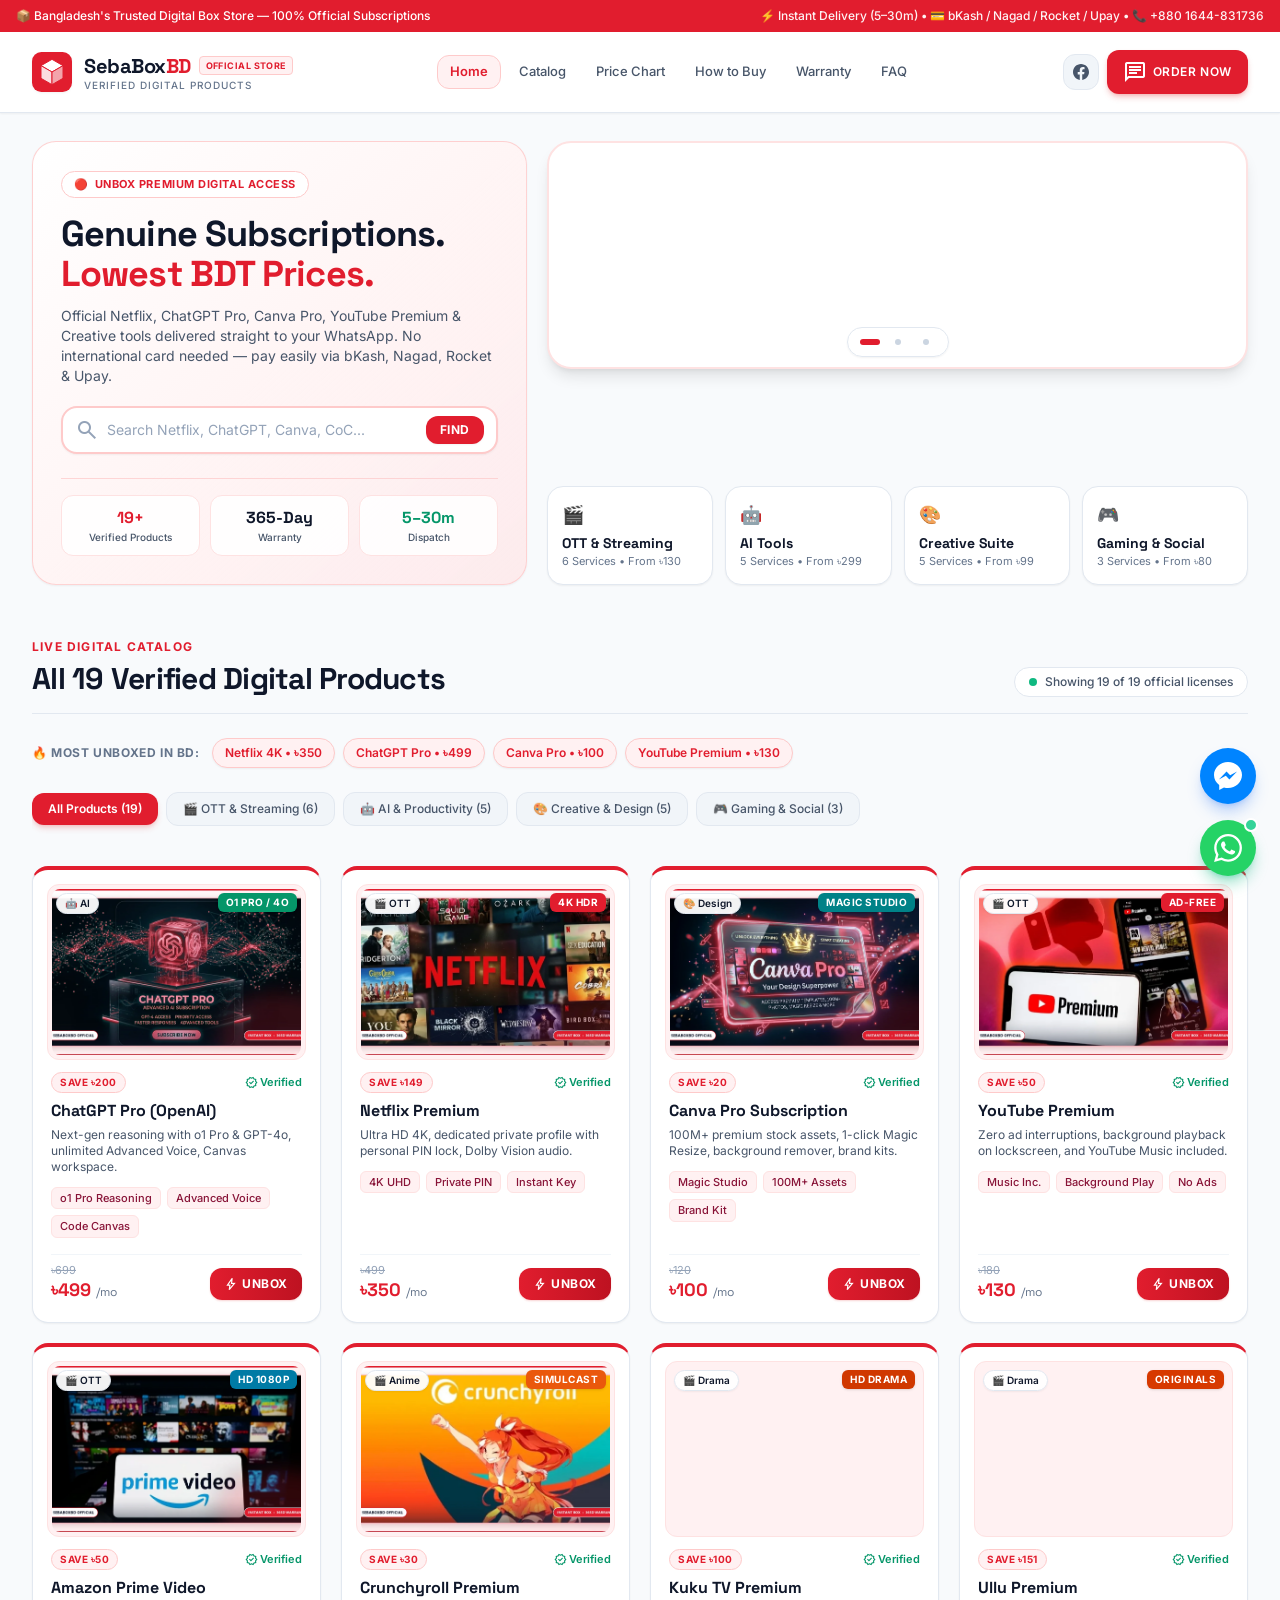
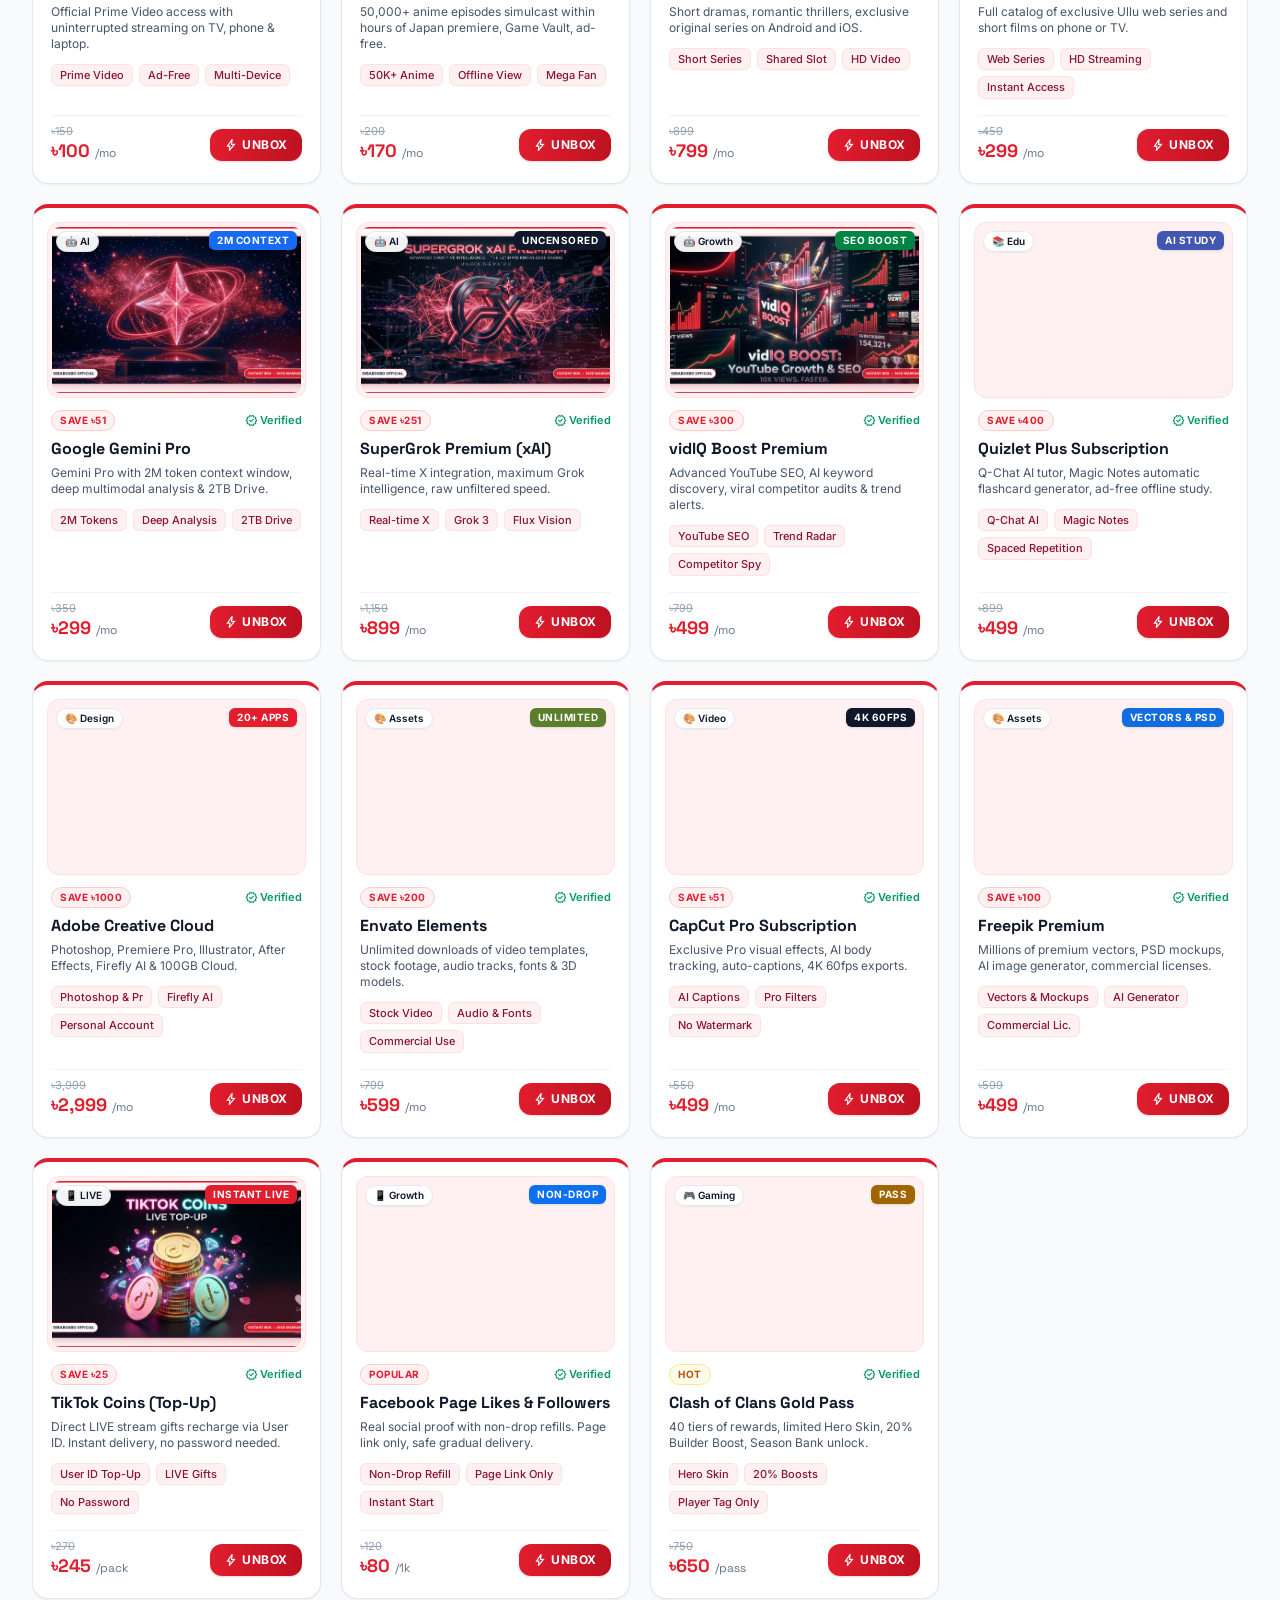
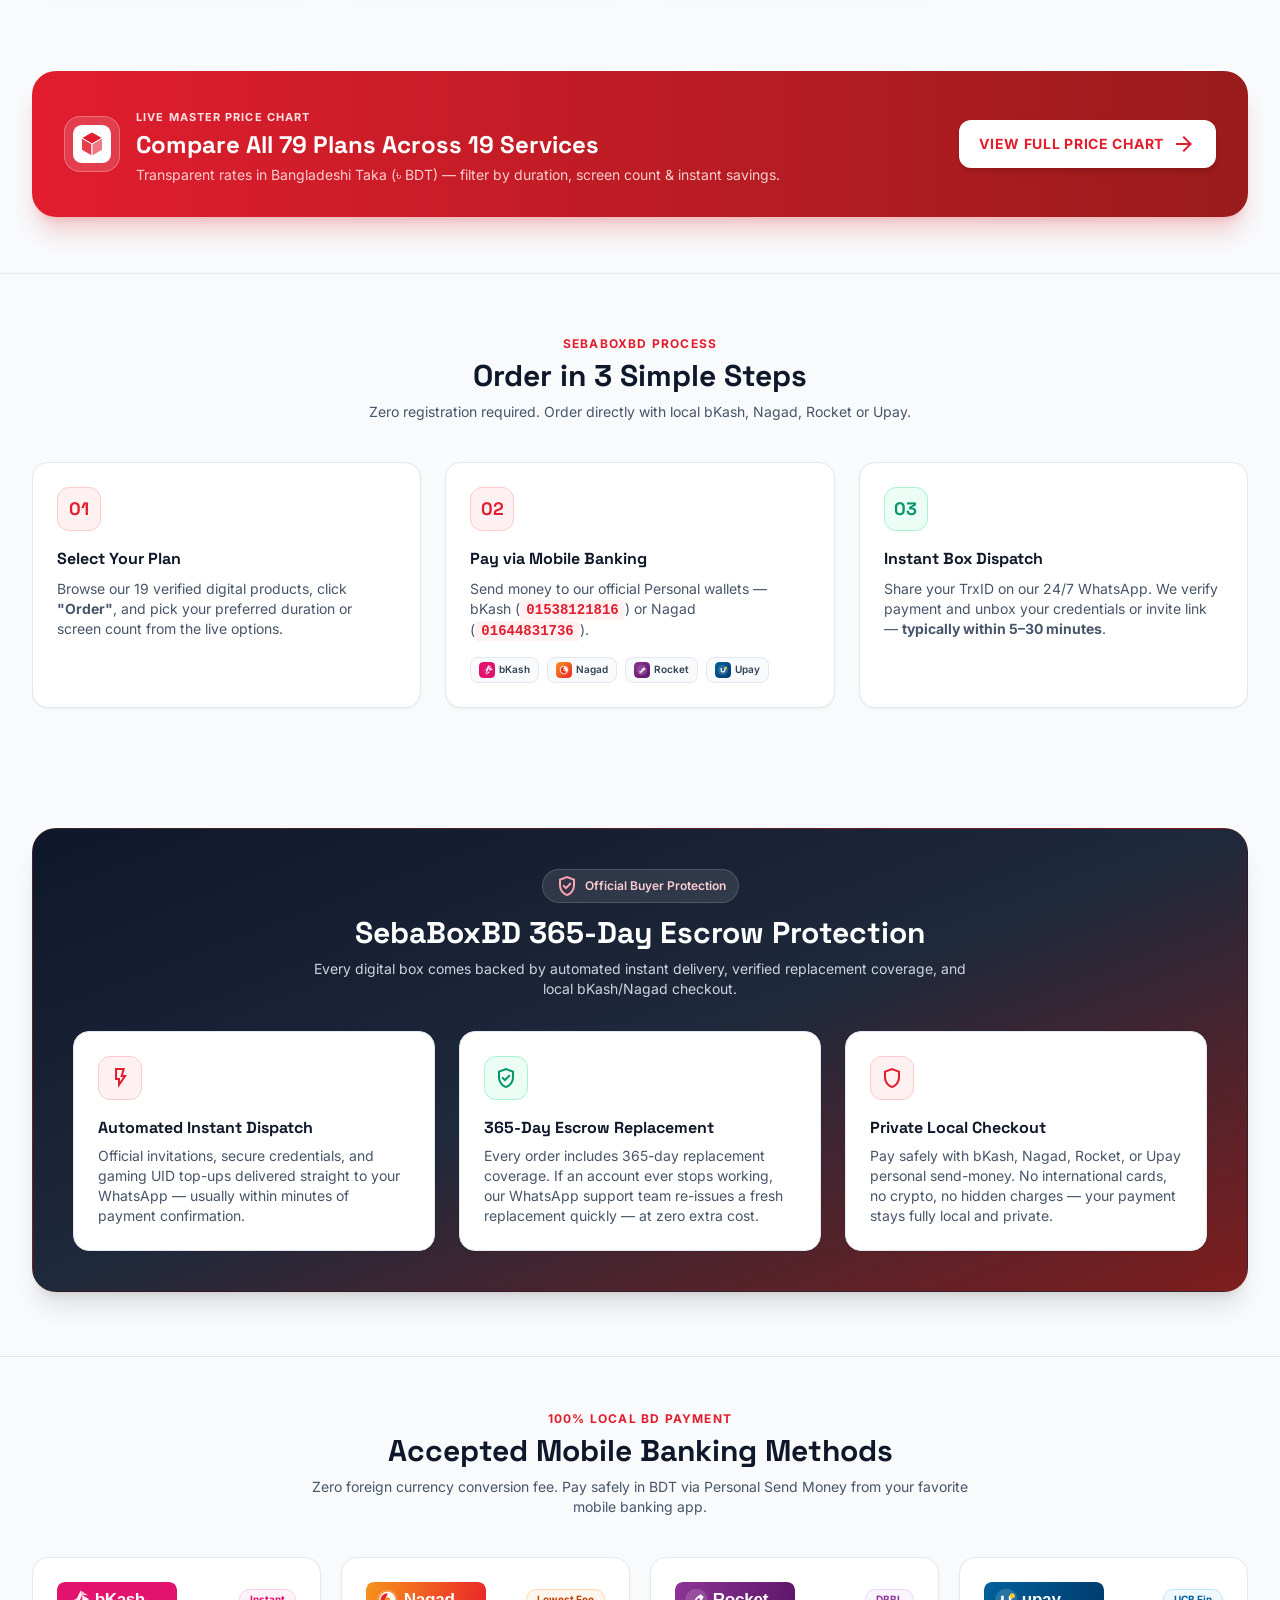
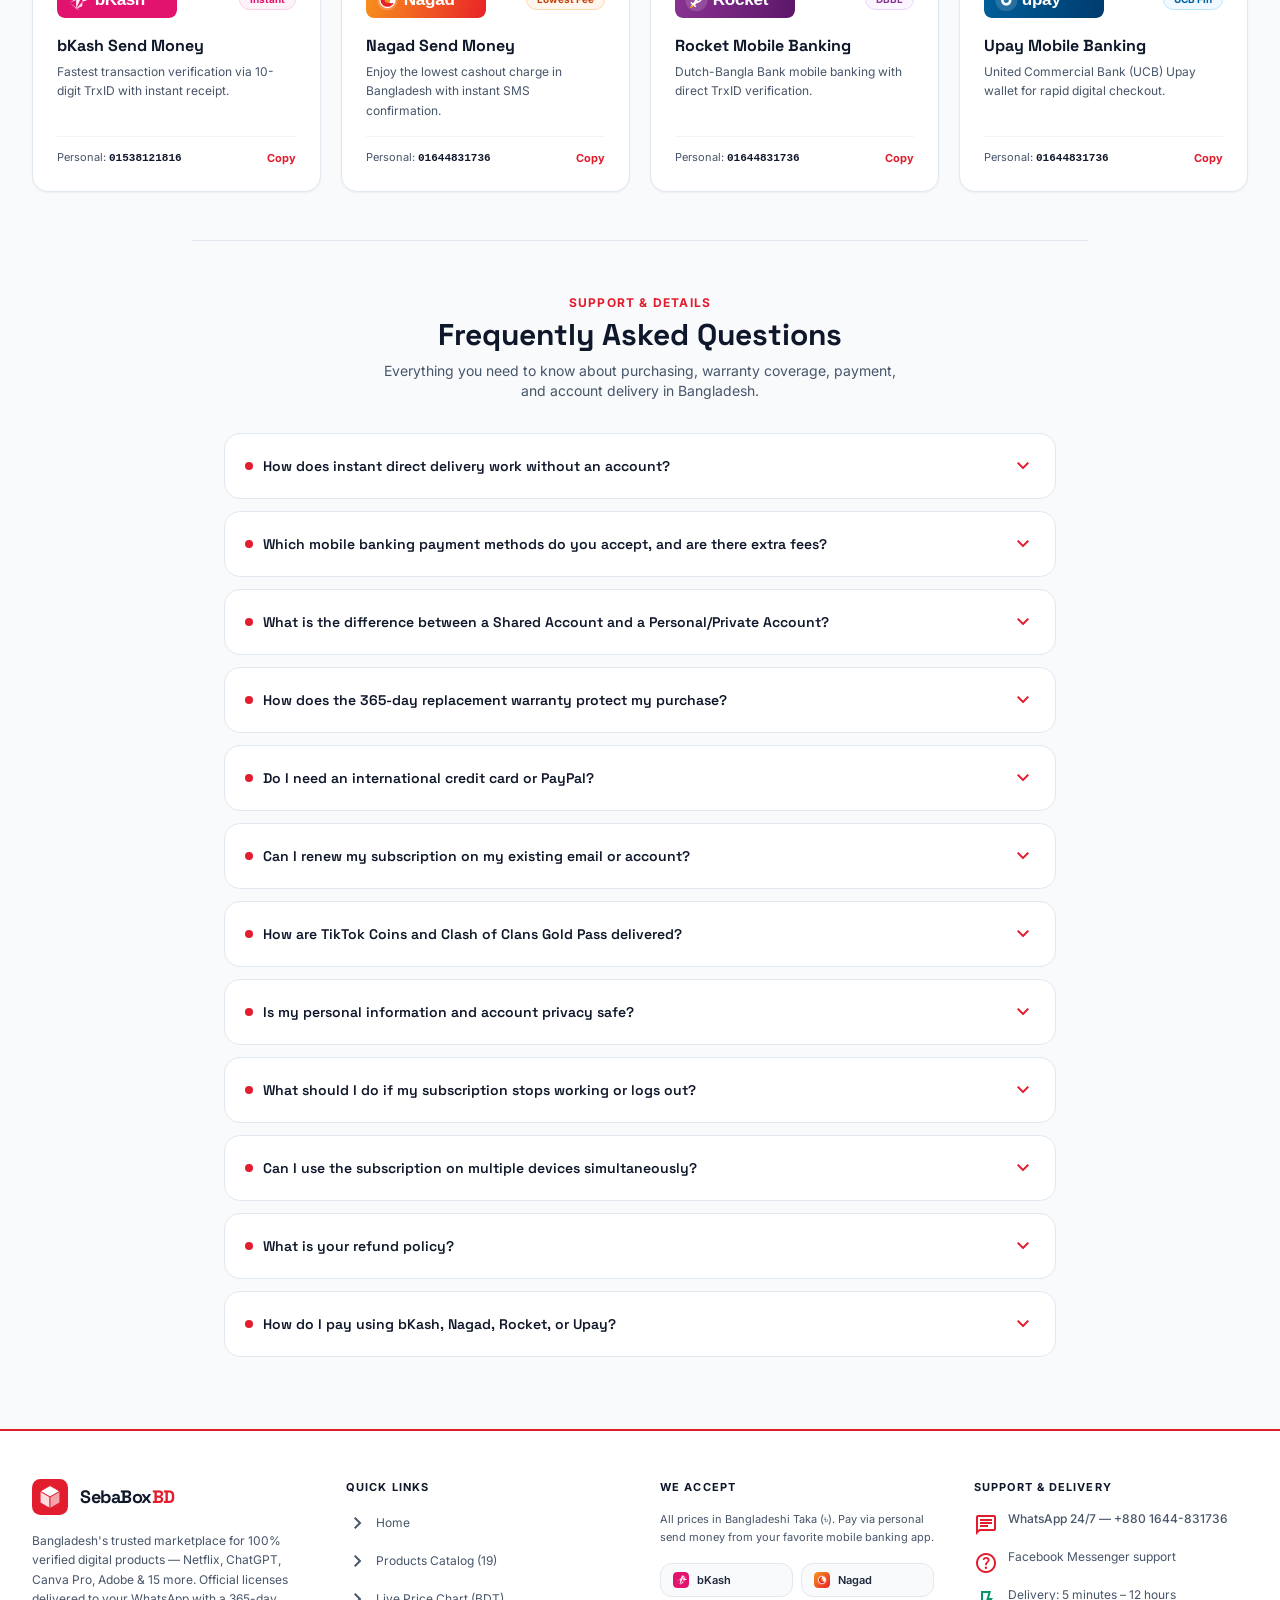
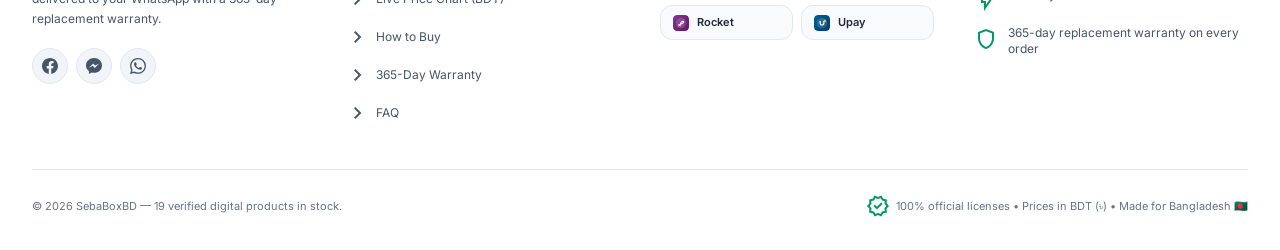
<file: index.html>
<!DOCTYPE html>
<html lang="en">
<head>
<meta charset="utf-8"/>
<meta content="width=device-width, initial-scale=1.0" name="viewport"/>
<title>Buy Premium Digital Subscriptions in Bangladesh | SebaBoxBD</title>
<meta name="description" content="Buy verified digital subscriptions in Bangladesh at lowest BDT prices. Netflix, ChatGPT, Canva &amp; Adobe via bKash/Nagad with instant delivery &amp; 365-day warranty."/>
<meta name="keywords" content="SebaBoxBD, digital subscriptions Bangladesh, Netflix BD, ChatGPT Plus Bangladesh, Canva Pro BD, YouTube Premium BDT, Adobe Creative Cloud Bangladesh, bKash, Nagad, Rocket, Upay, instant delivery"/>
<link rel="icon" type="image/svg+xml" href="sebaboxbd-icon.svg"/>
<link rel="apple-touch-icon" href="images/logo-192.png"/>
<link rel="canonical" href="https://www.sebaboxbd.com/"/>
<meta property="og:title" content="SebaBoxBD — Unbox Premium Digital Subscriptions in Bangladesh"/>
<meta property="og:description" content="Get verified digital products like Netflix, ChatGPT, Canva Pro, YouTube Premium & Adobe at lowest prices in Bangladesh. Instant delivery via bKash, Nagad, Rocket & Upay."/>
<meta property="og:image" content="https://www.sebaboxbd.com/og-image.jpg"/>
<meta property="og:url" content="https://www.sebaboxbd.com/"/>
<meta property="og:type" content="website"/>
<meta property="og:site_name" content="SebaBoxBD"/>
<meta name="twitter:card" content="summary_large_image"/>
<meta name="twitter:title" content="SebaBoxBD — Unbox Premium Digital Subscriptions in Bangladesh"/>
<meta name="twitter:description" content="Get verified digital products like Netflix, ChatGPT, Canva Pro, YouTube Premium & Adobe at lowest prices in Bangladesh."/>
<meta name="twitter:image" content="https://www.sebaboxbd.com/og-image.jpg"/>
<!-- High-Priority Asset Preloading -->
<link rel="preload" as="image" href="images/banners/hero-banner-1.webp?v=3" media="(min-width: 641px)" fetchpriority="high"/>
<link rel="preload" as="image" href="images/banners/hero-banner-1-mobile.webp?v=3" media="(max-width: 640px)" fetchpriority="high"/>
<link rel="preload" href="fonts/inter-400.woff2" as="font" type="font/woff2" crossorigin/>
<link rel="preload" href="fonts/space-grotesk-700.woff2" as="font" type="font/woff2" crossorigin/>
<link href="css/tailwind.css" rel="stylesheet"/>

<script type="application/ld+json">
{
  "@context": "https://schema.org",
  "@graph": [
    {
      "@type": ["Organization", "OnlineStore"],
      "@id": "https://www.sebaboxbd.com/#organization",
      "name": "SebaBoxBD",
      "url": "https://www.sebaboxbd.com/",
      "logo": "https://www.sebaboxbd.com/sebaboxbd-icon.svg",
      "image": "https://www.sebaboxbd.com/og-image.jpg",
      "description": "Verified digital products & subscriptions with instant delivery in Bangladesh via bKash, Nagad, Rocket, and Upay.",
      "sameAs": ["https://www.facebook.com/share/1F3zoLEESe/"],
      "currenciesAccepted": "BDT",
      "paymentAccepted": "bKash, Nagad, Rocket, Upay",
      "areaServed": { "@type": "Country", "name": "Bangladesh" },
      "contactPoint": {
        "@type": "ContactPoint",
        "telephone": "+8801644831736",
        "contactType": "customer service",
        "availableLanguage": ["English", "Bengali"]
      }
    },
    {
      "@type": "WebSite",
      "@id": "https://www.sebaboxbd.com/#website",
      "url": "https://www.sebaboxbd.com/",
      "name": "SebaBoxBD",
      "inLanguage": "en",
      "publisher": {
        "@id": "https://www.sebaboxbd.com/#organization"
      }
    },
    {
      "@type": "FAQPage",
      "@id": "https://www.sebaboxbd.com/#faq",
      "mainEntity": [
        {
          "@type": "Question",
          "name": "How does instant direct delivery work without an account?",
          "acceptedAnswer": {
            "@type": "Answer",
            "text": "No registration or login account is required. Simply select your subscription plan, choose your payment method (bKash, Nagad, Rocket, or Upay), and message our WhatsApp team. Once your TrxID is verified, your credentials or official invitation links are sent directly to your WhatsApp — usually within 5–30 minutes (up to 1–12 hours)."
          }
        },
        {
          "@type": "Question",
          "name": "Which mobile banking payment methods do you accept, and are there extra fees?",
          "acceptedAnswer": {
            "@type": "Answer",
            "text": "We accept bKash, Nagad, Rocket, and Upay Send Money to our official personal wallet numbers (bKash: 01538121816, Nagad: 01644831736). All purchases are priced in Bangladeshi Taka (BDT) with zero international transaction or currency exchange fees."
          }
        },
        {
          "@type": "Question",
          "name": "What is the difference between a Shared Account and a Personal/Private Account?",
          "acceptedAnswer": {
            "@type": "Answer",
            "text": "A Shared Account gives you a dedicated private profile with a personal 4-digit PIN lock on an official multi-screen account (strictly 1 screen at a time), offering the lowest price. A Personal/Private Account provides full master credentials or an invitation sent to your own email with complete multi-device control."
          }
        },
        {
          "@type": "Question",
          "name": "How does the 365-day replacement warranty protect my purchase?",
          "acceptedAnswer": {
            "@type": "Answer",
            "text": "Every order is covered by our 365-day replacement escrow warranty. If your subscription ever stops working or encounters issues during the active period, contact our 24/7 WhatsApp support and we will validate and re-issue a replacement slot or invitation quickly at zero extra cost."
          }
        },
        {
          "@type": "Question",
          "name": "Do I need an international credit card or PayPal?",
          "acceptedAnswer": {
            "@type": "Answer",
            "text": "No! You do not need any dual-currency credit card, passport endorsement, or PayPal account. All subscriptions are payable in BDT using local mobile banking apps: bKash, Nagad, Rocket, and Upay."
          }
        },
        {
          "@type": "Question",
          "name": "Can I renew my subscription on my existing email or account?",
          "acceptedAnswer": {
            "@type": "Answer",
            "text": "Yes! Renewable services like YouTube Premium, Canva Pro, and Adobe Creative Cloud can be renewed or activated directly on your personal Gmail/email without losing your saved projects or playlists."
          }
        },
        {
          "@type": "Question",
          "name": "How are TikTok Coins and Clash of Clans Gold Pass delivered?",
          "acceptedAnswer": {
            "@type": "Answer",
            "text": "Gaming and in-app currencies are sent directly to your Player ID, Supercell ID Tag, or TikTok Username. No password or personal login access is ever required."
          }
        },
        {
          "@type": "Question",
          "name": "Is my personal information and account privacy safe?",
          "acceptedAnswer": {
            "@type": "Answer",
            "text": "Yes, 100%. We operate under strict privacy standards. Shared profiles are PIN-protected, and for personal upgrades we only need your email address. We never store passwords or sell customer data."
          }
        },
        {
          "@type": "Question",
          "name": "What should I do if my subscription stops working or logs out?",
          "acceptedAnswer": {
            "@type": "Answer",
            "text": "Simply message our 24/7 customer support on WhatsApp (+880 1644-831736) with your order details and TrxID. Our dedicated support team verifies and restores your access or issues a replacement swiftly."
          }
        },
        {
          "@type": "Question",
          "name": "Can I use the subscription on multiple devices simultaneously?",
          "acceptedAnswer": {
            "@type": "Answer",
            "text": "For Shared Profile plans, usage is strictly 1 device/screen at a time to maintain account health. For Personal/Family subscriptions, you can log in on multiple devices according to the official plan specifications."
          }
        },
        {
          "@type": "Question",
          "name": "What is your refund policy?",
          "acceptedAnswer": {
            "@type": "Answer",
            "text": "If we fail to activate or deliver your service within our committed delivery timeframe, we issue a 100% full money-back refund back to your bKash, Nagad, Rocket, or Upay account without questions."
          }
        },
        {
          "@type": "Question",
          "name": "How do I pay using bKash, Nagad, Rocket, or Upay?",
          "acceptedAnswer": {
            "@type": "Answer",
            "text": "Open your mobile banking app, select 'Send Money', enter our official personal number (bKash: 01538121816, Nagad: 01644831736) and the exact amount in BDT. Once sent, share the 8-10 character Transaction ID (TrxID) or screenshot via WhatsApp for instant processing."
          }
        }
      ]
    }
  ]
}
</script>
</head>
<body class="bg-[#F8FAFC] font-sans antialiased text-[#0F172A] selection:bg-[#E11D2E] selection:text-white">

<!-- ================= TOP RED ANNOUNCEMENT BAR ================= -->
<div class="bg-[#E11D2E] text-white text-[11px] sm:text-xs font-medium py-2 px-4">
  <div class="max-w-7xl mx-auto flex flex-col sm:flex-row items-center justify-between gap-1 text-center sm:text-left">
    <span>📦 Bangladesh's Trusted Digital Box Store — 100% Official Subscriptions</span>
    <span class="opacity-95">⚡ Instant Delivery (5–30m) • 💳 bKash / Nagad / Rocket / Upay • 📞 +880 1644-831736</span>
  </div>
</div>

<!-- ================= STICKY WHITE NAVIGATION ================= -->
<header class="sticky top-0 z-50 bg-white/95 backdrop-blur-md border-b border-slate-200 shadow-sm">
  <div class="max-w-7xl mx-auto h-16 sm:h-20 px-4 sm:px-8 flex items-center justify-between gap-4">
    <a class="flex items-center gap-3 group" href="index.html">
      <img src="sebaboxbd-icon.svg" alt="SebaBoxBD Logo" class="h-10 w-10 object-contain group-hover:scale-105 transition-transform duration-300 drop-shadow-sm" width="40" height="40"/>
      <div class="flex flex-col">
        <div class="flex items-center gap-2">
          <span class="font-display font-bold text-lg sm:text-xl tracking-tight text-[#0F172A]">SebaBox<span class="text-[#E11D2E]">BD</span></span>
          <span class="hidden sm:inline-block px-1.5 py-0.5 rounded bg-[#FFF1F2] text-[#E11D2E] border border-red-200 text-[9px] font-bold uppercase tracking-wider">Official Store</span>
        </div>
        <span class="text-[10px] tracking-widest text-slate-500 font-medium uppercase -mt-0.5">Verified Digital Products</span>
      </div>
    </a>

    <nav class="hidden lg:flex items-center gap-1.5 text-[13px] font-medium">
      <a class="px-3 py-1.5 rounded-xl bg-[#FFF1F2] text-[#E11D2E] font-semibold border border-red-200" href="index.html">Home</a>
      <a class="px-3 py-1.5 rounded-xl text-slate-600 hover:text-[#E11D2E] hover:bg-red-50/70 transition-all" href="#catalog">Catalog</a>
      <a class="px-3 py-1.5 rounded-xl text-slate-600 hover:text-[#E11D2E] hover:bg-red-50/70 transition-all" href="pricing.html">Price Chart</a>
      <a class="px-3 py-1.5 rounded-xl text-slate-600 hover:text-[#E11D2E] hover:bg-red-50/70 transition-all" href="how-to-buy.html">How to Buy</a>
      <a class="px-3 py-1.5 rounded-xl text-slate-600 hover:text-[#E11D2E] hover:bg-red-50/70 transition-all" href="#guarantee">Warranty</a>
      <a class="px-3 py-1.5 rounded-xl text-slate-600 hover:text-[#E11D2E] hover:bg-red-50/70 transition-all" href="#faq">FAQ</a>
    </nav>

    <div class="flex items-center gap-2">
      <a href="https://www.facebook.com/share/1F3zoLEESe/" target="_blank" class="w-9 h-9 rounded-xl bg-slate-100 border border-slate-200 flex items-center justify-center text-slate-600 hover:text-[#E11D2E] hover:bg-[#FFF1F2] hover:border-red-200 transition-all" aria-label="Facebook Page">
        <svg class="w-4 h-4" fill="currentColor" viewBox="0 0 24 24"><path d="M24 12.073C24 5.405 18.627 0 12 0S0 5.405 0 12.073c0 6.021 4.388 11.015 10.125 11.927v-8.42H7.078v-3.507h3.047V9.412c0-3.046 1.792-4.727 4.533-4.727 1.312 0 2.686.235 2.686.235v2.97H15.83c-1.491 0-1.956.93-1.956 1.886v2.267h3.328l-.532 3.507h-2.796V24C19.612 23.088 24 18.094 24 12.073z"/></svg>
      </a>
      <a href="https://wa.me/8801644831736?text=Hello%20SebaBoxBD!%20I%20want%20to%20order." target="_blank" class="hidden sm:flex items-center gap-1.5 px-4 py-2.5 rounded-xl bg-[#E11D2E] hover:bg-[#BE1221] text-white font-semibold text-xs uppercase tracking-wider shadow-md shadow-red-600/25 transition-all">
        <span class="material-symbols-outlined text-[15px]">chat</span>
        <span>Order Now</span>
      </a>
      <button class="lg:hidden p-2 rounded-xl bg-slate-100 border border-slate-200 text-slate-700 hover:text-[#E11D2E] focus:outline-none" onclick="toggleMobileMenu()" aria-label="Toggle Menu">
        <span class="material-symbols-outlined text-2xl">menu</span>
      </button>
    </div>
  </div>

  <!-- Mobile Navigation Drawer -->
  <div class="hidden lg:hidden border-t border-slate-200 bg-white px-6 py-4 flex flex-col gap-2 text-sm text-slate-700 shadow-lg" id="mobileMenu">
    <a class="py-2 px-3 rounded-xl bg-[#FFF1F2] text-[#E11D2E] font-semibold" href="index.html" onclick="toggleMobileMenu()">Home</a>
    <a class="py-2 px-3 rounded-xl hover:bg-slate-50 transition-colors border-b border-slate-100" href="#catalog" onclick="toggleMobileMenu()">Catalog (19 Products)</a>
    <a class="py-2 px-3 rounded-xl hover:bg-slate-50 transition-colors border-b border-slate-100" href="pricing.html">Price Chart (BDT)</a>
    <a class="py-2 px-3 rounded-xl hover:bg-slate-50 transition-colors border-b border-slate-100" href="how-to-buy.html">How to Buy</a>
    <a class="py-2 px-3 rounded-xl hover:bg-slate-50 transition-colors border-b border-slate-100" href="#guarantee" onclick="toggleMobileMenu()">365-Day Warranty</a>
    <a class="py-2 px-3 rounded-xl hover:bg-slate-50 transition-colors border-b border-slate-100" href="#faq" onclick="toggleMobileMenu()">FAQ</a>
    <a class="mt-2 py-2.5 rounded-xl bg-[#E11D2E] hover:bg-[#BE1221] text-white font-bold text-center uppercase tracking-wider flex items-center justify-center gap-2 shadow-md shadow-red-600/25" href="https://wa.me/8801644831736?text=Hello%20SebaBoxBD!%20I%20want%20to%20order." target="_blank">
      <span class="material-symbols-outlined text-[18px]">chat</span>
      <span>Order on WhatsApp</span>
    </a>
  </div>
</header>

<main class="overflow-hidden">
<!-- ================= BENTO RED & WHITE HERO SECTION ================= -->
<section class="pt-5 sm:pt-7 pb-6 px-4 sm:px-6 lg:px-8 max-w-7xl mx-auto">
  <div class="grid grid-cols-1 lg:grid-cols-12 gap-5 items-stretch">

    <!-- Left Column: Crisp White & Soft Red Hero Card + Search -->
    <div class="lg:col-span-5 bg-gradient-to-br from-white via-[#FFF5F5] to-[#FFE4E6]/70 border border-red-200/80 rounded-3xl p-6 sm:p-7 shadow-sm flex flex-col justify-between">
      <div>
        <div class="inline-flex items-center gap-1.5 px-3 py-1 rounded-full bg-white border border-red-200 text-[#E11D2E] text-[11px] font-bold uppercase tracking-wider shadow-xs mb-4">
          <span>🔴</span>
          <span>Unbox Premium Digital Access</span>
        </div>

        <h1 class="font-display text-2xl sm:text-3xl xl:text-4xl font-bold text-[#0F172A] leading-tight tracking-tight">
          Genuine Subscriptions. <span class="text-[#E11D2E]">Lowest BDT Prices.</span>
        </h1>

        <p class="text-xs sm:text-sm text-slate-600 mt-3 leading-relaxed">
          Official Netflix, ChatGPT Pro, Canva Pro, YouTube Premium &amp; Creative tools delivered straight to your WhatsApp. No international card needed — pay easily via bKash, Nagad, Rocket &amp; Upay.
        </p>

        <!-- Integrated Live Autocomplete Search Box -->
        <div class="mt-5 relative z-30" id="searchContainer">
          <div class="relative flex items-center bg-white rounded-2xl border-2 border-red-200 focus-within:border-[#E11D2E] focus-within:ring-4 focus-within:ring-red-100 px-3 py-2 shadow-sm transition-all">
            <span class="material-symbols-outlined text-slate-400 mr-2 text-[20px] shrink-0">search</span>
            <input class="w-full bg-transparent border-none text-xs sm:text-sm text-slate-900 placeholder:text-slate-400 focus:outline-none focus:ring-0 p-0" id="searchInput" autocomplete="off" spellcheck="false" placeholder="Search Netflix, ChatGPT, Canva, CoC..." type="text"/>
            <button id="searchClearBtn" type="button" aria-label="Clear search" class="hidden shrink-0 p-1 text-slate-400 hover:text-[#E11D2E] transition-colors mr-1">
              <span class="material-symbols-outlined text-[18px] leading-none">close</span>
            </button>
            <button id="searchSubmitBtn" type="button" class="shrink-0 ml-1 px-3.5 py-1.5 rounded-xl bg-[#E11D2E] hover:bg-[#BE1221] text-white font-bold text-[11px] sm:text-xs tracking-wider uppercase shadow-sm transition-all" onclick="submitSearchOrScroll()">
              Find
            </button>
          </div>

          <!-- Floating Live Autocomplete Dropdown -->
          <div id="searchSuggestions" class="hidden absolute left-0 right-0 top-full mt-2 bg-white border border-slate-200 rounded-2xl shadow-2xl overflow-hidden z-50 transition-all">
            <!-- Dynamically rendered by app.js -->
          </div>
        </div>
      </div>

      <!-- Quick Stat Badges Row -->
      <div class="grid grid-cols-3 gap-2.5 mt-6 pt-4 border-t border-red-200/70">
        <div class="bg-white/90 border border-red-100 rounded-xl p-2.5 text-center">
          <div class="font-display font-bold text-sm sm:text-base text-[#E11D2E]">19+</div>
          <div class="text-[10px] font-medium text-slate-600">Verified Products</div>
        </div>
        <div class="bg-white/90 border border-red-100 rounded-xl p-2.5 text-center">
          <div class="font-display font-bold text-sm sm:text-base text-[#0F172A]">365-Day</div>
          <div class="text-[10px] font-medium text-slate-600">Warranty</div>
        </div>
        <div class="bg-white/90 border border-red-100 rounded-xl p-2.5 text-center">
          <div class="font-display font-bold text-sm sm:text-base text-emerald-600">5–30m</div>
          <div class="text-[10px] font-medium text-slate-600">Dispatch</div>
        </div>
      </div>
    </div>

    <!-- Right Column: Hero Carousel + 4 Quick Category Cards -->
    <div class="lg:col-span-7 flex flex-col justify-between gap-4">
      <!-- Interactive Hero Banner Carousel -->
      <div id="heroSliderContainer" class="relative w-full rounded-3xl overflow-hidden border-2 border-red-100 shadow-lg group select-none bg-white aspect-[800/420] sm:aspect-[1600/520]">
        <div id="heroSliderTrack" class="flex h-full w-full transition-transform duration-500 ease-out will-change-transform">
          <div class="min-w-full h-full flex-shrink-0 relative cursor-pointer" onclick="document.getElementById('catalog').scrollIntoView({behavior: 'smooth'})">
            <picture class="block w-full h-full">
              <source media="(max-width: 640px)" srcset="images/banners/hero-banner-1-mobile.webp?v=3">
              <img src="images/banners/hero-banner-1.webp?v=3" alt="Premium Streaming & OTT Subscriptions - SebaBoxBD" class="w-full h-full object-cover object-center block select-none" loading="eager" fetchpriority="high" decoding="async" width="1600" height="520">
            </picture>
          </div>
          <div class="min-w-full h-full flex-shrink-0 relative cursor-pointer" onclick="document.getElementById('catalog').scrollIntoView({behavior: 'smooth'})">
            <picture class="block w-full h-full">
              <source media="(max-width: 640px)" srcset="images/banners/hero-banner-2-mobile.webp?v=3">
              <img src="images/banners/hero-banner-2.webp?v=3" alt="AI Tools & Creative Software Licenses - SebaBoxBD" class="w-full h-full object-cover object-center block select-none" loading="lazy" decoding="async" width="1600" height="520">
            </picture>
          </div>
          <div class="min-w-full h-full flex-shrink-0 relative cursor-pointer" onclick="document.getElementById('catalog').scrollIntoView({behavior: 'smooth'})">
            <picture class="block w-full h-full">
              <source media="(max-width: 640px)" srcset="images/banners/hero-banner-3-mobile.webp?v=3">
              <img src="images/banners/hero-banner-3.webp?v=3" alt="Gaming & Social Media Top-Ups - SebaBoxBD" class="w-full h-full object-cover object-center block select-none" loading="lazy" decoding="async" width="1600" height="520">
            </picture>
          </div>
        </div>

        <!-- Navigation Arrows -->
        <button id="heroPrevBtn" aria-label="Previous Slide" onclick="prevHeroSlide()" class="hidden sm:flex absolute left-3 top-1/2 -translate-y-1/2 z-20 w-9 h-9 rounded-full bg-white/90 hover:bg-[#E11D2E] text-slate-800 hover:text-white border border-slate-200 items-center justify-center transition-all opacity-0 group-hover:opacity-100 shadow-md">
          <svg class="w-4 h-4" fill="none" stroke="currentColor" viewBox="0 0 24 24"><path stroke-linecap="round" stroke-linejoin="round" stroke-width="2.5" d="M15 19l-7-7 7-7"/></svg>
        </button>
        <button id="heroNextBtn" aria-label="Next Slide" onclick="nextHeroSlide()" class="hidden sm:flex absolute right-3 top-1/2 -translate-y-1/2 z-20 w-9 h-9 rounded-full bg-white/90 hover:bg-[#E11D2E] text-slate-800 hover:text-white border border-slate-200 items-center justify-center transition-all opacity-0 group-hover:opacity-100 shadow-md">
          <svg class="w-4 h-4" fill="none" stroke="currentColor" viewBox="0 0 24 24"><path stroke-linecap="round" stroke-linejoin="round" stroke-width="2.5" d="M9 5l7 7-7 7"/></svg>
        </button>

        <!-- Slide Dots -->
        <div class="absolute bottom-2.5 left-1/2 -translate-x-1/2 z-20 flex items-center gap-1 bg-white/90 backdrop-blur-md px-2.5 py-1 rounded-full border border-slate-200 shadow-sm" id="heroDots">
          <button onclick="gotoHeroSlide(0)" aria-label="Slide 1" class="hero-dot w-6 h-5 flex items-center justify-center"><span class="hero-dot-bar w-5 h-1.5 rounded-full bg-[#E11D2E] transition-all"></span></button>
          <button onclick="gotoHeroSlide(1)" aria-label="Slide 2" class="hero-dot w-6 h-5 flex items-center justify-center"><span class="hero-dot-bar w-1.5 h-1.5 rounded-full bg-slate-300 hover:bg-slate-500 transition-all"></span></button>
          <button onclick="gotoHeroSlide(2)" aria-label="Slide 3" class="hero-dot w-6 h-5 flex items-center justify-center"><span class="hero-dot-bar w-1.5 h-1.5 rounded-full bg-slate-300 hover:bg-slate-500 transition-all"></span></button>
        </div>
      </div>

      <!-- 4 Quick-Filter Category Cards -->
      <div class="grid grid-cols-2 sm:grid-cols-4 gap-3">
        <button type="button" onclick="setTab('ott', document.querySelector('#filterTabs [data-tab=ott]')); document.getElementById('catalog').scrollIntoView({behavior:'smooth'});" class="bg-white border border-slate-200 hover:border-[#E11D2E]/50 hover:bg-[#FFF1F2]/50 rounded-2xl p-3.5 text-left shadow-sm hover:shadow-md transition-all group">
          <div class="text-lg mb-1">🎬</div>
          <div class="font-display font-bold text-xs sm:text-sm text-slate-900 group-hover:text-[#E11D2E] transition-colors">OTT &amp; Streaming</div>
          <div class="text-[11px] text-slate-500">6 Services • From ৳130</div>
        </button>
        <button type="button" onclick="setTab('ai', document.querySelector('#filterTabs [data-tab=ai]')); document.getElementById('catalog').scrollIntoView({behavior:'smooth'});" class="bg-white border border-slate-200 hover:border-[#E11D2E]/50 hover:bg-[#FFF1F2]/50 rounded-2xl p-3.5 text-left shadow-sm hover:shadow-md transition-all group">
          <div class="text-lg mb-1">🤖</div>
          <div class="font-display font-bold text-xs sm:text-sm text-slate-900 group-hover:text-[#E11D2E] transition-colors">AI Tools</div>
          <div class="text-[11px] text-slate-500">5 Services • From ৳299</div>
        </button>
        <button type="button" onclick="setTab('creative', document.querySelector('#filterTabs [data-tab=creative]')); document.getElementById('catalog').scrollIntoView({behavior:'smooth'});" class="bg-white border border-slate-200 hover:border-[#E11D2E]/50 hover:bg-[#FFF1F2]/50 rounded-2xl p-3.5 text-left shadow-sm hover:shadow-md transition-all group">
          <div class="text-lg mb-1">🎨</div>
          <div class="font-display font-bold text-xs sm:text-sm text-slate-900 group-hover:text-[#E11D2E] transition-colors">Creative Suite</div>
          <div class="text-[11px] text-slate-500">5 Services • From ৳99</div>
        </button>
        <button type="button" onclick="setTab('social-gaming', document.querySelector('#filterTabs [data-tab=social-gaming]')); document.getElementById('catalog').scrollIntoView({behavior:'smooth'});" class="bg-white border border-slate-200 hover:border-[#E11D2E]/50 hover:bg-[#FFF1F2]/50 rounded-2xl p-3.5 text-left shadow-sm hover:shadow-md transition-all group">
          <div class="text-lg mb-1">🎮</div>
          <div class="font-display font-bold text-xs sm:text-sm text-slate-900 group-hover:text-[#E11D2E] transition-colors">Gaming &amp; Social</div>
          <div class="text-[11px] text-slate-500">3 Services • From ৳80</div>
        </button>
      </div>
    </div>

  </div>
</section>

<!-- ================= 19 VERIFIED DIGITAL PRODUCTS CATALOG ================= -->
<section class="pt-6 pb-12 px-4 sm:px-6 lg:px-8 max-w-7xl mx-auto" id="catalog">
  <div class="flex flex-col md:flex-row md:items-end justify-between gap-4 mb-6 pb-4 border-b border-slate-200">
    <div>
      <span class="text-xs font-bold uppercase tracking-widest text-[#E11D2E]">Live Digital Catalog</span>
      <h2 class="font-display text-2xl sm:text-3xl font-bold text-[#0F172A] mt-1 tracking-tight">All 19 Verified Digital Products</h2>
    </div>
    <div class="text-xs text-slate-600 flex items-center gap-2 bg-white px-3.5 py-1.5 rounded-full border border-slate-200 shadow-xs">
      <span class="w-2 h-2 rounded-full bg-emerald-500"></span>
      <span id="activeCountText" class="font-medium">Showing 19 of 19 official licenses</span>
    </div>
  </div>

  <!-- Most Unboxed in BD Quick-Pick Bar -->
  <div class="flex items-center gap-2 overflow-x-auto pb-3 mb-3 scrollbar-none">
    <span class="shrink-0 text-xs font-bold uppercase tracking-wider text-slate-500 flex items-center gap-1 pr-1">
      <span>🔥 Most Unboxed in BD:</span>
    </span>
    <button type="button" onclick="openProductPage(392)" class="shrink-0 px-3 py-1.5 rounded-full text-xs font-semibold bg-[#FFF1F2] text-[#E11D2E] border border-red-200 hover:bg-[#E11D2E] hover:text-white transition-all shadow-sm">
      Netflix 4K • ৳350
    </button>
    <button type="button" onclick="openProductPage(142)" class="shrink-0 px-3 py-1.5 rounded-full text-xs font-semibold bg-[#FFF1F2] text-[#E11D2E] border border-red-200 hover:bg-[#E11D2E] hover:text-white transition-all shadow-sm">
      ChatGPT Pro • ৳499
    </button>
    <button type="button" onclick="openProductPage(858)" class="shrink-0 px-3 py-1.5 rounded-full text-xs font-semibold bg-[#FFF1F2] text-[#E11D2E] border border-red-200 hover:bg-[#E11D2E] hover:text-white transition-all shadow-sm">
      Canva Pro • ৳100
    </button>
    <button type="button" onclick="openProductPage(861)" class="shrink-0 px-3 py-1.5 rounded-full text-xs font-semibold bg-[#FFF1F2] text-[#E11D2E] border border-red-200 hover:bg-[#E11D2E] hover:text-white transition-all shadow-sm">
      YouTube Premium • ৳130
    </button>
  </div>

  <!-- Filter Tabs -->
  <div class="flex items-center gap-2 overflow-x-auto pb-4 mb-6 scrollbar-none" id="filterTabs">
    <button data-tab="all" class="tab-btn active shrink-0 px-4 py-2 rounded-xl text-xs font-semibold bg-[#E11D2E] text-white shadow-md shadow-red-600/20 transition-all" onclick="setTab('all', this)">
      All Products (19)
    </button>
    <button data-tab="ott" class="tab-btn shrink-0 px-4 py-2 rounded-xl text-xs font-medium glass-pill text-slate-600 transition-all" onclick="setTab('ott', this)">
      🎬 OTT &amp; Streaming (6)
    </button>
    <button data-tab="ai" class="tab-btn shrink-0 px-4 py-2 rounded-xl text-xs font-medium glass-pill text-slate-600 transition-all" onclick="setTab('ai', this)">
      🤖 AI &amp; Productivity (5)
    </button>
    <button data-tab="creative" class="tab-btn shrink-0 px-4 py-2 rounded-xl text-xs font-medium glass-pill text-slate-600 transition-all" onclick="setTab('creative', this)">
      🎨 Creative &amp; Design (5)
    </button>
    <button data-tab="social-gaming" class="tab-btn shrink-0 px-4 py-2 rounded-xl text-xs font-medium glass-pill text-slate-600 transition-all" onclick="setTab('social-gaming', this)">
      🎮 Gaming &amp; Social (3)
    </button>
  </div>

  <!-- 19 Framed White Box Product Cards Grid -->
  <div class="grid grid-cols-2 sm:grid-cols-2 lg:grid-cols-3 xl:grid-cols-4 gap-3 sm:gap-5" id="productsGrid">

    <!-- 7. ChatGPT Pro (OpenAI) -->
    <div class="product-item bg-white border border-slate-200 border-t-4 border-t-[#E11D2E] rounded-2xl p-2.5 sm:p-3.5 shadow-sm hover:shadow-xl hover:border-[#E11D2E]/50 hover:-translate-y-1 flex flex-col justify-between transition-all duration-300 cursor-pointer group" data-category="ai" data-product-id="142" data-title="chatgpt pro" onclick="if (!event.target.closest('a')) openProductPage(142)">
      <div class="relative h-28 sm:h-44 rounded-xl overflow-hidden bg-[#FFF1F2] border border-red-100 p-1">
        <img src="images/products/chatgpt-pro-subscription-bd.webp?v=3" alt="ChatGPT Pro (OpenAI)" class="w-full h-full object-cover rounded-lg transition-transform duration-700 group-hover:scale-105" loading="lazy" decoding="async" width="600" height="338"/>
        <div class="absolute top-2 right-2 px-2 py-0.5 rounded-md text-[8px] sm:text-[10px] font-bold text-white uppercase tracking-wider shadow" style="background-color: #059669;">o1 Pro / 4o</div>
        <div class="absolute top-2 left-2 px-2 py-0.5 rounded-full text-[8px] sm:text-[10px] font-semibold bg-white/95 text-[#0F172A] border border-slate-200 shadow-sm">🤖 AI</div>
      </div>
      <div class="pt-3 px-1 pb-1 flex flex-col flex-grow justify-between">
        <div>
          <div class="flex items-center justify-between gap-1 mb-1.5">
            <span class="px-2 py-0.5 rounded-full bg-[#FFF1F2] text-[#E11D2E] border border-red-200 text-[8px] sm:text-[10px] font-bold uppercase tracking-wider">SAVE ৳200</span>
            <span class="text-[9px] sm:text-[11px] text-emerald-600 font-semibold flex items-center gap-0.5"><span class="material-symbols-outlined text-[12px] sm:text-[13px]">verified</span> Verified</span>
          </div>
          <a href="product.html?id=142" class="block">
            <h3 class="font-display font-bold text-slate-900 group-hover:text-[#E11D2E] text-xs sm:text-base leading-tight line-clamp-1 sm:line-clamp-none transition-colors">ChatGPT Pro (OpenAI)</h3>
          </a>
          <p class="text-[11px] sm:text-xs text-slate-600 mt-1 line-clamp-2 leading-relaxed hidden sm:block">Next-gen reasoning with o1 Pro &amp; GPT-4o, unlimited Advanced Voice, Canvas workspace.</p>
          <div class="hidden sm:flex flex-wrap items-center gap-1.5 mt-3">
            <span class="px-2 py-0.5 bg-[#FFF1F2] border border-red-100 rounded-md text-[11px] text-rose-900 font-medium">o1 Pro Reasoning</span>
            <span class="px-2 py-0.5 bg-[#FFF1F2] border border-red-100 rounded-md text-[11px] text-rose-900 font-medium">Advanced Voice</span>
            <span class="px-2 py-0.5 bg-[#FFF1F2] border border-red-100 rounded-md text-[11px] text-rose-900 font-medium">Code Canvas</span>
          </div>
        </div>
        <div class="mt-3 sm:mt-4 pt-2.5 border-t border-slate-100 flex items-center justify-between gap-1">
          <div>
            <span class="text-[9px] sm:text-[11px] text-slate-400 line-through block leading-none">৳699</span>
            <div class="text-xs sm:text-lg font-display font-bold text-[#E11D2E] leading-tight">৳499 <span class="text-[9px] sm:text-xs font-normal text-slate-500">/mo</span></div>
          </div>
          <a href="product.html?id=142" class="px-2.5 sm:px-3.5 py-1.5 sm:py-2 rounded-lg sm:rounded-xl bg-gradient-to-r from-[#E11D2E] to-[#BE1221] hover:from-[#BE1221] hover:to-[#9F1239] text-white font-bold text-[10px] sm:text-xs uppercase tracking-wider flex items-center justify-center gap-0.5 sm:gap-1 shadow-sm shadow-red-600/20 transition-all shrink-0">
            <span class="material-symbols-outlined text-[12px] sm:text-[14px]">bolt</span>
            <span>Unbox</span>
          </a>
        </div>
      </div>
    </div>

    <!-- 1. Netflix Premium -->
    <div class="product-item bg-white border border-slate-200 border-t-4 border-t-[#E11D2E] rounded-2xl p-2.5 sm:p-3.5 shadow-sm hover:shadow-xl hover:border-[#E11D2E]/50 hover:-translate-y-1 flex flex-col justify-between transition-all duration-300 cursor-pointer group" data-category="ott" data-product-id="392" data-title="netflix premium" onclick="if (!event.target.closest('a')) openProductPage(392)">
      <div class="relative h-28 sm:h-44 rounded-xl overflow-hidden bg-[#FFF1F2] border border-red-100 p-1">
        <img src="images/products/netflix-premium-subscription-bd.webp?v=3" alt="Netflix Premium" class="w-full h-full object-cover rounded-lg transition-transform duration-700 group-hover:scale-105" loading="lazy" decoding="async" width="600" height="338"/>
        <div class="absolute top-2 right-2 px-2 py-0.5 rounded-md text-[8px] sm:text-[10px] font-bold text-white uppercase tracking-wider shadow" style="background-color: #E11D2E;">4K HDR</div>
        <div class="absolute top-2 left-2 px-2 py-0.5 rounded-full text-[8px] sm:text-[10px] font-semibold bg-white/95 text-[#0F172A] border border-slate-200 shadow-sm">🎬 OTT</div>
      </div>
      <div class="pt-3 px-1 pb-1 flex flex-col flex-grow justify-between">
        <div>
          <div class="flex items-center justify-between gap-1 mb-1.5">
            <span class="px-2 py-0.5 rounded-full bg-[#FFF1F2] text-[#E11D2E] border border-red-200 text-[8px] sm:text-[10px] font-bold uppercase tracking-wider">SAVE ৳149</span>
            <span class="text-[9px] sm:text-[11px] text-emerald-600 font-semibold flex items-center gap-0.5"><span class="material-symbols-outlined text-[12px] sm:text-[13px]">verified</span> Verified</span>
          </div>
          <a href="product.html?id=392" class="block">
            <h3 class="font-display font-bold text-slate-900 group-hover:text-[#E11D2E] text-xs sm:text-base leading-tight line-clamp-1 sm:line-clamp-none transition-colors">Netflix Premium</h3>
          </a>
          <p class="text-[11px] sm:text-xs text-slate-600 mt-1 line-clamp-2 leading-relaxed hidden sm:block">Ultra HD 4K, dedicated private profile with personal PIN lock, Dolby Vision audio.</p>
          <div class="hidden sm:flex flex-wrap items-center gap-1.5 mt-3">
            <span class="px-2 py-0.5 bg-[#FFF1F2] border border-red-100 rounded-md text-[11px] text-rose-900 font-medium">4K UHD</span>
            <span class="px-2 py-0.5 bg-[#FFF1F2] border border-red-100 rounded-md text-[11px] text-rose-900 font-medium">Private PIN</span>
            <span class="px-2 py-0.5 bg-[#FFF1F2] border border-red-100 rounded-md text-[11px] text-rose-900 font-medium">Instant Key</span>
          </div>
        </div>
        <div class="mt-3 sm:mt-4 pt-2.5 border-t border-slate-100 flex items-center justify-between gap-1">
          <div>
            <span class="text-[9px] sm:text-[11px] text-slate-400 line-through block leading-none">৳499</span>
            <div class="text-xs sm:text-lg font-display font-bold text-[#E11D2E] leading-tight">৳350 <span class="text-[9px] sm:text-xs font-normal text-slate-500">/mo</span></div>
          </div>
          <a href="product.html?id=392" class="px-2.5 sm:px-3.5 py-1.5 sm:py-2 rounded-lg sm:rounded-xl bg-gradient-to-r from-[#E11D2E] to-[#BE1221] hover:from-[#BE1221] hover:to-[#9F1239] text-white font-bold text-[10px] sm:text-xs uppercase tracking-wider flex items-center justify-center gap-0.5 sm:gap-1 shadow-sm shadow-red-600/20 transition-all shrink-0">
            <span class="material-symbols-outlined text-[12px] sm:text-[14px]">bolt</span>
            <span>Unbox</span>
          </a>
        </div>
      </div>
    </div>

    <!-- 12. Canva Pro Subscription -->
    <div class="product-item bg-white border border-slate-200 border-t-4 border-t-[#E11D2E] rounded-2xl p-2.5 sm:p-3.5 shadow-sm hover:shadow-xl hover:border-[#E11D2E]/50 hover:-translate-y-1 flex flex-col justify-between transition-all duration-300 cursor-pointer group" data-category="creative" data-product-id="858" data-title="canva pro" onclick="if (!event.target.closest('a')) openProductPage(858)">
      <div class="relative h-28 sm:h-44 rounded-xl overflow-hidden bg-[#FFF1F2] border border-red-100 p-1">
        <img src="images/products/canva-pro-subscription-bd.webp?v=3" alt="Canva Pro Subscription" class="w-full h-full object-cover rounded-lg transition-transform duration-700 group-hover:scale-105" loading="lazy" decoding="async" width="600" height="338"/>
        <div class="absolute top-2 right-2 px-2 py-0.5 rounded-md text-[8px] sm:text-[10px] font-bold text-white uppercase tracking-wider shadow" style="background-color: #008287;">Magic Studio</div>
        <div class="absolute top-2 left-2 px-2 py-0.5 rounded-full text-[8px] sm:text-[10px] font-semibold bg-white/95 text-[#0F172A] border border-slate-200 shadow-sm">🎨 Design</div>
      </div>
      <div class="pt-3 px-1 pb-1 flex flex-col flex-grow justify-between">
        <div>
          <div class="flex items-center justify-between gap-1 mb-1.5">
            <span class="px-2 py-0.5 rounded-full bg-[#FFF1F2] text-[#E11D2E] border border-red-200 text-[8px] sm:text-[10px] font-bold uppercase tracking-wider">SAVE ৳20</span>
            <span class="text-[9px] sm:text-[11px] text-emerald-600 font-semibold flex items-center gap-0.5"><span class="material-symbols-outlined text-[12px] sm:text-[13px]">verified</span> Verified</span>
          </div>
          <a href="product.html?id=858" class="block">
            <h3 class="font-display font-bold text-slate-900 group-hover:text-[#E11D2E] text-xs sm:text-base leading-tight line-clamp-1 sm:line-clamp-none transition-colors">Canva Pro Subscription</h3>
          </a>
          <p class="text-[11px] sm:text-xs text-slate-600 mt-1 line-clamp-2 leading-relaxed hidden sm:block">100M+ premium stock assets, 1-click Magic Resize, background remover, brand kits.</p>
          <div class="hidden sm:flex flex-wrap items-center gap-1.5 mt-3">
            <span class="px-2 py-0.5 bg-[#FFF1F2] border border-red-100 rounded-md text-[11px] text-rose-900 font-medium">Magic Studio</span>
            <span class="px-2 py-0.5 bg-[#FFF1F2] border border-red-100 rounded-md text-[11px] text-rose-900 font-medium">100M+ Assets</span>
            <span class="px-2 py-0.5 bg-[#FFF1F2] border border-red-100 rounded-md text-[11px] text-rose-900 font-medium">Brand Kit</span>
          </div>
        </div>
        <div class="mt-3 sm:mt-4 pt-2.5 border-t border-slate-100 flex items-center justify-between gap-1">
          <div>
            <span class="text-[9px] sm:text-[11px] text-slate-400 line-through block leading-none">৳120</span>
            <div class="text-xs sm:text-lg font-display font-bold text-[#E11D2E] leading-tight">৳100 <span class="text-[9px] sm:text-xs font-normal text-slate-500">/mo</span></div>
          </div>
          <a href="product.html?id=858" class="px-2.5 sm:px-3.5 py-1.5 sm:py-2 rounded-lg sm:rounded-xl bg-gradient-to-r from-[#E11D2E] to-[#BE1221] hover:from-[#BE1221] hover:to-[#9F1239] text-white font-bold text-[10px] sm:text-xs uppercase tracking-wider flex items-center justify-center gap-0.5 sm:gap-1 shadow-sm shadow-red-600/20 transition-all shrink-0">
            <span class="material-symbols-outlined text-[12px] sm:text-[14px]">bolt</span>
            <span>Unbox</span>
          </a>
        </div>
      </div>
    </div>

    <!-- 3. YouTube Premium -->
    <div class="product-item bg-white border border-slate-200 border-t-4 border-t-[#E11D2E] rounded-2xl p-2.5 sm:p-3.5 shadow-sm hover:shadow-xl hover:border-[#E11D2E]/50 hover:-translate-y-1 flex flex-col justify-between transition-all duration-300 cursor-pointer group" data-category="ott" data-product-id="861" data-title="youtube premium" onclick="if (!event.target.closest('a')) openProductPage(861)">
      <div class="relative h-28 sm:h-44 rounded-xl overflow-hidden bg-[#FFF1F2] border border-red-100 p-1">
        <img src="images/products/youtube-premium-subscription-bd.webp?v=3" alt="YouTube Premium" class="w-full h-full object-cover rounded-lg transition-transform duration-700 group-hover:scale-105" loading="lazy" decoding="async" width="600" height="338"/>
        <div class="absolute top-2 right-2 px-2 py-0.5 rounded-md text-[8px] sm:text-[10px] font-bold text-white uppercase tracking-wider shadow" style="background-color: #E11D2E;">Ad-Free</div>
        <div class="absolute top-2 left-2 px-2 py-0.5 rounded-full text-[8px] sm:text-[10px] font-semibold bg-white/95 text-[#0F172A] border border-slate-200 shadow-sm">🎬 OTT</div>
      </div>
      <div class="pt-3 px-1 pb-1 flex flex-col flex-grow justify-between">
        <div>
          <div class="flex items-center justify-between gap-1 mb-1.5">
            <span class="px-2 py-0.5 rounded-full bg-[#FFF1F2] text-[#E11D2E] border border-red-200 text-[8px] sm:text-[10px] font-bold uppercase tracking-wider">SAVE ৳50</span>
            <span class="text-[9px] sm:text-[11px] text-emerald-600 font-semibold flex items-center gap-0.5"><span class="material-symbols-outlined text-[12px] sm:text-[13px]">verified</span> Verified</span>
          </div>
          <a href="product.html?id=861" class="block">
            <h3 class="font-display font-bold text-slate-900 group-hover:text-[#E11D2E] text-xs sm:text-base leading-tight line-clamp-1 sm:line-clamp-none transition-colors">YouTube Premium</h3>
          </a>
          <p class="text-[11px] sm:text-xs text-slate-600 mt-1 line-clamp-2 leading-relaxed hidden sm:block">Zero ad interruptions, background playback on lockscreen, and YouTube Music included.</p>
          <div class="hidden sm:flex flex-wrap items-center gap-1.5 mt-3">
            <span class="px-2 py-0.5 bg-[#FFF1F2] border border-red-100 rounded-md text-[11px] text-rose-900 font-medium">Music Inc.</span>
            <span class="px-2 py-0.5 bg-[#FFF1F2] border border-red-100 rounded-md text-[11px] text-rose-900 font-medium">Background Play</span>
            <span class="px-2 py-0.5 bg-[#FFF1F2] border border-red-100 rounded-md text-[11px] text-rose-900 font-medium">No Ads</span>
          </div>
        </div>
        <div class="mt-3 sm:mt-4 pt-2.5 border-t border-slate-100 flex items-center justify-between gap-1">
          <div>
            <span class="text-[9px] sm:text-[11px] text-slate-400 line-through block leading-none">৳180</span>
            <div class="text-xs sm:text-lg font-display font-bold text-[#E11D2E] leading-tight">৳130 <span class="text-[9px] sm:text-xs font-normal text-slate-500">/mo</span></div>
          </div>
          <a href="product.html?id=861" class="px-2.5 sm:px-3.5 py-1.5 sm:py-2 rounded-lg sm:rounded-xl bg-gradient-to-r from-[#E11D2E] to-[#BE1221] hover:from-[#BE1221] hover:to-[#9F1239] text-white font-bold text-[10px] sm:text-xs uppercase tracking-wider flex items-center justify-center gap-0.5 sm:gap-1 shadow-sm shadow-red-600/20 transition-all shrink-0">
            <span class="material-symbols-outlined text-[12px] sm:text-[14px]">bolt</span>
            <span>Unbox</span>
          </a>
        </div>
      </div>
    </div>

    <!-- 2. Amazon Prime Video -->
    <div class="product-item bg-white border border-slate-200 border-t-4 border-t-[#E11D2E] rounded-2xl p-2.5 sm:p-3.5 shadow-sm hover:shadow-xl hover:border-[#E11D2E]/50 hover:-translate-y-1 flex flex-col justify-between transition-all duration-300 cursor-pointer group" data-category="ott" data-product-id="390" data-title="amazon prime video" onclick="if (!event.target.closest('a')) openProductPage(390)">
      <div class="relative h-28 sm:h-44 rounded-xl overflow-hidden bg-[#FFF1F2] border border-red-100 p-1">
        <img src="images/products/amazon-prime-video-subscription-bd.webp?v=3" alt="Amazon Prime Video" class="w-full h-full object-cover rounded-lg transition-transform duration-700 group-hover:scale-105" loading="lazy" decoding="async" width="600" height="338"/>
        <div class="absolute top-2 right-2 px-2 py-0.5 rounded-md text-[8px] sm:text-[10px] font-bold text-white uppercase tracking-wider shadow" style="background-color: #007BA5;">HD 1080p</div>
        <div class="absolute top-2 left-2 px-2 py-0.5 rounded-full text-[8px] sm:text-[10px] font-semibold bg-white/95 text-[#0F172A] border border-slate-200 shadow-sm">🎬 OTT</div>
      </div>
      <div class="pt-3 px-1 pb-1 flex flex-col flex-grow justify-between">
        <div>
          <div class="flex items-center justify-between gap-1 mb-1.5">
            <span class="px-2 py-0.5 rounded-full bg-[#FFF1F2] text-[#E11D2E] border border-red-200 text-[8px] sm:text-[10px] font-bold uppercase tracking-wider">SAVE ৳50</span>
            <span class="text-[9px] sm:text-[11px] text-emerald-600 font-semibold flex items-center gap-0.5"><span class="material-symbols-outlined text-[12px] sm:text-[13px]">verified</span> Verified</span>
          </div>
          <a href="product.html?id=390" class="block">
            <h3 class="font-display font-bold text-slate-900 group-hover:text-[#E11D2E] text-xs sm:text-base leading-tight line-clamp-1 sm:line-clamp-none transition-colors">Amazon Prime Video</h3>
          </a>
          <p class="text-[11px] sm:text-xs text-slate-600 mt-1 line-clamp-2 leading-relaxed hidden sm:block">Official Prime Video access with uninterrupted streaming on TV, phone &amp; laptop.</p>
          <div class="hidden sm:flex flex-wrap items-center gap-1.5 mt-3">
            <span class="px-2 py-0.5 bg-[#FFF1F2] border border-red-100 rounded-md text-[11px] text-rose-900 font-medium">Prime Video</span>
            <span class="px-2 py-0.5 bg-[#FFF1F2] border border-red-100 rounded-md text-[11px] text-rose-900 font-medium">Ad-Free</span>
            <span class="px-2 py-0.5 bg-[#FFF1F2] border border-red-100 rounded-md text-[11px] text-rose-900 font-medium">Multi-Device</span>
          </div>
        </div>
        <div class="mt-3 sm:mt-4 pt-2.5 border-t border-slate-100 flex items-center justify-between gap-1">
          <div>
            <span class="text-[9px] sm:text-[11px] text-slate-400 line-through block leading-none">৳150</span>
            <div class="text-xs sm:text-lg font-display font-bold text-[#E11D2E] leading-tight">৳100 <span class="text-[9px] sm:text-xs font-normal text-slate-500">/mo</span></div>
          </div>
          <a href="product.html?id=390" class="px-2.5 sm:px-3.5 py-1.5 sm:py-2 rounded-lg sm:rounded-xl bg-gradient-to-r from-[#E11D2E] to-[#BE1221] hover:from-[#BE1221] hover:to-[#9F1239] text-white font-bold text-[10px] sm:text-xs uppercase tracking-wider flex items-center justify-center gap-0.5 sm:gap-1 shadow-sm shadow-red-600/20 transition-all shrink-0">
            <span class="material-symbols-outlined text-[12px] sm:text-[14px]">bolt</span>
            <span>Unbox</span>
          </a>
        </div>
      </div>
    </div>

    <!-- 4. Crunchyroll Premium -->
    <div class="product-item bg-white border border-slate-200 border-t-4 border-t-[#E11D2E] rounded-2xl p-2.5 sm:p-3.5 shadow-sm hover:shadow-xl hover:border-[#E11D2E]/50 hover:-translate-y-1 flex flex-col justify-between transition-all duration-300 cursor-pointer group" data-category="ott" data-product-id="865" data-title="crunchyroll premium" onclick="if (!event.target.closest('a')) openProductPage(865)">
      <div class="relative h-28 sm:h-44 rounded-xl overflow-hidden bg-[#FFF1F2] border border-red-100 p-1">
        <img src="images/products/crunchyroll-premium-subscription-bd.webp?v=3" alt="Crunchyroll Premium" class="w-full h-full object-cover rounded-lg transition-transform duration-700 group-hover:scale-105" loading="lazy" decoding="async" width="600" height="338"/>
        <div class="absolute top-2 right-2 px-2 py-0.5 rounded-md text-[8px] sm:text-[10px] font-bold text-white uppercase tracking-wider shadow" style="background-color: #EA580C;">Simulcast</div>
        <div class="absolute top-2 left-2 px-2 py-0.5 rounded-full text-[8px] sm:text-[10px] font-semibold bg-white/95 text-[#0F172A] border border-slate-200 shadow-sm">🎬 Anime</div>
      </div>
      <div class="pt-3 px-1 pb-1 flex flex-col flex-grow justify-between">
        <div>
          <div class="flex items-center justify-between gap-1 mb-1.5">
            <span class="px-2 py-0.5 rounded-full bg-[#FFF1F2] text-[#E11D2E] border border-red-200 text-[8px] sm:text-[10px] font-bold uppercase tracking-wider">SAVE ৳30</span>
            <span class="text-[9px] sm:text-[11px] text-emerald-600 font-semibold flex items-center gap-0.5"><span class="material-symbols-outlined text-[12px] sm:text-[13px]">verified</span> Verified</span>
          </div>
          <a href="product.html?id=865" class="block">
            <h3 class="font-display font-bold text-slate-900 group-hover:text-[#E11D2E] text-xs sm:text-base leading-tight line-clamp-1 sm:line-clamp-none transition-colors">Crunchyroll Premium</h3>
          </a>
          <p class="text-[11px] sm:text-xs text-slate-600 mt-1 line-clamp-2 leading-relaxed hidden sm:block">50,000+ anime episodes simulcast within hours of Japan premiere, Game Vault, ad-free.</p>
          <div class="hidden sm:flex flex-wrap items-center gap-1.5 mt-3">
            <span class="px-2 py-0.5 bg-[#FFF1F2] border border-red-100 rounded-md text-[11px] text-rose-900 font-medium">50K+ Anime</span>
            <span class="px-2 py-0.5 bg-[#FFF1F2] border border-red-100 rounded-md text-[11px] text-rose-900 font-medium">Offline View</span>
            <span class="px-2 py-0.5 bg-[#FFF1F2] border border-red-100 rounded-md text-[11px] text-rose-900 font-medium">Mega Fan</span>
          </div>
        </div>
        <div class="mt-3 sm:mt-4 pt-2.5 border-t border-slate-100 flex items-center justify-between gap-1">
          <div>
            <span class="text-[9px] sm:text-[11px] text-slate-400 line-through block leading-none">৳200</span>
            <div class="text-xs sm:text-lg font-display font-bold text-[#E11D2E] leading-tight">৳170 <span class="text-[9px] sm:text-xs font-normal text-slate-500">/mo</span></div>
          </div>
          <a href="product.html?id=865" class="px-2.5 sm:px-3.5 py-1.5 sm:py-2 rounded-lg sm:rounded-xl bg-gradient-to-r from-[#E11D2E] to-[#BE1221] hover:from-[#BE1221] hover:to-[#9F1239] text-white font-bold text-[10px] sm:text-xs uppercase tracking-wider flex items-center justify-center gap-0.5 sm:gap-1 shadow-sm shadow-red-600/20 transition-all shrink-0">
            <span class="material-symbols-outlined text-[12px] sm:text-[14px]">bolt</span>
            <span>Unbox</span>
          </a>
        </div>
      </div>
    </div>

    <!-- 5. Kuku TV Premium -->
    <div class="product-item bg-white border border-slate-200 border-t-4 border-t-[#E11D2E] rounded-2xl p-2.5 sm:p-3.5 shadow-sm hover:shadow-xl hover:border-[#E11D2E]/50 hover:-translate-y-1 flex flex-col justify-between transition-all duration-300 cursor-pointer group" data-category="ott" data-product-id="1328" data-title="kuku tv premium" onclick="if (!event.target.closest('a')) openProductPage(1328)">
      <div class="relative h-28 sm:h-44 rounded-xl overflow-hidden bg-[#FFF1F2] border border-red-100 p-1">
        <img src="images/products/kuku-tv-premium-bangladesh-price.webp?v=3" alt="Kuku TV Premium" class="w-full h-full object-cover rounded-lg transition-transform duration-700 group-hover:scale-105" loading="lazy" decoding="async" width="600" height="338"/>
        <div class="absolute top-2 right-2 px-2 py-0.5 rounded-md text-[8px] sm:text-[10px] font-bold text-white uppercase tracking-wider shadow" style="background-color: #D03800;">HD Drama</div>
        <div class="absolute top-2 left-2 px-2 py-0.5 rounded-full text-[8px] sm:text-[10px] font-semibold bg-white/95 text-[#0F172A] border border-slate-200 shadow-sm">🎬 Drama</div>
      </div>
      <div class="pt-3 px-1 pb-1 flex flex-col flex-grow justify-between">
        <div>
          <div class="flex items-center justify-between gap-1 mb-1.5">
            <span class="px-2 py-0.5 rounded-full bg-[#FFF1F2] text-[#E11D2E] border border-red-200 text-[8px] sm:text-[10px] font-bold uppercase tracking-wider">SAVE ৳100</span>
            <span class="text-[9px] sm:text-[11px] text-emerald-600 font-semibold flex items-center gap-0.5"><span class="material-symbols-outlined text-[12px] sm:text-[13px]">verified</span> Verified</span>
          </div>
          <a href="product.html?id=1328" class="block">
            <h3 class="font-display font-bold text-slate-900 group-hover:text-[#E11D2E] text-xs sm:text-base leading-tight line-clamp-1 sm:line-clamp-none transition-colors">Kuku TV Premium</h3>
          </a>
          <p class="text-[11px] sm:text-xs text-slate-600 mt-1 line-clamp-2 leading-relaxed hidden sm:block">Short dramas, romantic thrillers, exclusive original series on Android and iOS.</p>
          <div class="hidden sm:flex flex-wrap items-center gap-1.5 mt-3">
            <span class="px-2 py-0.5 bg-[#FFF1F2] border border-red-100 rounded-md text-[11px] text-rose-900 font-medium">Short Series</span>
            <span class="px-2 py-0.5 bg-[#FFF1F2] border border-red-100 rounded-md text-[11px] text-rose-900 font-medium">Shared Slot</span>
            <span class="px-2 py-0.5 bg-[#FFF1F2] border border-red-100 rounded-md text-[11px] text-rose-900 font-medium">HD Video</span>
          </div>
        </div>
        <div class="mt-3 sm:mt-4 pt-2.5 border-t border-slate-100 flex items-center justify-between gap-1">
          <div>
            <span class="text-[9px] sm:text-[11px] text-slate-400 line-through block leading-none">৳899</span>
            <div class="text-xs sm:text-lg font-display font-bold text-[#E11D2E] leading-tight">৳799 <span class="text-[9px] sm:text-xs font-normal text-slate-500">/mo</span></div>
          </div>
          <a href="product.html?id=1328" class="px-2.5 sm:px-3.5 py-1.5 sm:py-2 rounded-lg sm:rounded-xl bg-gradient-to-r from-[#E11D2E] to-[#BE1221] hover:from-[#BE1221] hover:to-[#9F1239] text-white font-bold text-[10px] sm:text-xs uppercase tracking-wider flex items-center justify-center gap-0.5 sm:gap-1 shadow-sm shadow-red-600/20 transition-all shrink-0">
            <span class="material-symbols-outlined text-[12px] sm:text-[14px]">bolt</span>
            <span>Unbox</span>
          </a>
        </div>
      </div>
    </div>

    <!-- 6. Ullu Premium -->
    <div class="product-item bg-white border border-slate-200 border-t-4 border-t-[#E11D2E] rounded-2xl p-2.5 sm:p-3.5 shadow-sm hover:shadow-xl hover:border-[#E11D2E]/50 hover:-translate-y-1 flex flex-col justify-between transition-all duration-300 cursor-pointer group" data-category="ott" data-product-id="389" data-title="ullu premium" onclick="if (!event.target.closest('a')) openProductPage(389)">
      <div class="relative h-28 sm:h-44 rounded-xl overflow-hidden bg-[#FFF1F2] border border-red-100 p-1">
        <img src="images/products/ullu-premium-subscription.webp?v=3" alt="Ullu Premium" class="w-full h-full object-cover rounded-lg transition-transform duration-700 group-hover:scale-105" loading="lazy" decoding="async" width="600" height="338"/>
        <div class="absolute top-2 right-2 px-2 py-0.5 rounded-md text-[8px] sm:text-[10px] font-bold text-white uppercase tracking-wider shadow" style="background-color: #D73900;">Originals</div>
        <div class="absolute top-2 left-2 px-2 py-0.5 rounded-full text-[8px] sm:text-[10px] font-semibold bg-white/95 text-[#0F172A] border border-slate-200 shadow-sm">🎬 Drama</div>
      </div>
      <div class="pt-3 px-1 pb-1 flex flex-col flex-grow justify-between">
        <div>
          <div class="flex items-center justify-between gap-1 mb-1.5">
            <span class="px-2 py-0.5 rounded-full bg-[#FFF1F2] text-[#E11D2E] border border-red-200 text-[8px] sm:text-[10px] font-bold uppercase tracking-wider">SAVE ৳151</span>
            <span class="text-[9px] sm:text-[11px] text-emerald-600 font-semibold flex items-center gap-0.5"><span class="material-symbols-outlined text-[12px] sm:text-[13px]">verified</span> Verified</span>
          </div>
          <a href="product.html?id=389" class="block">
            <h3 class="font-display font-bold text-slate-900 group-hover:text-[#E11D2E] text-xs sm:text-base leading-tight line-clamp-1 sm:line-clamp-none transition-colors">Ullu Premium</h3>
          </a>
          <p class="text-[11px] sm:text-xs text-slate-600 mt-1 line-clamp-2 leading-relaxed hidden sm:block">Full catalog of exclusive Ullu web series and short films on phone or TV.</p>
          <div class="hidden sm:flex flex-wrap items-center gap-1.5 mt-3">
            <span class="px-2 py-0.5 bg-[#FFF1F2] border border-red-100 rounded-md text-[11px] text-rose-900 font-medium">Web Series</span>
            <span class="px-2 py-0.5 bg-[#FFF1F2] border border-red-100 rounded-md text-[11px] text-rose-900 font-medium">HD Streaming</span>
            <span class="px-2 py-0.5 bg-[#FFF1F2] border border-red-100 rounded-md text-[11px] text-rose-900 font-medium">Instant Access</span>
          </div>
        </div>
        <div class="mt-3 sm:mt-4 pt-2.5 border-t border-slate-100 flex items-center justify-between gap-1">
          <div>
            <span class="text-[9px] sm:text-[11px] text-slate-400 line-through block leading-none">৳450</span>
            <div class="text-xs sm:text-lg font-display font-bold text-[#E11D2E] leading-tight">৳299 <span class="text-[9px] sm:text-xs font-normal text-slate-500">/mo</span></div>
          </div>
          <a href="product.html?id=389" class="px-2.5 sm:px-3.5 py-1.5 sm:py-2 rounded-lg sm:rounded-xl bg-gradient-to-r from-[#E11D2E] to-[#BE1221] hover:from-[#BE1221] hover:to-[#9F1239] text-white font-bold text-[10px] sm:text-xs uppercase tracking-wider flex items-center justify-center gap-0.5 sm:gap-1 shadow-sm shadow-red-600/20 transition-all shrink-0">
            <span class="material-symbols-outlined text-[12px] sm:text-[14px]">bolt</span>
            <span>Unbox</span>
          </a>
        </div>
      </div>
    </div>

    <!-- 8. Google Gemini Pro -->
    <div class="product-item bg-white border border-slate-200 border-t-4 border-t-[#E11D2E] rounded-2xl p-2.5 sm:p-3.5 shadow-sm hover:shadow-xl hover:border-[#E11D2E]/50 hover:-translate-y-1 flex flex-col justify-between transition-all duration-300 cursor-pointer group" data-category="ai" data-product-id="852" data-title="google gemini pro" onclick="if (!event.target.closest('a')) openProductPage(852)">
      <div class="relative h-28 sm:h-44 rounded-xl overflow-hidden bg-[#FFF1F2] border border-red-100 p-1">
        <img src="images/products/google-gemini-pro-subscription-bd.webp?v=3" alt="Google Gemini Pro" class="w-full h-full object-cover rounded-lg transition-transform duration-700 group-hover:scale-105" loading="lazy" decoding="async" width="600" height="338"/>
        <div class="absolute top-2 right-2 px-2 py-0.5 rounded-md text-[8px] sm:text-[10px] font-bold text-white uppercase tracking-wider shadow" style="background-color: #186AF2;">2M Context</div>
        <div class="absolute top-2 left-2 px-2 py-0.5 rounded-full text-[8px] sm:text-[10px] font-semibold bg-white/95 text-[#0F172A] border border-slate-200 shadow-sm">🤖 AI</div>
      </div>
      <div class="pt-3 px-1 pb-1 flex flex-col flex-grow justify-between">
        <div>
          <div class="flex items-center justify-between gap-1 mb-1.5">
            <span class="px-2 py-0.5 rounded-full bg-[#FFF1F2] text-[#E11D2E] border border-red-200 text-[8px] sm:text-[10px] font-bold uppercase tracking-wider">SAVE ৳51</span>
            <span class="text-[9px] sm:text-[11px] text-emerald-600 font-semibold flex items-center gap-0.5"><span class="material-symbols-outlined text-[12px] sm:text-[13px]">verified</span> Verified</span>
          </div>
          <a href="product.html?id=852" class="block">
            <h3 class="font-display font-bold text-slate-900 group-hover:text-[#E11D2E] text-xs sm:text-base leading-tight line-clamp-1 sm:line-clamp-none transition-colors">Google Gemini Pro</h3>
          </a>
          <p class="text-[11px] sm:text-xs text-slate-600 mt-1 line-clamp-2 leading-relaxed hidden sm:block">Gemini Pro with 2M token context window, deep multimodal analysis &amp; 2TB Drive.</p>
          <div class="hidden sm:flex flex-wrap items-center gap-1.5 mt-3">
            <span class="px-2 py-0.5 bg-[#FFF1F2] border border-red-100 rounded-md text-[11px] text-rose-900 font-medium">2M Tokens</span>
            <span class="px-2 py-0.5 bg-[#FFF1F2] border border-red-100 rounded-md text-[11px] text-rose-900 font-medium">Deep Analysis</span>
            <span class="px-2 py-0.5 bg-[#FFF1F2] border border-red-100 rounded-md text-[11px] text-rose-900 font-medium">2TB Drive</span>
          </div>
        </div>
        <div class="mt-3 sm:mt-4 pt-2.5 border-t border-slate-100 flex items-center justify-between gap-1">
          <div>
            <span class="text-[9px] sm:text-[11px] text-slate-400 line-through block leading-none">৳350</span>
            <div class="text-xs sm:text-lg font-display font-bold text-[#E11D2E] leading-tight">৳299 <span class="text-[9px] sm:text-xs font-normal text-slate-500">/mo</span></div>
          </div>
          <a href="product.html?id=852" class="px-2.5 sm:px-3.5 py-1.5 sm:py-2 rounded-lg sm:rounded-xl bg-gradient-to-r from-[#E11D2E] to-[#BE1221] hover:from-[#BE1221] hover:to-[#9F1239] text-white font-bold text-[10px] sm:text-xs uppercase tracking-wider flex items-center justify-center gap-0.5 sm:gap-1 shadow-sm shadow-red-600/20 transition-all shrink-0">
            <span class="material-symbols-outlined text-[12px] sm:text-[14px]">bolt</span>
            <span>Unbox</span>
          </a>
        </div>
      </div>
    </div>

    <!-- 9. SuperGrok Premium (xAI) -->
    <div class="product-item bg-white border border-slate-200 border-t-4 border-t-[#E11D2E] rounded-2xl p-2.5 sm:p-3.5 shadow-sm hover:shadow-xl hover:border-[#E11D2E]/50 hover:-translate-y-1 flex flex-col justify-between transition-all duration-300 cursor-pointer group" data-category="ai" data-product-id="854" data-title="supergrok premium (xai)" onclick="if (!event.target.closest('a')) openProductPage(854)">
      <div class="relative h-28 sm:h-44 rounded-xl overflow-hidden bg-[#FFF1F2] border border-red-100 p-1">
        <img src="images/products/supergrok-premium-subscription-bd.webp?v=3" alt="SuperGrok Premium (xAI)" class="w-full h-full object-cover rounded-lg transition-transform duration-700 group-hover:scale-105" loading="lazy" decoding="async" width="600" height="338"/>
        <div class="absolute top-2 right-2 px-2 py-0.5 rounded-md text-[8px] sm:text-[10px] font-bold text-white uppercase tracking-wider shadow" style="background-color: #0F172A;">Uncensored</div>
        <div class="absolute top-2 left-2 px-2 py-0.5 rounded-full text-[8px] sm:text-[10px] font-semibold bg-white/95 text-[#0F172A] border border-slate-200 shadow-sm">🤖 AI</div>
      </div>
      <div class="pt-3 px-1 pb-1 flex flex-col flex-grow justify-between">
        <div>
          <div class="flex items-center justify-between gap-1 mb-1.5">
            <span class="px-2 py-0.5 rounded-full bg-[#FFF1F2] text-[#E11D2E] border border-red-200 text-[8px] sm:text-[10px] font-bold uppercase tracking-wider">SAVE ৳251</span>
            <span class="text-[9px] sm:text-[11px] text-emerald-600 font-semibold flex items-center gap-0.5"><span class="material-symbols-outlined text-[12px] sm:text-[13px]">verified</span> Verified</span>
          </div>
          <a href="product.html?id=854" class="block">
            <h3 class="font-display font-bold text-slate-900 group-hover:text-[#E11D2E] text-xs sm:text-base leading-tight line-clamp-1 sm:line-clamp-none transition-colors">SuperGrok Premium (xAI)</h3>
          </a>
          <p class="text-[11px] sm:text-xs text-slate-600 mt-1 line-clamp-2 leading-relaxed hidden sm:block">Real-time X integration, maximum Grok intelligence, raw unfiltered speed.</p>
          <div class="hidden sm:flex flex-wrap items-center gap-1.5 mt-3">
            <span class="px-2 py-0.5 bg-[#FFF1F2] border border-red-100 rounded-md text-[11px] text-rose-900 font-medium">Real-time X</span>
            <span class="px-2 py-0.5 bg-[#FFF1F2] border border-red-100 rounded-md text-[11px] text-rose-900 font-medium">Grok 3</span>
            <span class="px-2 py-0.5 bg-[#FFF1F2] border border-red-100 rounded-md text-[11px] text-rose-900 font-medium">Flux Vision</span>
          </div>
        </div>
        <div class="mt-3 sm:mt-4 pt-2.5 border-t border-slate-100 flex items-center justify-between gap-1">
          <div>
            <span class="text-[9px] sm:text-[11px] text-slate-400 line-through block leading-none">৳1,150</span>
            <div class="text-xs sm:text-lg font-display font-bold text-[#E11D2E] leading-tight">৳899 <span class="text-[9px] sm:text-xs font-normal text-slate-500">/mo</span></div>
          </div>
          <a href="product.html?id=854" class="px-2.5 sm:px-3.5 py-1.5 sm:py-2 rounded-lg sm:rounded-xl bg-gradient-to-r from-[#E11D2E] to-[#BE1221] hover:from-[#BE1221] hover:to-[#9F1239] text-white font-bold text-[10px] sm:text-xs uppercase tracking-wider flex items-center justify-center gap-0.5 sm:gap-1 shadow-sm shadow-red-600/20 transition-all shrink-0">
            <span class="material-symbols-outlined text-[12px] sm:text-[14px]">bolt</span>
            <span>Unbox</span>
          </a>
        </div>
      </div>
    </div>

    <!-- 10. vidIQ Boost Premium -->
    <div class="product-item bg-white border border-slate-200 border-t-4 border-t-[#E11D2E] rounded-2xl p-2.5 sm:p-3.5 shadow-sm hover:shadow-xl hover:border-[#E11D2E]/50 hover:-translate-y-1 flex flex-col justify-between transition-all duration-300 cursor-pointer group" data-category="ai" data-product-id="1544" data-title="vidiq boost premium" onclick="if (!event.target.closest('a')) openProductPage(1544)">
      <div class="relative h-28 sm:h-44 rounded-xl overflow-hidden bg-[#FFF1F2] border border-red-100 p-1">
        <img src="images/products/vidiq-premium-price-bangladesh.webp?v=3" alt="vidIQ Boost Premium" class="w-full h-full object-cover rounded-lg transition-transform duration-700 group-hover:scale-105" loading="lazy" decoding="async" width="600" height="338"/>
        <div class="absolute top-2 right-2 px-2 py-0.5 rounded-md text-[8px] sm:text-[10px] font-bold text-white uppercase tracking-wider shadow" style="background-color: #008443;">SEO Boost</div>
        <div class="absolute top-2 left-2 px-2 py-0.5 rounded-full text-[8px] sm:text-[10px] font-semibold bg-white/95 text-[#0F172A] border border-slate-200 shadow-sm">🤖 Growth</div>
      </div>
      <div class="pt-3 px-1 pb-1 flex flex-col flex-grow justify-between">
        <div>
          <div class="flex items-center justify-between gap-1 mb-1.5">
            <span class="px-2 py-0.5 rounded-full bg-[#FFF1F2] text-[#E11D2E] border border-red-200 text-[8px] sm:text-[10px] font-bold uppercase tracking-wider">SAVE ৳300</span>
            <span class="text-[9px] sm:text-[11px] text-emerald-600 font-semibold flex items-center gap-0.5"><span class="material-symbols-outlined text-[12px] sm:text-[13px]">verified</span> Verified</span>
          </div>
          <a href="product.html?id=1544" class="block">
            <h3 class="font-display font-bold text-slate-900 group-hover:text-[#E11D2E] text-xs sm:text-base leading-tight line-clamp-1 sm:line-clamp-none transition-colors">vidIQ Boost Premium</h3>
          </a>
          <p class="text-[11px] sm:text-xs text-slate-600 mt-1 line-clamp-2 leading-relaxed hidden sm:block">Advanced YouTube SEO, AI keyword discovery, viral competitor audits &amp; trend alerts.</p>
          <div class="hidden sm:flex flex-wrap items-center gap-1.5 mt-3">
            <span class="px-2 py-0.5 bg-[#FFF1F2] border border-red-100 rounded-md text-[11px] text-rose-900 font-medium">YouTube SEO</span>
            <span class="px-2 py-0.5 bg-[#FFF1F2] border border-red-100 rounded-md text-[11px] text-rose-900 font-medium">Trend Radar</span>
            <span class="px-2 py-0.5 bg-[#FFF1F2] border border-red-100 rounded-md text-[11px] text-rose-900 font-medium">Competitor Spy</span>
          </div>
        </div>
        <div class="mt-3 sm:mt-4 pt-2.5 border-t border-slate-100 flex items-center justify-between gap-1">
          <div>
            <span class="text-[9px] sm:text-[11px] text-slate-400 line-through block leading-none">৳799</span>
            <div class="text-xs sm:text-lg font-display font-bold text-[#E11D2E] leading-tight">৳499 <span class="text-[9px] sm:text-xs font-normal text-slate-500">/mo</span></div>
          </div>
          <a href="product.html?id=1544" class="px-2.5 sm:px-3.5 py-1.5 sm:py-2 rounded-lg sm:rounded-xl bg-gradient-to-r from-[#E11D2E] to-[#BE1221] hover:from-[#BE1221] hover:to-[#9F1239] text-white font-bold text-[10px] sm:text-xs uppercase tracking-wider flex items-center justify-center gap-0.5 sm:gap-1 shadow-sm shadow-red-600/20 transition-all shrink-0">
            <span class="material-symbols-outlined text-[12px] sm:text-[14px]">bolt</span>
            <span>Unbox</span>
          </a>
        </div>
      </div>
    </div>

    <!-- 11. Quizlet Plus Subscription -->
    <div class="product-item bg-white border border-slate-200 border-t-4 border-t-[#E11D2E] rounded-2xl p-2.5 sm:p-3.5 shadow-sm hover:shadow-xl hover:border-[#E11D2E]/50 hover:-translate-y-1 flex flex-col justify-between transition-all duration-300 cursor-pointer group" data-category="ai" data-product-id="863" data-title="quizlet plus" onclick="if (!event.target.closest('a')) openProductPage(863)">
      <div class="relative h-28 sm:h-44 rounded-xl overflow-hidden bg-[#FFF1F2] border border-red-100 p-1">
        <img src="images/products/quizlet-plus-subscription-bd.webp?v=3" alt="Quizlet Plus Subscription" class="w-full h-full object-cover rounded-lg transition-transform duration-700 group-hover:scale-105" loading="lazy" decoding="async" width="600" height="338"/>
        <div class="absolute top-2 right-2 px-2 py-0.5 rounded-md text-[8px] sm:text-[10px] font-bold text-white uppercase tracking-wider shadow" style="background-color: #4257B2;">AI Study</div>
        <div class="absolute top-2 left-2 px-2 py-0.5 rounded-full text-[8px] sm:text-[10px] font-semibold bg-white/95 text-[#0F172A] border border-slate-200 shadow-sm">📚 Edu</div>
      </div>
      <div class="pt-3 px-1 pb-1 flex flex-col flex-grow justify-between">
        <div>
          <div class="flex items-center justify-between gap-1 mb-1.5">
            <span class="px-2 py-0.5 rounded-full bg-[#FFF1F2] text-[#E11D2E] border border-red-200 text-[8px] sm:text-[10px] font-bold uppercase tracking-wider">SAVE ৳400</span>
            <span class="text-[9px] sm:text-[11px] text-emerald-600 font-semibold flex items-center gap-0.5"><span class="material-symbols-outlined text-[12px] sm:text-[13px]">verified</span> Verified</span>
          </div>
          <a href="product.html?id=863" class="block">
            <h3 class="font-display font-bold text-slate-900 group-hover:text-[#E11D2E] text-xs sm:text-base leading-tight line-clamp-1 sm:line-clamp-none transition-colors">Quizlet Plus Subscription</h3>
          </a>
          <p class="text-[11px] sm:text-xs text-slate-600 mt-1 line-clamp-2 leading-relaxed hidden sm:block">Q-Chat AI tutor, Magic Notes automatic flashcard generator, ad-free offline study.</p>
          <div class="hidden sm:flex flex-wrap items-center gap-1.5 mt-3">
            <span class="px-2 py-0.5 bg-[#FFF1F2] border border-red-100 rounded-md text-[11px] text-rose-900 font-medium">Q-Chat AI</span>
            <span class="px-2 py-0.5 bg-[#FFF1F2] border border-red-100 rounded-md text-[11px] text-rose-900 font-medium">Magic Notes</span>
            <span class="px-2 py-0.5 bg-[#FFF1F2] border border-red-100 rounded-md text-[11px] text-rose-900 font-medium">Spaced Repetition</span>
          </div>
        </div>
        <div class="mt-3 sm:mt-4 pt-2.5 border-t border-slate-100 flex items-center justify-between gap-1">
          <div>
            <span class="text-[9px] sm:text-[11px] text-slate-400 line-through block leading-none">৳899</span>
            <div class="text-xs sm:text-lg font-display font-bold text-[#E11D2E] leading-tight">৳499 <span class="text-[9px] sm:text-xs font-normal text-slate-500">/mo</span></div>
          </div>
          <a href="product.html?id=863" class="px-2.5 sm:px-3.5 py-1.5 sm:py-2 rounded-lg sm:rounded-xl bg-gradient-to-r from-[#E11D2E] to-[#BE1221] hover:from-[#BE1221] hover:to-[#9F1239] text-white font-bold text-[10px] sm:text-xs uppercase tracking-wider flex items-center justify-center gap-0.5 sm:gap-1 shadow-sm shadow-red-600/20 transition-all shrink-0">
            <span class="material-symbols-outlined text-[12px] sm:text-[14px]">bolt</span>
            <span>Unbox</span>
          </a>
        </div>
      </div>
    </div>

    <!-- 13. Adobe Creative Cloud -->
    <div class="product-item bg-white border border-slate-200 border-t-4 border-t-[#E11D2E] rounded-2xl p-2.5 sm:p-3.5 shadow-sm hover:shadow-xl hover:border-[#E11D2E]/50 hover:-translate-y-1 flex flex-col justify-between transition-all duration-300 cursor-pointer group" data-category="creative" data-product-id="864" data-title="adobe creative cloud" onclick="if (!event.target.closest('a')) openProductPage(864)">
      <div class="relative h-28 sm:h-44 rounded-xl overflow-hidden bg-[#FFF1F2] border border-red-100 p-1">
        <img src="images/products/adobe-creative-cloud-subscription-bd.webp?v=3" alt="Adobe Creative Cloud" class="w-full h-full object-cover rounded-lg transition-transform duration-700 group-hover:scale-105" loading="lazy" decoding="async" width="600" height="338"/>
        <div class="absolute top-2 right-2 px-2 py-0.5 rounded-md text-[8px] sm:text-[10px] font-bold text-white uppercase tracking-wider shadow" style="background-color: #E11D2E;">20+ Apps</div>
        <div class="absolute top-2 left-2 px-2 py-0.5 rounded-full text-[8px] sm:text-[10px] font-semibold bg-white/95 text-[#0F172A] border border-slate-200 shadow-sm">🎨 Design</div>
      </div>
      <div class="pt-3 px-1 pb-1 flex flex-col flex-grow justify-between">
        <div>
          <div class="flex items-center justify-between gap-1 mb-1.5">
            <span class="px-2 py-0.5 rounded-full bg-[#FFF1F2] text-[#E11D2E] border border-red-200 text-[8px] sm:text-[10px] font-bold uppercase tracking-wider">SAVE ৳1000</span>
            <span class="text-[9px] sm:text-[11px] text-emerald-600 font-semibold flex items-center gap-0.5"><span class="material-symbols-outlined text-[12px] sm:text-[13px]">verified</span> Verified</span>
          </div>
          <a href="product.html?id=864" class="block">
            <h3 class="font-display font-bold text-slate-900 group-hover:text-[#E11D2E] text-xs sm:text-base leading-tight line-clamp-1 sm:line-clamp-none transition-colors">Adobe Creative Cloud</h3>
          </a>
          <p class="text-[11px] sm:text-xs text-slate-600 mt-1 line-clamp-2 leading-relaxed hidden sm:block">Photoshop, Premiere Pro, Illustrator, After Effects, Firefly AI &amp; 100GB Cloud.</p>
          <div class="hidden sm:flex flex-wrap items-center gap-1.5 mt-3">
            <span class="px-2 py-0.5 bg-[#FFF1F2] border border-red-100 rounded-md text-[11px] text-rose-900 font-medium">Photoshop &amp; Pr</span>
            <span class="px-2 py-0.5 bg-[#FFF1F2] border border-red-100 rounded-md text-[11px] text-rose-900 font-medium">Firefly AI</span>
            <span class="px-2 py-0.5 bg-[#FFF1F2] border border-red-100 rounded-md text-[11px] text-rose-900 font-medium">Personal Account</span>
          </div>
        </div>
        <div class="mt-3 sm:mt-4 pt-2.5 border-t border-slate-100 flex items-center justify-between gap-1">
          <div>
            <span class="text-[9px] sm:text-[11px] text-slate-400 line-through block leading-none">৳3,999</span>
            <div class="text-xs sm:text-lg font-display font-bold text-[#E11D2E] leading-tight">৳2,999 <span class="text-[9px] sm:text-xs font-normal text-slate-500">/mo</span></div>
          </div>
          <a href="product.html?id=864" class="px-2.5 sm:px-3.5 py-1.5 sm:py-2 rounded-lg sm:rounded-xl bg-gradient-to-r from-[#E11D2E] to-[#BE1221] hover:from-[#BE1221] hover:to-[#9F1239] text-white font-bold text-[10px] sm:text-xs uppercase tracking-wider flex items-center justify-center gap-0.5 sm:gap-1 shadow-sm shadow-red-600/20 transition-all shrink-0">
            <span class="material-symbols-outlined text-[12px] sm:text-[14px]">bolt</span>
            <span>Unbox</span>
          </a>
        </div>
      </div>
    </div>

    <!-- 14. Envato Elements -->
    <div class="product-item bg-white border border-slate-200 border-t-4 border-t-[#E11D2E] rounded-2xl p-2.5 sm:p-3.5 shadow-sm hover:shadow-xl hover:border-[#E11D2E]/50 hover:-translate-y-1 flex flex-col justify-between transition-all duration-300 cursor-pointer group" data-category="creative" data-product-id="855" data-title="envato elements" onclick="if (!event.target.closest('a')) openProductPage(855)">
      <div class="relative h-28 sm:h-44 rounded-xl overflow-hidden bg-[#FFF1F2] border border-red-100 p-1">
        <img src="images/products/envato-elements-subscription-bd.webp?v=3" alt="Envato Elements" class="w-full h-full object-cover rounded-lg transition-transform duration-700 group-hover:scale-105" loading="lazy" decoding="async" width="600" height="338"/>
        <div class="absolute top-2 right-2 px-2 py-0.5 rounded-md text-[8px] sm:text-[10px] font-bold text-white uppercase tracking-wider shadow" style="background-color: #5B7E2D;">Unlimited</div>
        <div class="absolute top-2 left-2 px-2 py-0.5 rounded-full text-[8px] sm:text-[10px] font-semibold bg-white/95 text-[#0F172A] border border-slate-200 shadow-sm">🎨 Assets</div>
      </div>
      <div class="pt-3 px-1 pb-1 flex flex-col flex-grow justify-between">
        <div>
          <div class="flex items-center justify-between gap-1 mb-1.5">
            <span class="px-2 py-0.5 rounded-full bg-[#FFF1F2] text-[#E11D2E] border border-red-200 text-[8px] sm:text-[10px] font-bold uppercase tracking-wider">SAVE ৳200</span>
            <span class="text-[9px] sm:text-[11px] text-emerald-600 font-semibold flex items-center gap-0.5"><span class="material-symbols-outlined text-[12px] sm:text-[13px]">verified</span> Verified</span>
          </div>
          <a href="product.html?id=855" class="block">
            <h3 class="font-display font-bold text-slate-900 group-hover:text-[#E11D2E] text-xs sm:text-base leading-tight line-clamp-1 sm:line-clamp-none transition-colors">Envato Elements</h3>
          </a>
          <p class="text-[11px] sm:text-xs text-slate-600 mt-1 line-clamp-2 leading-relaxed hidden sm:block">Unlimited downloads of video templates, stock footage, audio tracks, fonts &amp; 3D models.</p>
          <div class="hidden sm:flex flex-wrap items-center gap-1.5 mt-3">
            <span class="px-2 py-0.5 bg-[#FFF1F2] border border-red-100 rounded-md text-[11px] text-rose-900 font-medium">Stock Video</span>
            <span class="px-2 py-0.5 bg-[#FFF1F2] border border-red-100 rounded-md text-[11px] text-rose-900 font-medium">Audio &amp; Fonts</span>
            <span class="px-2 py-0.5 bg-[#FFF1F2] border border-red-100 rounded-md text-[11px] text-rose-900 font-medium">Commercial Use</span>
          </div>
        </div>
        <div class="mt-3 sm:mt-4 pt-2.5 border-t border-slate-100 flex items-center justify-between gap-1">
          <div>
            <span class="text-[9px] sm:text-[11px] text-slate-400 line-through block leading-none">৳799</span>
            <div class="text-xs sm:text-lg font-display font-bold text-[#E11D2E] leading-tight">৳599 <span class="text-[9px] sm:text-xs font-normal text-slate-500">/mo</span></div>
          </div>
          <a href="product.html?id=855" class="px-2.5 sm:px-3.5 py-1.5 sm:py-2 rounded-lg sm:rounded-xl bg-gradient-to-r from-[#E11D2E] to-[#BE1221] hover:from-[#BE1221] hover:to-[#9F1239] text-white font-bold text-[10px] sm:text-xs uppercase tracking-wider flex items-center justify-center gap-0.5 sm:gap-1 shadow-sm shadow-red-600/20 transition-all shrink-0">
            <span class="material-symbols-outlined text-[12px] sm:text-[14px]">bolt</span>
            <span>Unbox</span>
          </a>
        </div>
      </div>
    </div>

    <!-- 15. CapCut Pro Subscription -->
    <div class="product-item bg-white border border-slate-200 border-t-4 border-t-[#E11D2E] rounded-2xl p-2.5 sm:p-3.5 shadow-sm hover:shadow-xl hover:border-[#E11D2E]/50 hover:-translate-y-1 flex flex-col justify-between transition-all duration-300 cursor-pointer group" data-category="creative" data-product-id="847" data-title="capcut pro" onclick="if (!event.target.closest('a')) openProductPage(847)">
      <div class="relative h-28 sm:h-44 rounded-xl overflow-hidden bg-[#FFF1F2] border border-red-100 p-1">
        <img src="images/products/capcut-pro-subscription-bd.webp?v=3" alt="CapCut Pro Subscription" class="w-full h-full object-cover rounded-lg transition-transform duration-700 group-hover:scale-105" loading="lazy" decoding="async" width="600" height="338"/>
        <div class="absolute top-2 right-2 px-2 py-0.5 rounded-md text-[8px] sm:text-[10px] font-bold text-white uppercase tracking-wider shadow" style="background-color: #0F172A;">4K 60FPS</div>
        <div class="absolute top-2 left-2 px-2 py-0.5 rounded-full text-[8px] sm:text-[10px] font-semibold bg-white/95 text-[#0F172A] border border-slate-200 shadow-sm">🎨 Video</div>
      </div>
      <div class="pt-3 px-1 pb-1 flex flex-col flex-grow justify-between">
        <div>
          <div class="flex items-center justify-between gap-1 mb-1.5">
            <span class="px-2 py-0.5 rounded-full bg-[#FFF1F2] text-[#E11D2E] border border-red-200 text-[8px] sm:text-[10px] font-bold uppercase tracking-wider">SAVE ৳51</span>
            <span class="text-[9px] sm:text-[11px] text-emerald-600 font-semibold flex items-center gap-0.5"><span class="material-symbols-outlined text-[12px] sm:text-[13px]">verified</span> Verified</span>
          </div>
          <a href="product.html?id=847" class="block">
            <h3 class="font-display font-bold text-slate-900 group-hover:text-[#E11D2E] text-xs sm:text-base leading-tight line-clamp-1 sm:line-clamp-none transition-colors">CapCut Pro Subscription</h3>
          </a>
          <p class="text-[11px] sm:text-xs text-slate-600 mt-1 line-clamp-2 leading-relaxed hidden sm:block">Exclusive Pro visual effects, AI body tracking, auto-captions, 4K 60fps exports.</p>
          <div class="hidden sm:flex flex-wrap items-center gap-1.5 mt-3">
            <span class="px-2 py-0.5 bg-[#FFF1F2] border border-red-100 rounded-md text-[11px] text-rose-900 font-medium">AI Captions</span>
            <span class="px-2 py-0.5 bg-[#FFF1F2] border border-red-100 rounded-md text-[11px] text-rose-900 font-medium">Pro Filters</span>
            <span class="px-2 py-0.5 bg-[#FFF1F2] border border-red-100 rounded-md text-[11px] text-rose-900 font-medium">No Watermark</span>
          </div>
        </div>
        <div class="mt-3 sm:mt-4 pt-2.5 border-t border-slate-100 flex items-center justify-between gap-1">
          <div>
            <span class="text-[9px] sm:text-[11px] text-slate-400 line-through block leading-none">৳550</span>
            <div class="text-xs sm:text-lg font-display font-bold text-[#E11D2E] leading-tight">৳499 <span class="text-[9px] sm:text-xs font-normal text-slate-500">/mo</span></div>
          </div>
          <a href="product.html?id=847" class="px-2.5 sm:px-3.5 py-1.5 sm:py-2 rounded-lg sm:rounded-xl bg-gradient-to-r from-[#E11D2E] to-[#BE1221] hover:from-[#BE1221] hover:to-[#9F1239] text-white font-bold text-[10px] sm:text-xs uppercase tracking-wider flex items-center justify-center gap-0.5 sm:gap-1 shadow-sm shadow-red-600/20 transition-all shrink-0">
            <span class="material-symbols-outlined text-[12px] sm:text-[14px]">bolt</span>
            <span>Unbox</span>
          </a>
        </div>
      </div>
    </div>

    <!-- 16. Freepik Premium -->
    <div class="product-item bg-white border border-slate-200 border-t-4 border-t-[#E11D2E] rounded-2xl p-2.5 sm:p-3.5 shadow-sm hover:shadow-xl hover:border-[#E11D2E]/50 hover:-translate-y-1 flex flex-col justify-between transition-all duration-300 cursor-pointer group" data-category="creative" data-product-id="834" data-title="freepik premium" onclick="if (!event.target.closest('a')) openProductPage(834)">
      <div class="relative h-28 sm:h-44 rounded-xl overflow-hidden bg-[#FFF1F2] border border-red-100 p-1">
        <img src="images/products/freepik-premium-subscription-bd.webp?v=3" alt="Freepik Premium" class="w-full h-full object-cover rounded-lg transition-transform duration-700 group-hover:scale-105" loading="lazy" decoding="async" width="600" height="338"/>
        <div class="absolute top-2 right-2 px-2 py-0.5 rounded-md text-[8px] sm:text-[10px] font-bold text-white uppercase tracking-wider shadow" style="background-color: #116DDF;">Vectors &amp; PSD</div>
        <div class="absolute top-2 left-2 px-2 py-0.5 rounded-full text-[8px] sm:text-[10px] font-semibold bg-white/95 text-[#0F172A] border border-slate-200 shadow-sm">🎨 Assets</div>
      </div>
      <div class="pt-3 px-1 pb-1 flex flex-col flex-grow justify-between">
        <div>
          <div class="flex items-center justify-between gap-1 mb-1.5">
            <span class="px-2 py-0.5 rounded-full bg-[#FFF1F2] text-[#E11D2E] border border-red-200 text-[8px] sm:text-[10px] font-bold uppercase tracking-wider">SAVE ৳100</span>
            <span class="text-[9px] sm:text-[11px] text-emerald-600 font-semibold flex items-center gap-0.5"><span class="material-symbols-outlined text-[12px] sm:text-[13px]">verified</span> Verified</span>
          </div>
          <a href="product.html?id=834" class="block">
            <h3 class="font-display font-bold text-slate-900 group-hover:text-[#E11D2E] text-xs sm:text-base leading-tight line-clamp-1 sm:line-clamp-none transition-colors">Freepik Premium</h3>
          </a>
          <p class="text-[11px] sm:text-xs text-slate-600 mt-1 line-clamp-2 leading-relaxed hidden sm:block">Millions of premium vectors, PSD mockups, AI image generator, commercial licenses.</p>
          <div class="hidden sm:flex flex-wrap items-center gap-1.5 mt-3">
            <span class="px-2 py-0.5 bg-[#FFF1F2] border border-red-100 rounded-md text-[11px] text-rose-900 font-medium">Vectors &amp; Mockups</span>
            <span class="px-2 py-0.5 bg-[#FFF1F2] border border-red-100 rounded-md text-[11px] text-rose-900 font-medium">AI Generator</span>
            <span class="px-2 py-0.5 bg-[#FFF1F2] border border-red-100 rounded-md text-[11px] text-rose-900 font-medium">Commercial Lic.</span>
          </div>
        </div>
        <div class="mt-3 sm:mt-4 pt-2.5 border-t border-slate-100 flex items-center justify-between gap-1">
          <div>
            <span class="text-[9px] sm:text-[11px] text-slate-400 line-through block leading-none">৳599</span>
            <div class="text-xs sm:text-lg font-display font-bold text-[#E11D2E] leading-tight">৳499 <span class="text-[9px] sm:text-xs font-normal text-slate-500">/mo</span></div>
          </div>
          <a href="product.html?id=834" class="px-2.5 sm:px-3.5 py-1.5 sm:py-2 rounded-lg sm:rounded-xl bg-gradient-to-r from-[#E11D2E] to-[#BE1221] hover:from-[#BE1221] hover:to-[#9F1239] text-white font-bold text-[10px] sm:text-xs uppercase tracking-wider flex items-center justify-center gap-0.5 sm:gap-1 shadow-sm shadow-red-600/20 transition-all shrink-0">
            <span class="material-symbols-outlined text-[12px] sm:text-[14px]">bolt</span>
            <span>Unbox</span>
          </a>
        </div>
      </div>
    </div>

    <!-- 17. TikTok Coins (Top-Up) -->
    <div class="product-item bg-white border border-slate-200 border-t-4 border-t-[#E11D2E] rounded-2xl p-2.5 sm:p-3.5 shadow-sm hover:shadow-xl hover:border-[#E11D2E]/50 hover:-translate-y-1 flex flex-col justify-between transition-all duration-300 cursor-pointer group" data-category="social-gaming" data-product-id="862" data-title="tiktok coins (top-up)" onclick="if (!event.target.closest('a')) openProductPage(862)">
      <div class="relative h-28 sm:h-44 rounded-xl overflow-hidden bg-[#FFF1F2] border border-red-100 p-1">
        <img src="images/products/tiktok-coins-top-up-bd.webp?v=3" alt="TikTok Coins (Top-Up)" class="w-full h-full object-cover rounded-lg transition-transform duration-700 group-hover:scale-105" loading="lazy" decoding="async" width="600" height="338"/>
        <div class="absolute top-2 right-2 px-2 py-0.5 rounded-md text-[8px] sm:text-[10px] font-bold text-white uppercase tracking-wider shadow" style="background-color: #E11D2E;">Instant LIVE</div>
        <div class="absolute top-2 left-2 px-2 py-0.5 rounded-full text-[8px] sm:text-[10px] font-semibold bg-white/95 text-[#0F172A] border border-slate-200 shadow-sm">📱 LIVE</div>
      </div>
      <div class="pt-3 px-1 pb-1 flex flex-col flex-grow justify-between">
        <div>
          <div class="flex items-center justify-between gap-1 mb-1.5">
            <span class="px-2 py-0.5 rounded-full bg-[#FFF1F2] text-[#E11D2E] border border-red-200 text-[8px] sm:text-[10px] font-bold uppercase tracking-wider">SAVE ৳25</span>
            <span class="text-[9px] sm:text-[11px] text-emerald-600 font-semibold flex items-center gap-0.5"><span class="material-symbols-outlined text-[12px] sm:text-[13px]">verified</span> Verified</span>
          </div>
          <a href="product.html?id=862" class="block">
            <h3 class="font-display font-bold text-slate-900 group-hover:text-[#E11D2E] text-xs sm:text-base leading-tight line-clamp-1 sm:line-clamp-none transition-colors">TikTok Coins (Top-Up)</h3>
          </a>
          <p class="text-[11px] sm:text-xs text-slate-600 mt-1 line-clamp-2 leading-relaxed hidden sm:block">Direct LIVE stream gifts recharge via User ID. Instant delivery, no password needed.</p>
          <div class="hidden sm:flex flex-wrap items-center gap-1.5 mt-3">
            <span class="px-2 py-0.5 bg-[#FFF1F2] border border-red-100 rounded-md text-[11px] text-rose-900 font-medium">User ID Top-Up</span>
            <span class="px-2 py-0.5 bg-[#FFF1F2] border border-red-100 rounded-md text-[11px] text-rose-900 font-medium">LIVE Gifts</span>
            <span class="px-2 py-0.5 bg-[#FFF1F2] border border-red-100 rounded-md text-[11px] text-rose-900 font-medium">No Password</span>
          </div>
        </div>
        <div class="mt-3 sm:mt-4 pt-2.5 border-t border-slate-100 flex items-center justify-between gap-1">
          <div>
            <span class="text-[9px] sm:text-[11px] text-slate-400 line-through block leading-none">৳270</span>
            <div class="text-xs sm:text-lg font-display font-bold text-[#E11D2E] leading-tight">৳245 <span class="text-[9px] sm:text-xs font-normal text-slate-500">/pack</span></div>
          </div>
          <a href="product.html?id=862" class="px-2.5 sm:px-3.5 py-1.5 sm:py-2 rounded-lg sm:rounded-xl bg-gradient-to-r from-[#E11D2E] to-[#BE1221] hover:from-[#BE1221] hover:to-[#9F1239] text-white font-bold text-[10px] sm:text-xs uppercase tracking-wider flex items-center justify-center gap-0.5 sm:gap-1 shadow-sm shadow-red-600/20 transition-all shrink-0">
            <span class="material-symbols-outlined text-[12px] sm:text-[14px]">bolt</span>
            <span>Unbox</span>
          </a>
        </div>
      </div>
    </div>

    <!-- 18. Facebook Page Likes & Followers -->
    <div class="product-item bg-white border border-slate-200 border-t-4 border-t-[#E11D2E] rounded-2xl p-2.5 sm:p-3.5 shadow-sm hover:shadow-xl hover:border-[#E11D2E]/50 hover:-translate-y-1 flex flex-col justify-between transition-all duration-300 cursor-pointer group" data-category="social-gaming" data-product-id="860" data-title="facebook page likes &amp; followers" onclick="if (!event.target.closest('a')) openProductPage(860)">
      <div class="relative h-28 sm:h-44 rounded-xl overflow-hidden bg-[#FFF1F2] border border-red-100 p-1">
        <img src="images/products/facebook-page-likes-followers-bd.webp?v=3" alt="Facebook Page Likes & Followers" class="w-full h-full object-cover rounded-lg transition-transform duration-700 group-hover:scale-105" loading="lazy" decoding="async" width="600" height="338"/>
        <div class="absolute top-2 right-2 px-2 py-0.5 rounded-md text-[8px] sm:text-[10px] font-bold text-white uppercase tracking-wider shadow" style="background-color: #0D70EF;">Non-Drop</div>
        <div class="absolute top-2 left-2 px-2 py-0.5 rounded-full text-[8px] sm:text-[10px] font-semibold bg-white/95 text-[#0F172A] border border-slate-200 shadow-sm">📱 Growth</div>
      </div>
      <div class="pt-3 px-1 pb-1 flex flex-col flex-grow justify-between">
        <div>
          <div class="flex items-center justify-between gap-1 mb-1.5">
            <span class="px-2 py-0.5 rounded-full bg-[#FFF1F2] text-[#E11D2E] border border-red-200 text-[8px] sm:text-[10px] font-bold uppercase tracking-wider">POPULAR</span>
            <span class="text-[9px] sm:text-[11px] text-emerald-600 font-semibold flex items-center gap-0.5"><span class="material-symbols-outlined text-[12px] sm:text-[13px]">verified</span> Verified</span>
          </div>
          <a href="product.html?id=860" class="block">
            <h3 class="font-display font-bold text-slate-900 group-hover:text-[#E11D2E] text-xs sm:text-base leading-tight line-clamp-1 sm:line-clamp-none transition-colors">Facebook Page Likes &amp; Followers</h3>
          </a>
          <p class="text-[11px] sm:text-xs text-slate-600 mt-1 line-clamp-2 leading-relaxed hidden sm:block">Real social proof with non-drop refills. Page link only, safe gradual delivery.</p>
          <div class="hidden sm:flex flex-wrap items-center gap-1.5 mt-3">
            <span class="px-2 py-0.5 bg-[#FFF1F2] border border-red-100 rounded-md text-[11px] text-rose-900 font-medium">Non-Drop Refill</span>
            <span class="px-2 py-0.5 bg-[#FFF1F2] border border-red-100 rounded-md text-[11px] text-rose-900 font-medium">Page Link Only</span>
            <span class="px-2 py-0.5 bg-[#FFF1F2] border border-red-100 rounded-md text-[11px] text-rose-900 font-medium">Instant Start</span>
          </div>
        </div>
        <div class="mt-3 sm:mt-4 pt-2.5 border-t border-slate-100 flex items-center justify-between gap-1">
          <div>
            <span class="text-[9px] sm:text-[11px] text-slate-400 line-through block leading-none">৳120</span>
            <div class="text-xs sm:text-lg font-display font-bold text-[#E11D2E] leading-tight">৳80 <span class="text-[9px] sm:text-xs font-normal text-slate-500">/1k</span></div>
          </div>
          <a href="product.html?id=860" class="px-2.5 sm:px-3.5 py-1.5 sm:py-2 rounded-lg sm:rounded-xl bg-gradient-to-r from-[#E11D2E] to-[#BE1221] hover:from-[#BE1221] hover:to-[#9F1239] text-white font-bold text-[10px] sm:text-xs uppercase tracking-wider flex items-center justify-center gap-0.5 sm:gap-1 shadow-sm shadow-red-600/20 transition-all shrink-0">
            <span class="material-symbols-outlined text-[12px] sm:text-[14px]">bolt</span>
            <span>Unbox</span>
          </a>
        </div>
      </div>
    </div>

    <!-- 19. Clash of Clans Gold Pass -->
    <div class="product-item bg-white border border-slate-200 border-t-4 border-t-[#E11D2E] rounded-2xl p-2.5 sm:p-3.5 shadow-sm hover:shadow-xl hover:border-[#E11D2E]/50 hover:-translate-y-1 flex flex-col justify-between transition-all duration-300 cursor-pointer group" data-category="social-gaming" data-product-id="137" data-title="clash of clans gold pass" onclick="if (!event.target.closest('a')) openProductPage(137)">
      <div class="relative h-28 sm:h-44 rounded-xl overflow-hidden bg-[#FFF1F2] border border-red-100 p-1">
        <img src="images/products/clash-of-clans-gold-pass-bd.webp?v=3" alt="Clash of Clans Gold Pass" class="w-full h-full object-cover rounded-lg transition-transform duration-700 group-hover:scale-105" loading="lazy" decoding="async" width="600" height="338"/>
        <div class="absolute top-2 right-2 px-2 py-0.5 rounded-md text-[8px] sm:text-[10px] font-bold text-white uppercase tracking-wider shadow" style="background-color: #A16500;">Pass</div>
        <div class="absolute top-2 left-2 px-2 py-0.5 rounded-full text-[8px] sm:text-[10px] font-semibold bg-white/95 text-[#0F172A] border border-slate-200 shadow-sm">🎮 Gaming</div>
      </div>
      <div class="pt-3 px-1 pb-1 flex flex-col flex-grow justify-between">
        <div>
          <div class="flex items-center justify-between gap-1 mb-1.5">
            <span class="px-2 py-0.5 rounded-full bg-amber-50 text-amber-700 border border-amber-200 text-[8px] sm:text-[10px] font-bold uppercase tracking-wider">HOT</span>
            <span class="text-[9px] sm:text-[11px] text-emerald-600 font-semibold flex items-center gap-0.5"><span class="material-symbols-outlined text-[12px] sm:text-[13px]">verified</span> Verified</span>
          </div>
          <a href="product.html?id=137" class="block">
            <h3 class="font-display font-bold text-slate-900 group-hover:text-[#E11D2E] text-xs sm:text-base leading-tight line-clamp-1 sm:line-clamp-none transition-colors">Clash of Clans Gold Pass</h3>
          </a>
          <p class="text-[11px] sm:text-xs text-slate-600 mt-1 line-clamp-2 leading-relaxed hidden sm:block">40 tiers of rewards, limited Hero Skin, 20% Builder Boost, Season Bank unlock.</p>
          <div class="hidden sm:flex flex-wrap items-center gap-1.5 mt-3">
            <span class="px-2 py-0.5 bg-[#FFF1F2] border border-red-100 rounded-md text-[11px] text-rose-900 font-medium">Hero Skin</span>
            <span class="px-2 py-0.5 bg-[#FFF1F2] border border-red-100 rounded-md text-[11px] text-rose-900 font-medium">20% Boosts</span>
            <span class="px-2 py-0.5 bg-[#FFF1F2] border border-red-100 rounded-md text-[11px] text-rose-900 font-medium">Player Tag Only</span>
          </div>
        </div>
        <div class="mt-3 sm:mt-4 pt-2.5 border-t border-slate-100 flex items-center justify-between gap-1">
          <div>
            <span class="text-[9px] sm:text-[11px] text-slate-400 line-through block leading-none">৳750</span>
            <div class="text-xs sm:text-lg font-display font-bold text-[#E11D2E] leading-tight">৳650 <span class="text-[9px] sm:text-xs font-normal text-slate-500">/pass</span></div>
          </div>
          <a href="product.html?id=137" class="px-2.5 sm:px-3.5 py-1.5 sm:py-2 rounded-lg sm:rounded-xl bg-gradient-to-r from-[#E11D2E] to-[#BE1221] hover:from-[#BE1221] hover:to-[#9F1239] text-white font-bold text-[10px] sm:text-xs uppercase tracking-wider flex items-center justify-center gap-0.5 sm:gap-1 shadow-sm shadow-red-600/20 transition-all shrink-0">
            <span class="material-symbols-outlined text-[12px] sm:text-[14px]">bolt</span>
            <span>Unbox</span>
          </a>
        </div>
      </div>
    </div>

  </div>
</section>

<!-- ================= RED CALLOUT BANNER: LIVE MASTER PRICE CHART ================= -->
<section class="py-6 px-4 sm:px-6 lg:px-8 max-w-7xl mx-auto">
  <a href="pricing.html" class="block bg-gradient-to-r from-[#E11D2E] to-[#991B1B] rounded-3xl p-6 sm:p-8 flex flex-col sm:flex-row items-center justify-between gap-5 shadow-xl shadow-red-600/20 hover:shadow-2xl hover:-translate-y-0.5 transition-all group">
    <div class="flex items-center gap-4 text-center sm:text-left flex-col sm:flex-row">
      <div class="w-14 h-14 rounded-2xl bg-white/15 border border-white/25 flex items-center justify-center shrink-0 p-2">
        <img src="sebaboxbd-icon-reverse.svg" alt="SebaBoxBD White Icon" class="w-full h-full object-contain" width="40" height="40"/>
      </div>
      <div>
        <span class="text-[11px] font-bold uppercase tracking-widest text-red-100">Live Master Price Chart</span>
        <h3 class="font-display text-xl sm:text-2xl font-bold text-white mt-0.5">Compare All 79 Plans Across 19 Services</h3>
        <p class="text-xs sm:text-sm text-red-100/90 mt-1">Transparent rates in Bangladeshi Taka (৳ BDT) — filter by duration, screen count &amp; instant savings.</p>
      </div>
    </div>
    <span class="inline-flex items-center gap-2 text-xs sm:text-sm font-bold uppercase tracking-wider bg-white text-[#E11D2E] hover:bg-red-50 px-5 py-3 rounded-xl shadow-md transition-all shrink-0">
      <span>View Full Price Chart</span>
      <span class="material-symbols-outlined text-[16px] group-hover:translate-x-0.5 transition-transform">arrow_forward</span>
    </span>
  </a>
</section>

<!-- ================= HOW TO BUY (3-STEP SEBABOXBD PROCESS) ================= -->
<section class="py-14 px-4 sm:px-6 lg:px-8 max-w-7xl mx-auto border-t border-slate-200 mt-8" id="how-to-buy">
  <div class="text-center max-w-2xl mx-auto mb-10">
    <span class="text-xs font-bold uppercase tracking-widest text-[#E11D2E]">SebaBoxBD Process</span>
    <h2 class="font-display text-2xl sm:text-3xl font-bold text-[#0F172A] mt-1">Order in 3 Simple Steps</h2>
    <p class="text-xs sm:text-sm text-slate-600 mt-2">Zero registration required. Order directly with local bKash, Nagad, Rocket or Upay.</p>
  </div>

  <div class="grid grid-cols-1 md:grid-cols-3 gap-6">
    <div class="bg-white border border-slate-200 rounded-2xl p-6 shadow-sm hover:border-[#E11D2E]/40 hover:shadow-lg transition-all">
      <div class="w-11 h-11 rounded-xl bg-[#FFF1F2] border border-red-200 flex items-center justify-center text-[#E11D2E] font-display font-bold text-lg mb-4">01</div>
      <h3 class="font-display font-bold text-[#0F172A] text-base mb-2">Select Your Plan</h3>
      <p class="text-xs sm:text-sm text-slate-600 leading-relaxed">
        Browse our 19 verified digital products, click <strong>"Order"</strong>, and pick your preferred duration or screen count from the live options.
      </p>
    </div>

    <div class="bg-white border border-slate-200 rounded-2xl p-6 shadow-sm hover:border-[#E11D2E]/40 hover:shadow-lg transition-all">
      <div class="w-11 h-11 rounded-xl bg-[#FFF1F2] border border-red-200 flex items-center justify-center text-[#E11D2E] font-display font-bold text-lg mb-4">02</div>
      <h3 class="font-display font-bold text-[#0F172A] text-base mb-2">Pay via Mobile Banking</h3>
      <p class="text-xs sm:text-sm text-slate-600 leading-relaxed mb-3">
        Send money to our official Personal wallets — bKash (<code class="text-[#E11D2E] font-mono font-bold bg-[#FFF1F2] px-1.5 py-0.5 rounded">01538121816</code>) or Nagad (<code class="text-[#E11D2E] font-mono font-bold bg-[#FFF1F2] px-1.5 py-0.5 rounded">01644831736</code>).
      </p>
      <div class="flex items-center gap-2 flex-wrap pt-1">
        <span class="inline-flex items-center gap-1 px-2 py-1 rounded-lg bg-slate-50 border border-slate-200 text-[10px] font-semibold text-slate-700">
          <img src="images/payment/bkash-icon.svg" alt="bKash" class="w-4 h-4 rounded" width="16" height="16"/>
          <span>bKash</span>
        </span>
        <span class="inline-flex items-center gap-1 px-2 py-1 rounded-lg bg-slate-50 border border-slate-200 text-[10px] font-semibold text-slate-700">
          <img src="images/payment/nagad-icon.svg" alt="Nagad" class="w-4 h-4 rounded" width="16" height="16"/>
          <span>Nagad</span>
        </span>
        <span class="inline-flex items-center gap-1 px-2 py-1 rounded-lg bg-slate-50 border border-slate-200 text-[10px] font-semibold text-slate-700">
          <img src="images/payment/rocket-icon.svg" alt="Rocket" class="w-4 h-4 rounded" width="16" height="16"/>
          <span>Rocket</span>
        </span>
        <span class="inline-flex items-center gap-1 px-2 py-1 rounded-lg bg-slate-50 border border-slate-200 text-[10px] font-semibold text-slate-700">
          <img src="images/payment/upay-icon.svg" alt="Upay" class="w-4 h-4 rounded" width="16" height="16"/>
          <span>Upay</span>
        </span>
      </div>
    </div>

    <div class="bg-white border border-slate-200 rounded-2xl p-6 shadow-sm hover:border-[#E11D2E]/40 hover:shadow-lg transition-all">
      <div class="w-11 h-11 rounded-xl bg-emerald-50 border border-emerald-200 flex items-center justify-center text-emerald-600 font-display font-bold text-lg mb-4">03</div>
      <h3 class="font-display font-bold text-[#0F172A] text-base mb-2">Instant Box Dispatch</h3>
      <p class="text-xs sm:text-sm text-slate-600 leading-relaxed">
        Share your TrxID on our 24/7 WhatsApp. We verify payment and unbox your credentials or invite link — <strong>typically within 5–30 minutes</strong>.
      </p>
    </div>
  </div>
</section>

<!-- ================= 365-DAY WARRANTY & GUARANTEE SECTION ================= -->
<section class="py-8 px-4 sm:px-6 lg:px-8 max-w-7xl mx-auto" id="guarantee">
  <div class="bg-gradient-to-br from-[#0F172A] via-[#1E293B] to-[#7F1D1D] rounded-3xl p-6 sm:p-10 text-white my-8 shadow-xl border border-red-900/30">
    <div class="text-center max-w-2xl mx-auto mb-8">
      <div class="inline-flex items-center gap-1.5 px-3 py-1 rounded-full bg-white/10 border border-white/15 text-xs font-semibold text-rose-200 mb-3">
        <span class="material-symbols-outlined text-[15px] text-rose-300">verified_user</span>
        <span>Official Buyer Protection</span>
      </div>
      <h2 class="font-display font-bold text-2xl sm:text-3xl text-white">SebaBoxBD 365-Day Escrow Protection</h2>
      <p class="text-xs sm:text-sm text-slate-300 mt-2">Every digital box comes backed by automated instant delivery, verified replacement coverage, and local bKash/Nagad checkout.</p>
    </div>
    <div class="grid grid-cols-1 md:grid-cols-3 gap-6">
      <div class="bg-white border border-slate-200 rounded-2xl p-6 shadow-sm hover:border-[#E11D2E]/40 transition-all">
        <div class="w-11 h-11 rounded-xl bg-[#FFF1F2] border border-red-200 flex items-center justify-center text-[#E11D2E] mb-4">
          <span class="material-symbols-outlined text-[22px]">flash_on</span>
        </div>
        <h3 class="font-display font-bold text-base text-[#0F172A] mb-1.5">Automated Instant Dispatch</h3>
        <p class="text-xs sm:text-sm text-slate-600 leading-relaxed">
          Official invitations, secure credentials, and gaming UID top-ups delivered straight to your WhatsApp — usually within minutes of payment confirmation.
        </p>
      </div>
      <div class="bg-white border border-slate-200 rounded-2xl p-6 shadow-sm hover:border-[#E11D2E]/40 transition-all">
        <div class="w-11 h-11 rounded-xl bg-emerald-50 border border-emerald-200 flex items-center justify-center text-emerald-600 mb-4">
          <span class="material-symbols-outlined text-[22px]">verified_user</span>
        </div>
        <h3 class="font-display font-bold text-base text-[#0F172A] mb-1.5">365-Day Escrow Replacement</h3>
        <p class="text-xs sm:text-sm text-slate-600 leading-relaxed">
          Every order includes 365-day replacement coverage. If an account ever stops working, our WhatsApp support team re-issues a fresh replacement quickly — at zero extra cost.
        </p>
      </div>
      <div class="bg-white border border-slate-200 rounded-2xl p-6 shadow-sm hover:border-[#E11D2E]/40 transition-all">
        <div class="w-11 h-11 rounded-xl bg-[#FFF1F2] border border-red-200 flex items-center justify-center text-[#E11D2E] mb-4">
          <span class="material-symbols-outlined text-[22px]">shield</span>
        </div>
        <h3 class="font-display font-bold text-base text-[#0F172A] mb-1.5">Private Local Checkout</h3>
        <p class="text-xs sm:text-sm text-slate-600 leading-relaxed">
          Pay safely with bKash, Nagad, Rocket, or Upay personal send-money. No international cards, no crypto, no hidden charges — your payment stays fully local and private.
        </p>
      </div>
    </div>
  </div>
</section>

<!-- ================= ACCEPTED MOBILE BANKING METHODS ================= -->
<section class="py-12 px-4 sm:px-6 lg:px-8 max-w-7xl mx-auto border-t border-slate-200" id="payment-methods">
  <div class="text-center max-w-2xl mx-auto mb-10">
    <span class="text-xs font-bold uppercase tracking-widest text-[#E11D2E]">100% Local BD Payment</span>
    <h2 class="font-display text-2xl sm:text-3xl font-bold text-[#0F172A] mt-1">Accepted Mobile Banking Methods</h2>
    <p class="text-xs sm:text-sm text-slate-600 mt-2">Zero foreign currency conversion fee. Pay safely in BDT via Personal Send Money from your favorite mobile banking app.</p>
  </div>

  <div class="grid grid-cols-1 sm:grid-cols-2 lg:grid-cols-4 gap-5">
    <!-- bKash Card -->
    <div class="bg-white p-5 sm:p-6 rounded-2xl border border-slate-200 hover:border-[#E2136E]/60 shadow-sm hover:shadow-lg transition-all flex flex-col justify-between">
      <div>
        <div class="flex items-center justify-between mb-4">
          <img src="images/payment/bkash.svg" alt="bKash Logo" class="h-9 w-auto object-contain rounded-lg" width="120" height="36"/>
          <span class="text-[10px] font-bold px-2.5 py-0.5 rounded-full bg-pink-50 text-[#E2136E] border border-pink-200">Instant</span>
        </div>
        <h3 class="font-display font-bold text-[#0F172A] text-base mb-1">bKash Send Money</h3>
        <p class="text-xs text-slate-600 leading-relaxed">Fastest transaction verification via 10-digit TrxID with instant receipt.</p>
      </div>
      <div class="mt-4 pt-3 border-t border-slate-100 flex items-center justify-between text-[11px]">
        <span class="text-slate-600">Personal: <code class="text-slate-900 font-mono font-bold">01538121816</code></span>
        <button type="button" onclick="copyText('01538121816')" class="text-[#E11D2E] hover:underline font-bold">Copy</button>
      </div>
    </div>

    <!-- Nagad Card -->
    <div class="bg-white p-5 sm:p-6 rounded-2xl border border-slate-200 hover:border-[#F7941D]/60 shadow-sm hover:shadow-lg transition-all flex flex-col justify-between">
      <div>
        <div class="flex items-center justify-between mb-4">
          <img src="images/payment/nagad.svg" alt="Nagad Logo" class="h-9 w-auto object-contain rounded-lg" width="120" height="36"/>
          <span class="text-[10px] font-bold px-2.5 py-0.5 rounded-full bg-orange-50 text-orange-700 border border-orange-200">Lowest Fee</span>
        </div>
        <h3 class="font-display font-bold text-[#0F172A] text-base mb-1">Nagad Send Money</h3>
        <p class="text-xs text-slate-600 leading-relaxed">Enjoy the lowest cashout charge in Bangladesh with instant SMS confirmation.</p>
      </div>
      <div class="mt-4 pt-3 border-t border-slate-100 flex items-center justify-between text-[11px]">
        <span class="text-slate-600">Personal: <code class="text-slate-900 font-mono font-bold">01644831736</code></span>
        <button type="button" onclick="copyText('01644831736')" class="text-[#E11D2E] hover:underline font-bold">Copy</button>
      </div>
    </div>

    <!-- Rocket Card -->
    <div class="bg-white p-5 sm:p-6 rounded-2xl border border-slate-200 hover:border-[#8C3494]/60 shadow-sm hover:shadow-lg transition-all flex flex-col justify-between">
      <div>
        <div class="flex items-center justify-between mb-4">
          <img src="images/payment/rocket.svg" alt="Rocket Logo" class="h-9 w-auto object-contain rounded-lg" width="120" height="36"/>
          <span class="text-[10px] font-bold px-2.5 py-0.5 rounded-full bg-purple-50 text-[#8C3494] border border-purple-200">DBBL</span>
        </div>
        <h3 class="font-display font-bold text-[#0F172A] text-base mb-1">Rocket Mobile Banking</h3>
        <p class="text-xs text-slate-600 leading-relaxed">Dutch-Bangla Bank mobile banking with direct TrxID verification.</p>
      </div>
      <div class="mt-4 pt-3 border-t border-slate-100 flex items-center justify-between text-[11px]">
        <span class="text-slate-600">Personal: <code class="text-slate-900 font-mono font-bold">01644831736</code></span>
        <button type="button" onclick="copyText('01644831736')" class="text-[#E11D2E] hover:underline font-bold">Copy</button>
      </div>
    </div>

    <!-- Upay Card -->
    <div class="bg-white p-5 sm:p-6 rounded-2xl border border-slate-200 hover:border-[#00609C]/60 shadow-sm hover:shadow-lg transition-all flex flex-col justify-between">
      <div>
        <div class="flex items-center justify-between mb-4">
          <img src="images/payment/upay.svg" alt="Upay Logo" class="h-9 w-auto object-contain rounded-lg" width="120" height="36"/>
          <span class="text-[10px] font-bold px-2.5 py-0.5 rounded-full bg-sky-50 text-[#00609C] border border-sky-200">UCB Fin</span>
        </div>
        <h3 class="font-display font-bold text-[#0F172A] text-base mb-1">Upay Mobile Banking</h3>
        <p class="text-xs text-slate-600 leading-relaxed">United Commercial Bank (UCB) Upay wallet for rapid digital checkout.</p>
      </div>
      <div class="mt-4 pt-3 border-t border-slate-100 flex items-center justify-between text-[11px]">
        <span class="text-slate-600">Personal: <code class="text-slate-900 font-mono font-bold">01644831736</code></span>
        <button type="button" onclick="copyText('01644831736')" class="text-[#E11D2E] hover:underline font-bold">Copy</button>
      </div>
    </div>
  </div>
</section>

<!-- ================= FAQ SECTION ================= -->
<section class="py-12 px-4 sm:px-6 lg:px-8 max-w-4xl mx-auto border-t border-slate-200" id="faq">
  <div class="text-center mb-8">
    <span class="text-xs font-bold uppercase tracking-widest text-[#E11D2E]">Support &amp; Details</span>
    <h2 class="font-display text-2xl sm:text-3xl font-bold text-[#0F172A] mt-1">Frequently Asked Questions</h2>
    <p class="text-xs sm:text-sm text-slate-600 mt-2 max-w-lg mx-auto">Everything you need to know about purchasing, warranty coverage, payment, and account delivery in Bangladesh.</p>
  </div>

  <div class="space-y-3">
    <details class="bg-white border border-slate-200 rounded-2xl p-4 sm:p-5 shadow-xs cursor-pointer group hover:border-red-200 transition-colors">
      <summary class="font-display font-semibold text-sm text-[#0F172A] flex items-center justify-between list-none">
        <span class="flex items-center gap-2.5"><span class="w-2 h-2 rounded-full bg-[#E11D2E] shrink-0"></span>How does instant direct delivery work without an account?</span>
        <span class="material-symbols-outlined text-[18px] text-[#E11D2E] group-open:rotate-180 transition-transform shrink-0">expand_more</span>
      </summary>
      <p class="text-xs sm:text-sm text-slate-600 mt-3 pl-4.5 leading-relaxed">No registration or login account is required. Simply select your subscription plan, choose your payment method (bKash, Nagad, Rocket, or Upay), and message our WhatsApp team. Once your TrxID is verified, your credentials or official invitation links are sent directly to your WhatsApp — usually within 5–30 minutes (up to 1–12 hours).</p>
    </details>
    <details class="bg-white border border-slate-200 rounded-2xl p-4 sm:p-5 shadow-xs cursor-pointer group hover:border-red-200 transition-colors">
      <summary class="font-display font-semibold text-sm text-[#0F172A] flex items-center justify-between list-none">
        <span class="flex items-center gap-2.5"><span class="w-2 h-2 rounded-full bg-[#E11D2E] shrink-0"></span>Which mobile banking payment methods do you accept, and are there extra fees?</span>
        <span class="material-symbols-outlined text-[18px] text-[#E11D2E] group-open:rotate-180 transition-transform shrink-0">expand_more</span>
      </summary>
      <p class="text-xs sm:text-sm text-slate-600 mt-3 pl-4.5 leading-relaxed">We accept bKash, Nagad, Rocket, and Upay Send Money to our official personal wallets — bKash (<code class="text-[#E11D2E] font-mono font-bold">01538121816</code>) or Nagad (<code class="text-[#E11D2E] font-mono font-bold">01644831736</code>). All purchases are priced in Bangladeshi Taka (BDT) with zero international transaction or currency exchange fees.</p>
    </details>
    <details class="bg-white border border-slate-200 rounded-2xl p-4 sm:p-5 shadow-xs cursor-pointer group hover:border-red-200 transition-colors">
      <summary class="font-display font-semibold text-sm text-[#0F172A] flex items-center justify-between list-none">
        <span class="flex items-center gap-2.5"><span class="w-2 h-2 rounded-full bg-[#E11D2E] shrink-0"></span>What is the difference between a Shared Account and a Personal/Private Account?</span>
        <span class="material-symbols-outlined text-[18px] text-[#E11D2E] group-open:rotate-180 transition-transform shrink-0">expand_more</span>
      </summary>
      <p class="text-xs sm:text-sm text-slate-600 mt-3 pl-4.5 leading-relaxed"><strong>Shared Account:</strong> You receive a dedicated profile with your own name and a private 4-digit PIN lock on an official multi-screen account (strictly 1 screen at a time), offering the lowest price.<br/><br/><strong>Personal / Private Account:</strong> You get full master credentials or an invitation sent to your own email with complete multi-device control.</p>
    </details>
    <details class="bg-white border border-slate-200 rounded-2xl p-4 sm:p-5 shadow-xs cursor-pointer group hover:border-red-200 transition-colors">
      <summary class="font-display font-semibold text-sm text-[#0F172A] flex items-center justify-between list-none">
        <span class="flex items-center gap-2.5"><span class="w-2 h-2 rounded-full bg-[#E11D2E] shrink-0"></span>How does the 365-day replacement warranty protect my purchase?</span>
        <span class="material-symbols-outlined text-[18px] text-[#E11D2E] group-open:rotate-180 transition-transform shrink-0">expand_more</span>
      </summary>
      <p class="text-xs sm:text-sm text-slate-600 mt-3 pl-4.5 leading-relaxed">Every order is covered by our 365-day replacement escrow warranty. If your subscription ever stops working or encounters issues during the active period, contact our 24/7 WhatsApp support and we will validate and re-issue a replacement slot or invitation quickly at zero extra cost.</p>
    </details>
    <details class="bg-white border border-slate-200 rounded-2xl p-4 sm:p-5 shadow-xs cursor-pointer group hover:border-red-200 transition-colors">
      <summary class="font-display font-semibold text-sm text-[#0F172A] flex items-center justify-between list-none">
        <span class="flex items-center gap-2.5"><span class="w-2 h-2 rounded-full bg-[#E11D2E] shrink-0"></span>Do I need an international credit card or PayPal?</span>
        <span class="material-symbols-outlined text-[18px] text-[#E11D2E] group-open:rotate-180 transition-transform shrink-0">expand_more</span>
      </summary>
      <p class="text-xs sm:text-sm text-slate-600 mt-3 pl-4.5 leading-relaxed">No! You do not need any dual-currency credit card, passport endorsement, or PayPal account. All subscriptions are payable in BDT using local mobile banking apps: bKash, Nagad, Rocket, and Upay.</p>
    </details>
    <details class="bg-white border border-slate-200 rounded-2xl p-4 sm:p-5 shadow-xs cursor-pointer group hover:border-red-200 transition-colors">
      <summary class="font-display font-semibold text-sm text-[#0F172A] flex items-center justify-between list-none">
        <span class="flex items-center gap-2.5"><span class="w-2 h-2 rounded-full bg-[#E11D2E] shrink-0"></span>Can I renew my subscription on my existing email or account?</span>
        <span class="material-symbols-outlined text-[18px] text-[#E11D2E] group-open:rotate-180 transition-transform shrink-0">expand_more</span>
      </summary>
      <p class="text-xs sm:text-sm text-slate-600 mt-3 pl-4.5 leading-relaxed">Yes! Renewable services like YouTube Premium, Canva Pro, and Adobe Creative Cloud can be renewed directly on your personal Gmail/email without losing playlists, projects, or personal data.</p>
    </details>
    <details class="bg-white border border-slate-200 rounded-2xl p-4 sm:p-5 shadow-xs cursor-pointer group hover:border-red-200 transition-colors">
      <summary class="font-display font-semibold text-sm text-[#0F172A] flex items-center justify-between list-none">
        <span class="flex items-center gap-2.5"><span class="w-2 h-2 rounded-full bg-[#E11D2E] shrink-0"></span>How are TikTok Coins and Clash of Clans Gold Pass delivered?</span>
        <span class="material-symbols-outlined text-[18px] text-[#E11D2E] group-open:rotate-180 transition-transform shrink-0">expand_more</span>
      </summary>
      <p class="text-xs sm:text-sm text-slate-600 mt-3 pl-4.5 leading-relaxed">Gaming and in-app currencies are sent directly to your Player ID, Supercell ID Tag, or TikTok Username. No password or personal login access is ever required.</p>
    </details>
    <details class="bg-white border border-slate-200 rounded-2xl p-4 sm:p-5 shadow-xs cursor-pointer group hover:border-red-200 transition-colors">
      <summary class="font-display font-semibold text-sm text-[#0F172A] flex items-center justify-between list-none">
        <span class="flex items-center gap-2.5"><span class="w-2 h-2 rounded-full bg-[#E11D2E] shrink-0"></span>Is my personal information and account privacy safe?</span>
        <span class="material-symbols-outlined text-[18px] text-[#E11D2E] group-open:rotate-180 transition-transform shrink-0">expand_more</span>
      </summary>
      <p class="text-xs sm:text-sm text-slate-600 mt-3 pl-4.5 leading-relaxed">Yes, 100%. We operate under strict privacy standards. Shared profiles are PIN-protected, and for personal upgrades we only need your email address. We never store passwords or sell customer data.</p>
    </details>
    <details class="bg-white border border-slate-200 rounded-2xl p-4 sm:p-5 shadow-xs cursor-pointer group hover:border-red-200 transition-colors">
      <summary class="font-display font-semibold text-sm text-[#0F172A] flex items-center justify-between list-none">
        <span class="flex items-center gap-2.5"><span class="w-2 h-2 rounded-full bg-[#E11D2E] shrink-0"></span>What should I do if my subscription stops working or logs out?</span>
        <span class="material-symbols-outlined text-[18px] text-[#E11D2E] group-open:rotate-180 transition-transform shrink-0">expand_more</span>
      </summary>
      <p class="text-xs sm:text-sm text-slate-600 mt-3 pl-4.5 leading-relaxed">Simply message our 24/7 customer support on WhatsApp (+880 1644-831736) with your order details and TrxID. Our dedicated support team verifies and restores your access or issues a replacement swiftly.</p>
    </details>
    <details class="bg-white border border-slate-200 rounded-2xl p-4 sm:p-5 shadow-xs cursor-pointer group hover:border-red-200 transition-colors">
      <summary class="font-display font-semibold text-sm text-[#0F172A] flex items-center justify-between list-none">
        <span class="flex items-center gap-2.5"><span class="w-2 h-2 rounded-full bg-[#E11D2E] shrink-0"></span>Can I use the subscription on multiple devices simultaneously?</span>
        <span class="material-symbols-outlined text-[18px] text-[#E11D2E] group-open:rotate-180 transition-transform shrink-0">expand_more</span>
      </summary>
      <p class="text-xs sm:text-sm text-slate-600 mt-3 pl-4.5 leading-relaxed">For Shared Profile plans, usage is strictly 1 device/screen at a time to maintain account health. For Personal/Family subscriptions, you can log in on multiple devices according to the official plan specifications.</p>
    </details>
    <details class="bg-white border border-slate-200 rounded-2xl p-4 sm:p-5 shadow-xs cursor-pointer group hover:border-red-200 transition-colors">
      <summary class="font-display font-semibold text-sm text-[#0F172A] flex items-center justify-between list-none">
        <span class="flex items-center gap-2.5"><span class="w-2 h-2 rounded-full bg-[#E11D2E] shrink-0"></span>What is your refund policy?</span>
        <span class="material-symbols-outlined text-[18px] text-[#E11D2E] group-open:rotate-180 transition-transform shrink-0">expand_more</span>
      </summary>
      <p class="text-xs sm:text-sm text-slate-600 mt-3 pl-4.5 leading-relaxed">If we fail to activate or deliver your service within our committed delivery timeframe, we issue a 100% full money-back refund back to your bKash, Nagad, Rocket, or Upay account without questions.</p>
    </details>
    <details class="bg-white border border-slate-200 rounded-2xl p-4 sm:p-5 shadow-xs cursor-pointer group hover:border-red-200 transition-colors">
      <summary class="font-display font-semibold text-sm text-[#0F172A] flex items-center justify-between list-none">
        <span class="flex items-center gap-2.5"><span class="w-2 h-2 rounded-full bg-[#E11D2E] shrink-0"></span>How do I pay using bKash, Nagad, Rocket, or Upay?</span>
        <span class="material-symbols-outlined text-[18px] text-[#E11D2E] group-open:rotate-180 transition-transform shrink-0">expand_more</span>
      </summary>
      <p class="text-xs sm:text-sm text-slate-600 mt-3 pl-4.5 leading-relaxed">Open your mobile banking app, select 'Send Money', enter our official personal number — bKash (<code class="text-[#E11D2E] font-mono font-bold">01538121816</code>) or Nagad (<code class="text-[#E11D2E] font-mono font-bold">01644831736</code>) — and the exact amount in BDT. Once sent, share the 8-10 character Transaction ID (TrxID) or screenshot via WhatsApp for instant processing.</p>
    </details>
  </div>
</section>
</main>

<!-- ================= WHITE & RED FOOTER ================= -->
<footer class="bg-white border-t-2 border-[#E11D2E] pt-12 pb-8 px-6 sm:px-8 text-slate-600 mt-6">
  <div class="max-w-7xl mx-auto">
    <div class="grid grid-cols-1 sm:grid-cols-2 lg:grid-cols-4 gap-10 pb-10">
      <div>
        <a class="flex items-center gap-3 group" href="index.html">
          <img src="sebaboxbd-icon.svg" alt="SebaBoxBD Logo" class="h-9 w-9 object-contain transition-transform duration-300 group-hover:scale-105" width="36" height="36" loading="lazy"/>
          <span class="font-display font-bold text-lg tracking-tight text-[#0F172A]">SebaBox<span class="text-[#E11D2E]">BD</span></span>
        </a>
        <p class="mt-4 text-xs leading-relaxed text-slate-600">
          Bangladesh's trusted marketplace for 100% verified digital products — Netflix, ChatGPT, Canva Pro, Adobe &amp; 15 more. Official licenses delivered to your WhatsApp with a 365-day replacement warranty.
        </p>
        <div class="mt-5 flex items-center gap-2">
          <a href="https://www.facebook.com/share/1F3zoLEESe/" target="_blank" class="w-9 h-9 rounded-full bg-slate-100 border border-slate-200 flex items-center justify-center text-slate-600 hover:text-[#1877F2] hover:bg-blue-50 transition-all" aria-label="Facebook Page">
            <svg class="w-4 h-4" fill="currentColor" viewBox="0 0 24 24"><path d="M24 12.073C24 5.405 18.627 0 12 0S0 5.405 0 12.073c0 6.021 4.388 11.015 10.125 11.927v-8.42H7.078v-3.507h3.047V9.412c0-3.046 1.792-4.727 4.533-4.727 1.312 0 2.686.235 2.686.235v2.97H15.83c-1.491 0-1.956.93-1.956 1.886v2.267h3.328l-.532 3.507h-2.796V24C19.612 23.088 24 18.094 24 12.073z"/></svg>
          </a>
          <a href="https://www.facebook.com/share/1F3zoLEESe/" target="_blank" class="w-9 h-9 rounded-full bg-slate-100 border border-slate-200 flex items-center justify-center text-slate-600 hover:text-[#0084FF] hover:bg-sky-50 transition-all" aria-label="Messenger Chat">
            <svg class="w-4 h-4" fill="currentColor" viewBox="0 0 24 24"><path d="M12 0C5.373 0 0 4.975 0 11.111c0 3.497 1.745 6.616 4.472 8.652V24l4.089-2.243c1.09.301 2.246.465 3.439.465 6.627 0 12-4.974 12-11.111S18.627 0 12 0zm1.193 14.963l-3.056-3.259-5.963 3.259L10.733 8.1l3.13 3.259L19.754 8.1l-6.561 6.863z"/></svg>
          </a>
          <a href="https://wa.me/8801644831736?text=Hello%20SebaBoxBD!%20I%20have%20a%20question." target="_blank" class="w-9 h-9 rounded-full bg-slate-100 border border-slate-200 flex items-center justify-center text-slate-600 hover:text-[#25D366] hover:bg-emerald-50 transition-all" aria-label="WhatsApp">
            <svg class="w-4 h-4" fill="currentColor" viewBox="0 0 24 24"><path d="M17.472 14.382c-.297-.149-1.758-.867-2.03-.967-.273-.099-.471-.148-.67.15-.197.297-.767.966-.94 1.164-.173.199-.347.223-.644.075-.297-.15-1.255-.463-2.39-1.475-.883-.788-1.48-1.761-1.653-2.059-.173-.297-.018-.458.13-.606.134-.133.298-.347.446-.52.149-.174.198-.298.298-.497.099-.198.05-.371-.025-.52-.075-.149-.669-1.612-.916-2.207-.242-.579-.487-.5-.669-.51-.173-.008-.371-.01-.57-.01-.198 0-.52.074-.792.372-.272.297-1.04 1.016-1.04 2.479 0 1.462 1.065 2.875 1.213 3.074.149.198 2.096 3.2 5.077 4.487.709.306 1.262.489 1.694.625.712.227 1.36.195 1.871.118.571-.085 1.758-.719 2.006-1.413.248-.694.248-1.289.173-1.413-.074-.124-.272-.198-.57-.347m-5.421 7.403h-.004a9.87 9.87 0 01-5.031-1.378l-.361-.214-3.741.982.998-3.648-.235-.374a9.86 9.86 0 01-1.51-5.26c.001-5.45 4.436-9.884 9.888-9.884 2.64 0 5.122 1.03 6.988 2.898a9.825 9.825 0 012.893 6.994c-.003 5.45-4.437 9.884-9.885 9.884m8.413-18.297A11.815 11.815 0 0012.05 0C5.495 0 .16 5.335.157 11.892c0 2.096.547 4.142 1.588 5.945L.057 24l6.305-1.654a11.882 11.882 0 005.683 1.448h.005c6.554 0 11.89-5.335 11.893-11.893a11.821 11.821 0 00-3.48-8.413z"/></svg>
          </a>
        </div>
      </div>

      <div>
        <h3 class="text-[11px] font-bold uppercase tracking-widest text-[#0F172A] mb-4">Quick Links</h3>
        <ul class="space-y-2.5 text-xs">
          <li><a class="text-slate-600 hover:text-[#E11D2E] transition-colors inline-flex items-center gap-1.5" href="index.html"><span class="material-symbols-outlined text-[14px]">chevron_right</span>Home</a></li>
          <li><a class="text-slate-600 hover:text-[#E11D2E] transition-colors inline-flex items-center gap-1.5" href="#catalog"><span class="material-symbols-outlined text-[14px]">chevron_right</span>Products Catalog (19)</a></li>
          <li><a class="text-slate-600 hover:text-[#E11D2E] transition-colors inline-flex items-center gap-1.5" href="pricing.html"><span class="material-symbols-outlined text-[14px]">chevron_right</span>Live Price Chart (BDT)</a></li>
          <li><a class="text-slate-600 hover:text-[#E11D2E] transition-colors inline-flex items-center gap-1.5" href="how-to-buy.html"><span class="material-symbols-outlined text-[14px]">chevron_right</span>How to Buy</a></li>
          <li><a class="text-slate-600 hover:text-[#E11D2E] transition-colors inline-flex items-center gap-1.5" href="#guarantee"><span class="material-symbols-outlined text-[14px]">chevron_right</span>365-Day Warranty</a></li>
          <li><a class="text-slate-600 hover:text-[#E11D2E] transition-colors inline-flex items-center gap-1.5" href="#faq"><span class="material-symbols-outlined text-[14px]">chevron_right</span>FAQ</a></li>
        </ul>
      </div>

      <div>
        <h3 class="text-[11px] font-bold uppercase tracking-widest text-[#0F172A] mb-4">We Accept</h3>
        <p class="text-[11px] leading-relaxed text-slate-600 mb-4">All prices in Bangladeshi Taka (৳). Pay via personal send money from your favorite mobile banking app.</p>
        <div class="grid grid-cols-2 gap-2">
          <span class="flex items-center gap-2 px-3 py-2 rounded-xl bg-slate-50 border border-slate-200 text-[11px] font-semibold text-slate-800 hover:border-[#E2136E]/50 transition-colors">
            <img src="images/payment/bkash-icon.svg" alt="bKash" class="w-4 h-4 rounded shrink-0 object-contain" width="16" height="16"/>
            <span>bKash</span>
          </span>
          <span class="flex items-center gap-2 px-3 py-2 rounded-xl bg-slate-50 border border-slate-200 text-[11px] font-semibold text-slate-800 hover:border-[#F7941D]/50 transition-colors">
            <img src="images/payment/nagad-icon.svg" alt="Nagad" class="w-4 h-4 rounded shrink-0 object-contain" width="16" height="16"/>
            <span>Nagad</span>
          </span>
          <span class="flex items-center gap-2 px-3 py-2 rounded-xl bg-slate-50 border border-slate-200 text-[11px] font-semibold text-slate-800 hover:border-[#8C3494]/50 transition-colors">
            <img src="images/payment/rocket-icon.svg" alt="Rocket" class="w-4 h-4 rounded shrink-0 object-contain" width="16" height="16"/>
            <span>Rocket</span>
          </span>
          <span class="flex items-center gap-2 px-3 py-2 rounded-xl bg-slate-50 border border-slate-200 text-[11px] font-semibold text-slate-800 hover:border-[#00609C]/50 transition-colors">
            <img src="images/payment/upay-icon.svg" alt="Upay" class="w-4 h-4 rounded shrink-0 object-contain" width="16" height="16"/>
            <span>Upay</span>
          </span>
        </div>
      </div>

      <div>
        <h3 class="text-[11px] font-bold uppercase tracking-widest text-[#0F172A] mb-4">Support &amp; Delivery</h3>
        <ul class="space-y-3 text-xs text-slate-600">
          <li class="flex items-start gap-2.5"><span class="material-symbols-outlined text-[16px] text-[#E11D2E] shrink-0 mt-0.5">chat</span><a class="hover:text-[#E11D2E] transition-colors font-medium" href="https://wa.me/8801644831736?text=Hello%20SebaBoxBD!%20I%20have%20a%20question." target="_blank">WhatsApp 24/7 — +880 1644-831736</a></li>
          <li class="flex items-start gap-2.5"><span class="material-symbols-outlined text-[16px] text-[#E11D2E] shrink-0 mt-0.5">help</span>Facebook Messenger support</li>
          <li class="flex items-start gap-2.5"><span class="material-symbols-outlined text-[16px] text-emerald-600 shrink-0 mt-0.5">flash_on</span>Delivery: 5 minutes – 12 hours</li>
          <li class="flex items-start gap-2.5"><span class="material-symbols-outlined text-[16px] text-emerald-600 shrink-0 mt-0.5">shield</span>365-day replacement warranty on every order</li>
        </ul>
      </div>
    </div>

    <div class="border-t border-slate-200 pt-6 flex flex-col sm:flex-row items-center justify-between gap-3 text-[11px] text-slate-500">
      <span>© 2026 SebaBoxBD — 19 verified digital products in stock.</span>
      <span class="inline-flex items-center gap-1.5"><span class="material-symbols-outlined text-[14px] text-emerald-600">verified</span>100% official licenses • Prices in BDT (৳) • Made for Bangladesh 🇧🇩</span>
    </div>
  </div>
</footer>

<!-- Floating Messenger & WhatsApp Buttons -->
<a href="https://www.facebook.com/share/1F3zoLEESe/" target="_blank" class="fixed bottom-24 right-6 z-40 w-14 h-14 rounded-full bg-[#0084FF] text-white flex items-center justify-center shadow-lg shadow-blue-500/35 hover:scale-110 transition-transform" aria-label="Messenger Chat">
  <svg class="w-7 h-7" fill="currentColor" viewBox="0 0 24 24"><path d="M12 0C5.373 0 0 4.975 0 11.111c0 3.497 1.745 6.616 4.472 8.652V24l4.089-2.243c1.09.301 2.246.465 3.439.465 6.627 0 12-4.974 12-11.111S18.627 0 12 0zm1.193 14.963l-3.056-3.259-5.963 3.259L10.733 8.1l3.13 3.259L19.754 8.1l-6.561 6.863z"/></svg>
</a>
<a href="https://wa.me/8801644831736?text=Hello%20SebaBoxBD!%20I%20have%20a%20question." target="_blank" class="fixed bottom-6 right-6 z-40 w-14 h-14 rounded-full bg-[#25D366] text-white flex items-center justify-center shadow-lg shadow-emerald-500/40 hover:scale-110 transition-transform" aria-label="WhatsApp Support">
  <svg class="w-7 h-7" fill="currentColor" viewBox="0 0 24 24"><path d="M17.472 14.382c-.297-.149-1.758-.867-2.03-.967-.273-.099-.471-.148-.67.15-.197.297-.767.966-.94 1.164-.173.199-.347.223-.644.075-.297-.15-1.255-.463-2.39-1.475-.883-.788-1.48-1.761-1.653-2.059-.173-.297-.018-.458.13-.606.134-.133.298-.347.446-.52.149-.174.198-.298.298-.497.099-.198.05-.371-.025-.52-.075-.149-.669-1.612-.916-2.207-.242-.579-.487-.5-.669-.51-.173-.008-.371-.01-.57-.01-.198 0-.52.074-.792.372-.272.297-1.04 1.016-1.04 2.479 0 1.462 1.065 2.875 1.213 3.074.149.198 2.096 3.2 5.077 4.487.709.306 1.262.489 1.694.625.712.227 1.36.195 1.871.118.571-.085 1.758-.719 2.006-1.413.248-.694.248-1.289.173-1.413-.074-.124-.272-.198-.57-.347m-5.421 7.403h-.004a9.87 9.87 0 01-5.031-1.378l-.361-.214-3.741.982.998-3.648-.235-.374a9.86 9.86 0 01-1.51-5.26c.001-5.45 4.436-9.884 9.888-9.884 2.64 0 5.122 1.03 6.988 2.898a9.825 9.825 0 012.893 6.994c-.003 5.45-4.437 9.884-9.885 9.884m8.413-18.297A11.815 11.815 0 0012.05 0C5.495 0 .16 5.335.157 11.892c0 2.096.547 4.142 1.588 5.945L.057 24l6.305-1.654a11.882 11.882 0 005.683 1.448h.005c6.554 0 11.89-5.335 11.893-11.893a11.821 11.821 0 00-3.48-8.413z"/></svg>
  <span class="absolute -top-0.5 -right-0.5 w-3.5 h-3.5 bg-emerald-400 border-2 border-white rounded-full animate-ping"></span>
</a>

<!-- Copy Toast Notification -->
<div id="copyToast" class="opacity-0 pointer-events-none fixed bottom-24 right-6 z-50 bg-white border-2 border-[#E11D2E] text-slate-900 text-xs font-semibold px-4 py-2.5 rounded-xl shadow-xl transition-opacity flex items-center gap-2">
  <span class="material-symbols-outlined text-[#E11D2E] text-base">check_circle</span>
  <span>Number copied to clipboard!</span>
</div>

<script src="app.js"></script>
</body>
</html>
</file>
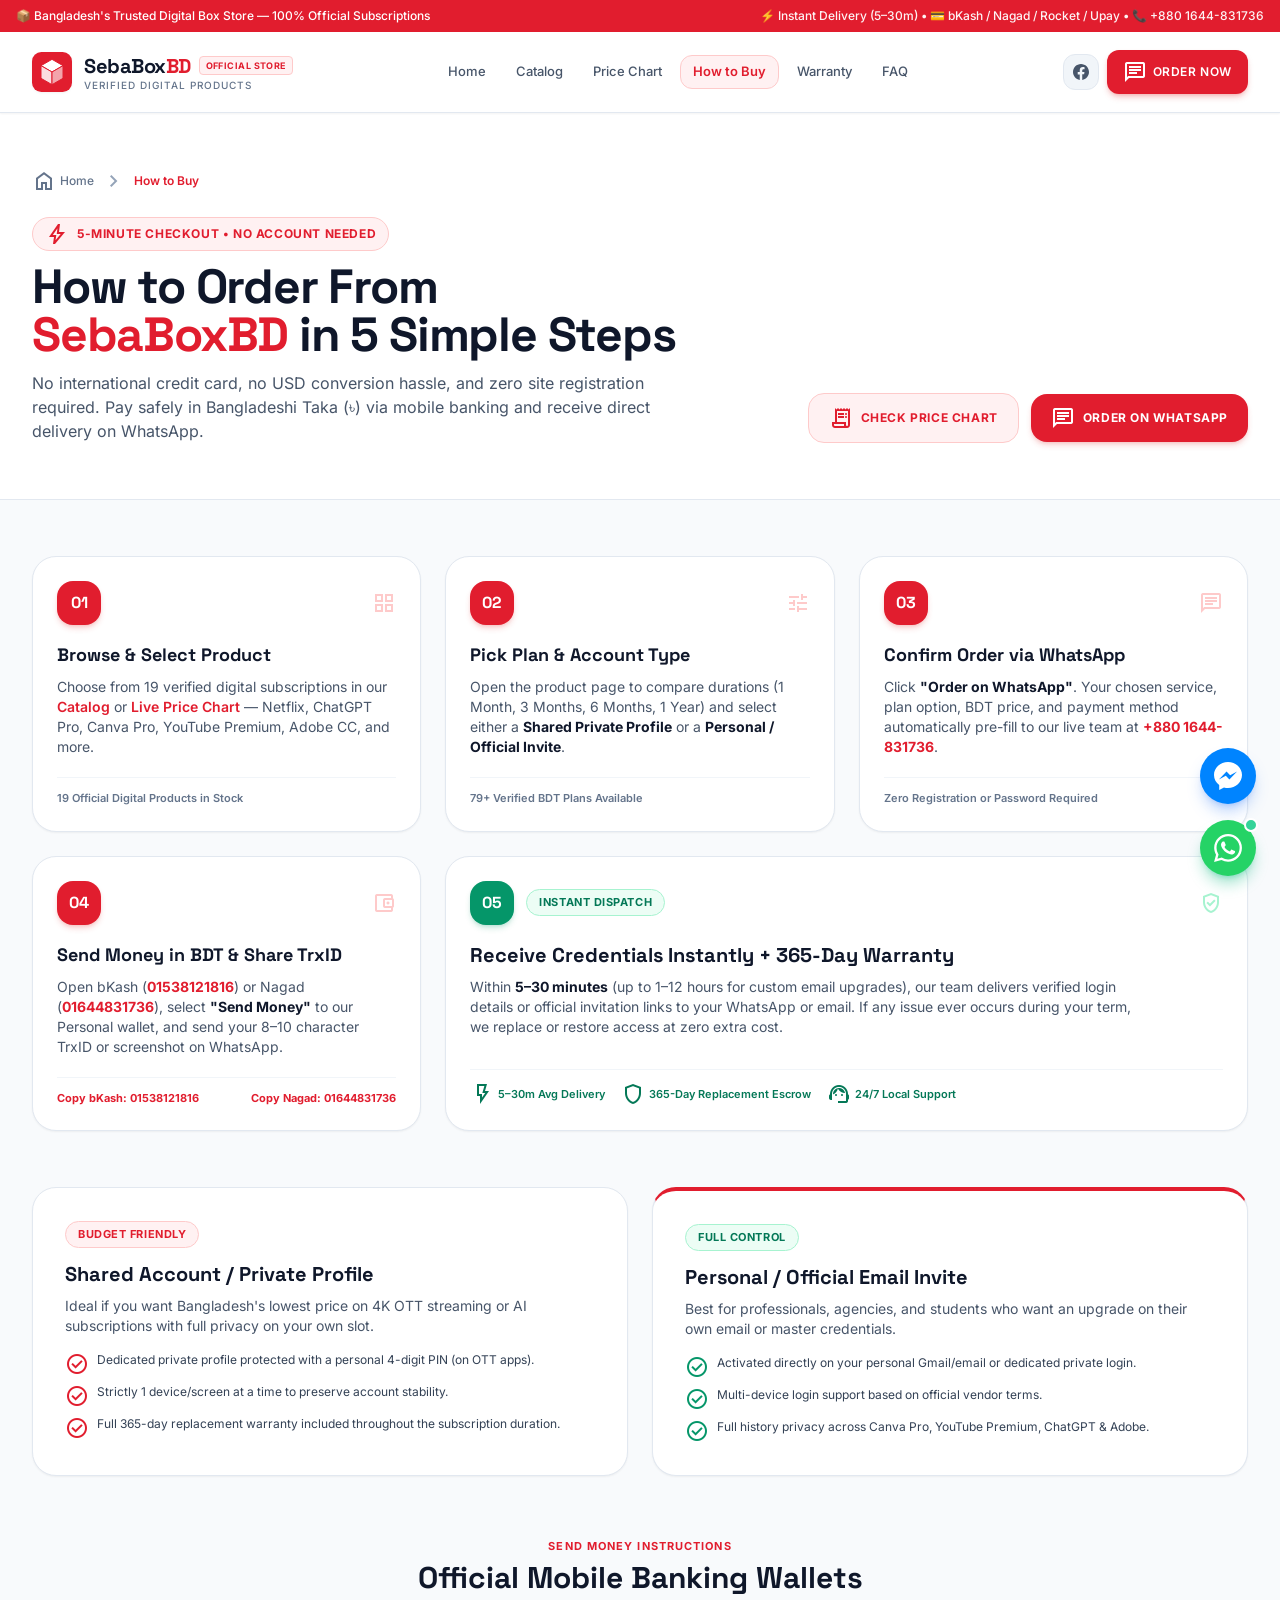
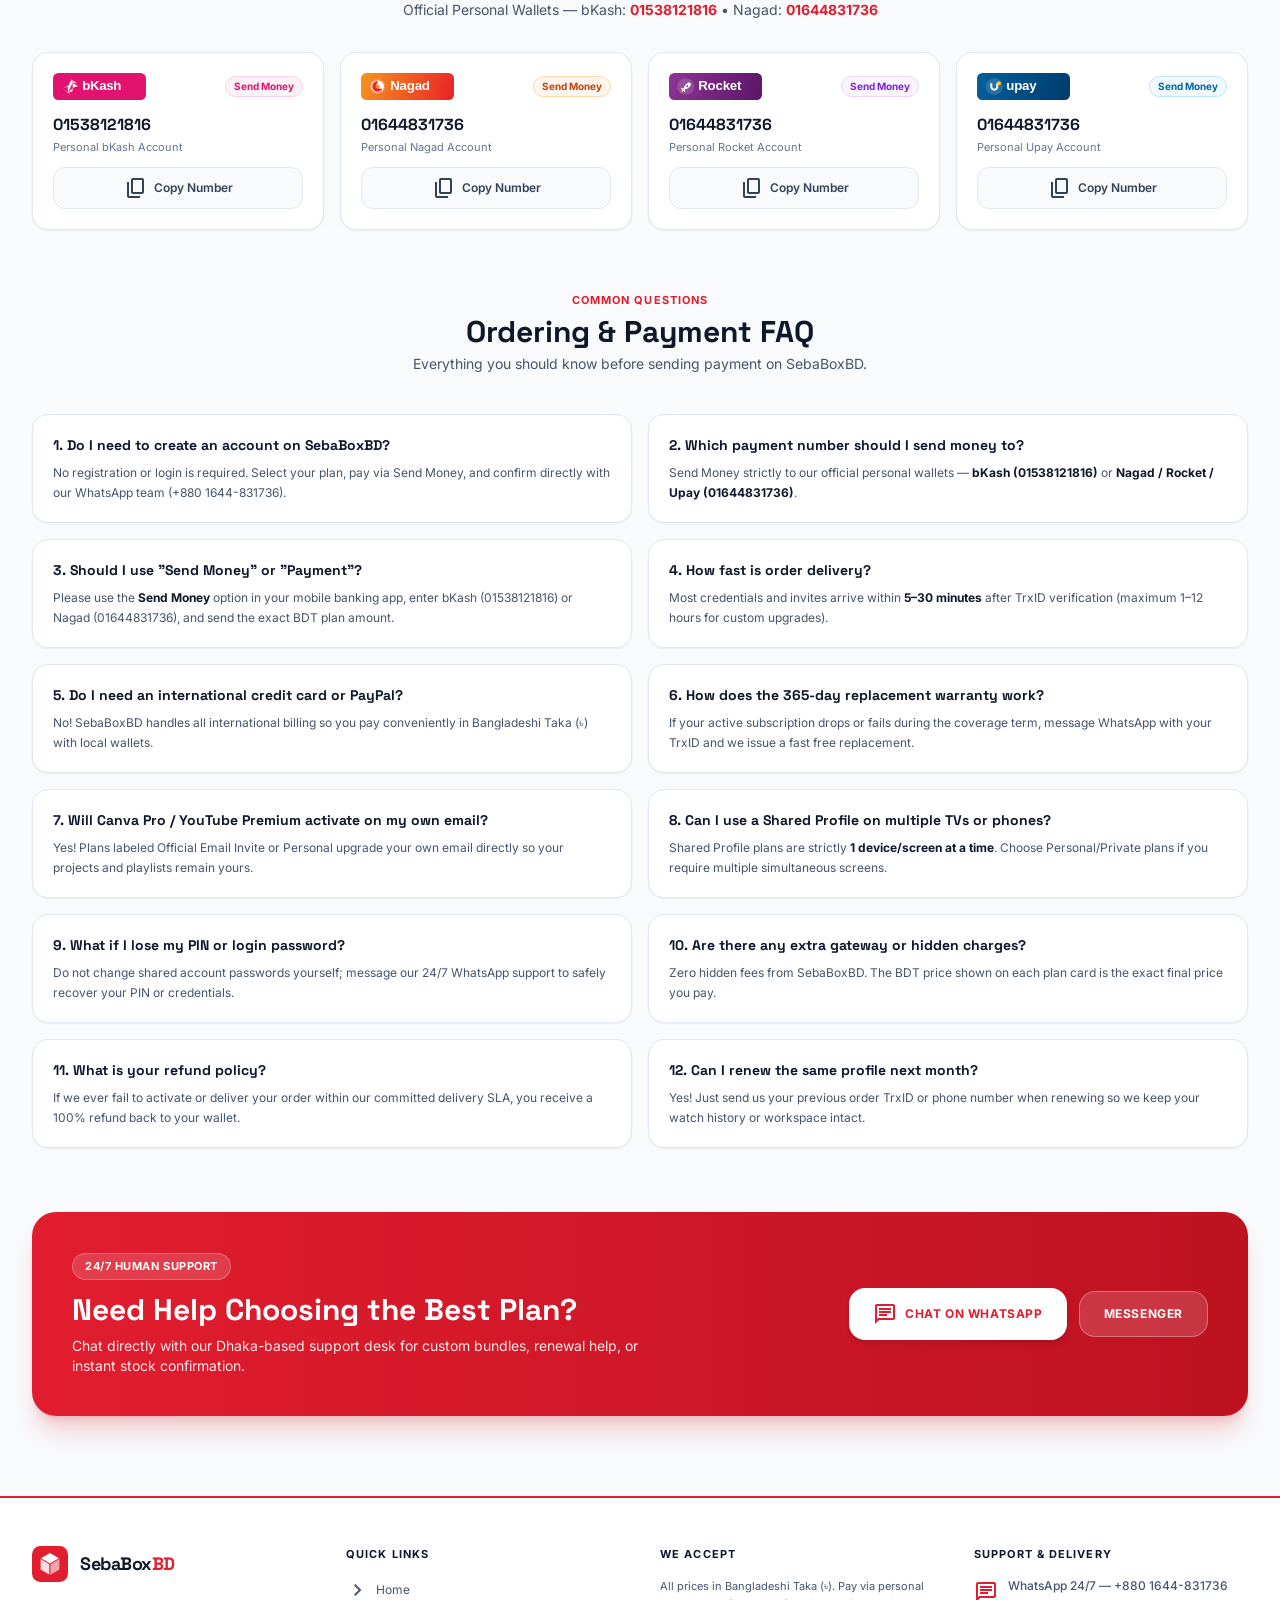
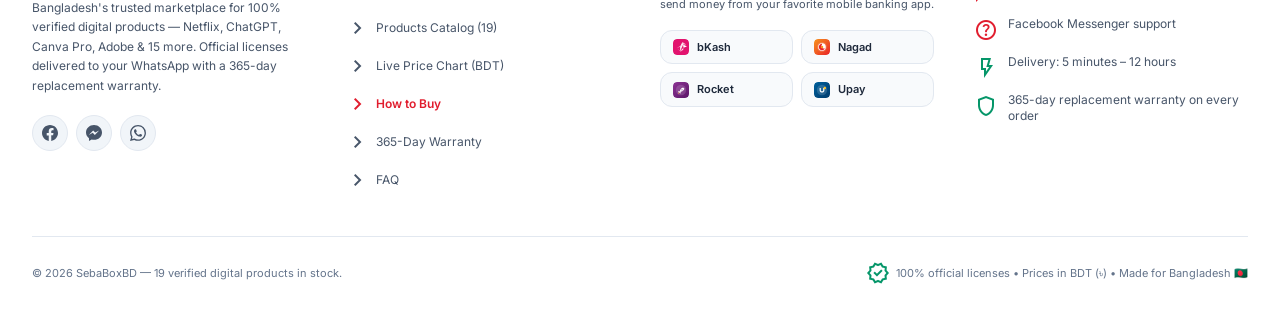
<file: how-to-buy.html>
<!DOCTYPE html>
<html lang="en">
<head>
<meta charset="utf-8"/>
<meta content="width=device-width, initial-scale=1.0" name="viewport"/>
<title>How to Buy &amp; Payment Guide (bKash, Nagad, Rocket, Upay) | SebaBoxBD</title>
<meta name="description" content="Step-by-step guide to ordering verified digital subscriptions in Bangladesh on SebaBoxBD via bKash &amp; Nagad. Instant WhatsApp delivery &amp; 365-day warranty."/>
<meta name="keywords" content="how to buy SebaBoxBD, bKash digital subscription, Nagad subscription payment Bangladesh, SebaBoxBD WhatsApp order, digital box guide"/>
<link rel="icon" type="image/svg+xml" href="sebaboxbd-icon.svg"/>
<link rel="apple-touch-icon" href="images/logo-192.png"/>
<link rel="canonical" href="https://www.sebaboxbd.com/how-to-buy"/>
<meta property="og:title" content="How to Buy &amp; Payment Guide — SebaBoxBD"/>
<meta property="og:description" content="Order in 5 easy steps via bKash, Nagad, Rocket, or Upay (bKash: 01538121816, Nagad: 01644831736). Zero account registration required."/>
<meta property="og:image" content="https://www.sebaboxbd.com/og-image.jpg"/>
<meta property="og:url" content="https://www.sebaboxbd.com/how-to-buy"/>
<meta property="og:type" content="website"/>
<meta property="og:site_name" content="SebaBoxBD"/>
<meta name="twitter:card" content="summary_large_image"/>
<meta name="twitter:title" content="How to Buy &amp; Payment Guide — SebaBoxBD"/>
<meta name="twitter:description" content="Pay locally in BDT and get instant subscription delivery on WhatsApp with SebaBoxBD."/>
<meta name="twitter:image" content="https://www.sebaboxbd.com/og-image.jpg"/>
<link rel="preload" href="fonts/inter-400.woff2" as="font" type="font/woff2" crossorigin/>
<link rel="preload" href="fonts/space-grotesk-700.woff2" as="font" type="font/woff2" crossorigin/>
<link href="css/tailwind.css" rel="stylesheet"/>

<script type="application/ld+json">
{
  "@context": "https://schema.org",
  "@type": "HowTo",
  "name": "How to Buy Digital Subscriptions on SebaBoxBD",
  "description": "Order verified subscriptions in Bangladesh in 5 steps using bKash, Nagad, Rocket, or Upay.",
  "totalTime": "PT10M",
  "step": [
    { "@type": "HowToStep", "position": 1, "name": "Browse & Select Service", "text": "Explore 19 verified services across Streaming, AI, Creative, and Gaming on SebaBoxBD." },
    { "@type": "HowToStep", "position": 2, "name": "Choose Plan & Access Type", "text": "Pick your preferred duration and account type (Shared Private Profile or Personal Account)." },
    { "@type": "HowToStep", "position": 3, "name": "Confirm on WhatsApp", "text": "Click Order on WhatsApp to auto-fill your service and plan to +880 1644-831736." },
    { "@type": "HowToStep", "position": 4, "name": "Pay Locally in BDT", "text": "Send money via bKash (01538121816) or Nagad / Rocket / Upay (01644831736) and share the TrxID." },
    { "@type": "HowToStep", "position": 5, "name": "Receive Instant Delivery", "text": "Receive verified credentials or invitation links within 5–30 minutes with 365-day warranty." }
  ]
}
</script>
</head>
<body class="bg-[#F8FAFC] font-sans antialiased text-[#0F172A] selection:bg-[#E11D2E] selection:text-white">

<!-- ================= TOP RED ANNOUNCEMENT BAR ================= -->
<div class="bg-[#E11D2E] text-white text-[11px] sm:text-xs font-medium py-2 px-4">
  <div class="max-w-7xl mx-auto flex flex-col sm:flex-row items-center justify-between gap-1 text-center sm:text-left">
    <span>📦 Bangladesh's Trusted Digital Box Store — 100% Official Subscriptions</span>
    <span class="opacity-95">⚡ Instant Delivery (5–30m) • 💳 bKash / Nagad / Rocket / Upay • 📞 +880 1644-831736</span>
  </div>
</div>

<!-- ================= STICKY WHITE NAVIGATION ================= -->
<header class="sticky top-0 z-50 bg-white/95 backdrop-blur-md border-b border-slate-200 shadow-sm">
  <div class="max-w-7xl mx-auto h-16 sm:h-20 px-4 sm:px-8 flex items-center justify-between gap-4">
    <a class="flex items-center gap-3 group" href="index.html">
      <img src="sebaboxbd-icon.svg" alt="SebaBoxBD Logo" class="h-10 w-10 object-contain group-hover:scale-105 transition-transform duration-300 drop-shadow-sm" width="40" height="40"/>
      <div class="flex flex-col">
        <div class="flex items-center gap-2">
          <span class="font-display font-bold text-lg sm:text-xl tracking-tight text-[#0F172A]">SebaBox<span class="text-[#E11D2E]">BD</span></span>
          <span class="hidden sm:inline-block px-1.5 py-0.5 rounded bg-[#FFF1F2] text-[#E11D2E] border border-red-200 text-[9px] font-bold uppercase tracking-wider">Official Store</span>
        </div>
        <span class="text-[10px] tracking-widest text-slate-500 font-medium uppercase -mt-0.5">Verified Digital Products</span>
      </div>
    </a>

    <nav class="hidden lg:flex items-center gap-1.5 text-[13px] font-medium">
      <a class="px-3 py-1.5 rounded-xl text-slate-600 hover:text-[#E11D2E] hover:bg-red-50/70 transition-all" href="index.html">Home</a>
      <a class="px-3 py-1.5 rounded-xl text-slate-600 hover:text-[#E11D2E] hover:bg-red-50/70 transition-all" href="index.html#catalog">Catalog</a>
      <a class="px-3 py-1.5 rounded-xl text-slate-600 hover:text-[#E11D2E] hover:bg-red-50/70 transition-all" href="pricing.html">Price Chart</a>
      <a class="px-3 py-1.5 rounded-xl bg-[#FFF1F2] text-[#E11D2E] font-semibold border border-red-200" href="how-to-buy.html">How to Buy</a>
      <a class="px-3 py-1.5 rounded-xl text-slate-600 hover:text-[#E11D2E] hover:bg-red-50/70 transition-all" href="index.html#guarantee">Warranty</a>
      <a class="px-3 py-1.5 rounded-xl text-slate-600 hover:text-[#E11D2E] hover:bg-red-50/70 transition-all" href="index.html#faq">FAQ</a>
    </nav>

    <div class="flex items-center gap-2">
      <a href="https://www.facebook.com/share/1F3zoLEESe/" target="_blank" class="w-9 h-9 rounded-xl bg-slate-100 border border-slate-200 flex items-center justify-center text-slate-600 hover:text-[#E11D2E] hover:bg-[#FFF1F2] hover:border-red-200 transition-all" aria-label="Facebook Page">
        <svg class="w-4 h-4" fill="currentColor" viewBox="0 0 24 24"><path d="M24 12.073C24 5.405 18.627 0 12 0S0 5.405 0 12.073c0 6.021 4.388 11.015 10.125 11.927v-8.42H7.078v-3.507h3.047V9.412c0-3.046 1.792-4.727 4.533-4.727 1.312 0 2.686.235 2.686.235v2.97H15.83c-1.491 0-1.956.93-1.956 1.886v2.267h3.328l-.532 3.507h-2.796V24C19.612 23.088 24 18.094 24 12.073z"/></svg>
      </a>
      <a href="https://wa.me/8801644831736?text=Hello%20SebaBoxBD!%20I%20want%20to%20order." target="_blank" class="hidden sm:flex items-center gap-1.5 px-4 py-2.5 rounded-xl bg-[#E11D2E] hover:bg-[#BE1221] text-white font-semibold text-xs uppercase tracking-wider shadow-md shadow-red-600/25 transition-all">
        <span class="material-symbols-outlined text-[15px]">chat</span>
        <span>Order Now</span>
      </a>
      <button class="lg:hidden p-2 rounded-xl bg-slate-100 border border-slate-200 text-slate-700 hover:text-[#E11D2E] focus:outline-none" onclick="toggleMobileMenu()" aria-label="Toggle Menu">
        <span class="material-symbols-outlined text-2xl">menu</span>
      </button>
    </div>
  </div>

  <!-- Mobile Navigation Drawer -->
  <div class="hidden lg:hidden border-t border-slate-200 bg-white px-6 py-4 flex flex-col gap-2 text-sm text-slate-700 shadow-lg" id="mobileMenu">
    <a class="py-2 px-3 rounded-xl hover:bg-slate-50 transition-colors border-b border-slate-100" href="index.html">Home</a>
    <a class="py-2 px-3 rounded-xl hover:bg-slate-50 transition-colors border-b border-slate-100" href="index.html#catalog">Catalog (19 Products)</a>
    <a class="py-2 px-3 rounded-xl hover:bg-slate-50 transition-colors border-b border-slate-100" href="pricing.html">Price Chart (BDT)</a>
    <a class="py-2 px-3 rounded-xl bg-[#FFF1F2] text-[#E11D2E] font-semibold" href="how-to-buy.html" onclick="toggleMobileMenu()">How to Buy</a>
    <a class="py-2 px-3 rounded-xl hover:bg-slate-50 transition-colors border-b border-slate-100" href="index.html#guarantee">365-Day Warranty</a>
    <a class="py-2 px-3 rounded-xl hover:bg-slate-50 transition-colors border-b border-slate-100" href="index.html#faq">FAQ</a>
    <a class="mt-2 py-2.5 rounded-xl bg-[#E11D2E] hover:bg-[#BE1221] text-white font-bold text-center uppercase tracking-wider flex items-center justify-center gap-2 shadow-md shadow-red-600/25" href="https://wa.me/8801644831736?text=Hello%20SebaBoxBD!%20I%20want%20to%20order." target="_blank">
      <span class="material-symbols-outlined text-[18px]">chat</span>
      <span>Order on WhatsApp</span>
    </a>
  </div>
</header>

<main class="overflow-hidden">

<!-- ================= HERO HEADER ================= -->
<section class="bg-white border-b border-slate-200 pt-10 pb-12 sm:pt-14 sm:pb-14 px-4 sm:px-8">
  <div class="max-w-7xl mx-auto">
    <!-- Breadcrumb -->
    <div class="flex items-center gap-2 text-xs text-slate-500 mb-6">
      <a href="index.html" class="hover:text-[#E11D2E] transition-colors font-medium inline-flex items-center gap-1">
        <span class="material-symbols-outlined text-sm">home</span> Home
      </a>
      <span class="material-symbols-outlined text-sm text-slate-400">chevron_right</span>
      <span class="text-[#E11D2E] font-semibold">How to Buy</span>
    </div>

    <div class="flex flex-col lg:flex-row lg:items-end justify-between gap-6">
      <div class="max-w-2xl">
        <div class="inline-flex items-center gap-2 px-3 py-1 rounded-full bg-[#FFF1F2] text-[#E11D2E] border border-red-200 text-xs font-bold uppercase tracking-wider mb-3">
          <span class="material-symbols-outlined text-sm">bolt</span>
          <span>5-Minute Checkout • No Account Needed</span>
        </div>
        <h1 class="font-display text-3xl sm:text-4xl lg:text-5xl font-bold text-[#0F172A] tracking-tight leading-tight">
          How to Order From <span class="text-[#E11D2E]">SebaBoxBD</span> in 5 Simple Steps
        </h1>
        <p class="mt-3 text-sm sm:text-base text-slate-600 leading-relaxed">
          No international credit card, no USD conversion hassle, and zero site registration required. Pay safely in Bangladeshi Taka (৳) via mobile banking and receive direct delivery on WhatsApp.
        </p>
      </div>

      <div class="flex flex-wrap items-center gap-3 shrink-0">
        <a href="pricing.html" class="px-5 py-3 rounded-2xl bg-[#FFF1F2] hover:bg-red-100/80 border border-red-200 text-[#E11D2E] text-xs font-bold uppercase tracking-wider inline-flex items-center gap-2 transition-all">
          <span class="material-symbols-outlined text-base">receipt_long</span>
          <span>Check Price Chart</span>
        </a>
        <a href="https://wa.me/8801644831736?text=Hello%20SebaBoxBD!%20I%20want%20to%20place%20an%20order." target="_blank" class="px-5 py-3 rounded-2xl bg-[#E11D2E] hover:bg-[#BE1221] text-white text-xs font-bold uppercase tracking-wider shadow-md shadow-red-600/20 inline-flex items-center gap-2 transition-all">
          <span class="material-symbols-outlined text-base">chat</span>
          <span>Order on WhatsApp</span>
        </a>
      </div>
    </div>
  </div>
</section>

<!-- ================= 5 STEPS WORKFLOW GRID ================= -->
<section class="max-w-7xl mx-auto px-4 sm:px-8 py-14">
  <div class="grid grid-cols-1 md:grid-cols-2 lg:grid-cols-3 gap-6">
    <!-- Step 01 -->
    <div class="bg-white border border-slate-200 rounded-3xl p-6 shadow-sm hover:border-[#E11D2E]/50 hover:shadow-lg transition-all flex flex-col justify-between">
      <div>
        <div class="flex items-center justify-between mb-4">
          <span class="w-11 h-11 rounded-2xl bg-[#E11D2E] text-white font-display font-bold text-base flex items-center justify-center shadow-md shadow-red-600/20">01</span>
          <span class="material-symbols-outlined text-3xl text-red-200">grid_view</span>
        </div>
        <h2 class="font-display text-lg font-bold text-[#0F172A]">Browse &amp; Select Product</h2>
        <p class="mt-2 text-xs sm:text-sm text-slate-600 leading-relaxed">
          Choose from 19 verified digital subscriptions in our <a href="index.html#catalog" class="text-[#E11D2E] font-semibold hover:underline">Catalog</a> or <a href="pricing.html" class="text-[#E11D2E] font-semibold hover:underline">Live Price Chart</a> — Netflix, ChatGPT Pro, Canva Pro, YouTube Premium, Adobe CC, and more.
        </p>
      </div>
      <div class="mt-5 pt-3 border-t border-slate-100 text-[11px] font-semibold text-slate-500">19 Official Digital Products in Stock</div>
    </div>

    <!-- Step 02 -->
    <div class="bg-white border border-slate-200 rounded-3xl p-6 shadow-sm hover:border-[#E11D2E]/50 hover:shadow-lg transition-all flex flex-col justify-between">
      <div>
        <div class="flex items-center justify-between mb-4">
          <span class="w-11 h-11 rounded-2xl bg-[#E11D2E] text-white font-display font-bold text-base flex items-center justify-center shadow-md shadow-red-600/20">02</span>
          <span class="material-symbols-outlined text-3xl text-red-200">tune</span>
        </div>
        <h2 class="font-display text-lg font-bold text-[#0F172A]">Pick Plan &amp; Account Type</h2>
        <p class="mt-2 text-xs sm:text-sm text-slate-600 leading-relaxed">
          Open the product page to compare durations (1 Month, 3 Months, 6 Months, 1 Year) and select either a <strong class="text-slate-900">Shared Private Profile</strong> or a <strong class="text-slate-900">Personal / Official Invite</strong>.
        </p>
      </div>
      <div class="mt-5 pt-3 border-t border-slate-100 text-[11px] font-semibold text-slate-500">79+ Verified BDT Plans Available</div>
    </div>

    <!-- Step 03 -->
    <div class="bg-white border border-slate-200 rounded-3xl p-6 shadow-sm hover:border-[#E11D2E]/50 hover:shadow-lg transition-all flex flex-col justify-between">
      <div>
        <div class="flex items-center justify-between mb-4">
          <span class="w-11 h-11 rounded-2xl bg-[#E11D2E] text-white font-display font-bold text-base flex items-center justify-center shadow-md shadow-red-600/20">03</span>
          <span class="material-symbols-outlined text-3xl text-red-200">chat</span>
        </div>
        <h2 class="font-display text-lg font-bold text-[#0F172A]">Confirm Order via WhatsApp</h2>
        <p class="mt-2 text-xs sm:text-sm text-slate-600 leading-relaxed">
          Click <strong class="text-slate-900">"Order on WhatsApp"</strong>. Your chosen service, plan option, BDT price, and payment method automatically pre-fill to our live team at <strong class="text-[#E11D2E]">+880 1644-831736</strong>.
        </p>
      </div>
      <div class="mt-5 pt-3 border-t border-slate-100 text-[11px] font-semibold text-slate-500">Zero Registration or Password Required</div>
    </div>

    <!-- Step 04 -->
    <div class="bg-white border border-slate-200 rounded-3xl p-6 shadow-sm hover:border-[#E11D2E]/50 hover:shadow-lg transition-all flex flex-col justify-between">
      <div>
        <div class="flex items-center justify-between mb-4">
          <span class="w-11 h-11 rounded-2xl bg-[#E11D2E] text-white font-display font-bold text-base flex items-center justify-center shadow-md shadow-red-600/20">04</span>
          <span class="material-symbols-outlined text-3xl text-red-200">account_balance_wallet</span>
        </div>
        <h2 class="font-display text-lg font-bold text-[#0F172A]">Send Money in BDT &amp; Share TrxID</h2>
        <p class="mt-2 text-xs sm:text-sm text-slate-600 leading-relaxed">
          Open bKash (<strong class="text-[#E11D2E]">01538121816</strong>) or Nagad (<strong class="text-[#E11D2E]">01644831736</strong>), select <strong class="text-slate-900">"Send Money"</strong> to our Personal wallet, and send your 8–10 character TrxID or screenshot on WhatsApp.
        </p>
      </div>
      <div class="mt-5 pt-3 border-t border-slate-100 flex flex-wrap items-center justify-between gap-2">
        <button type="button" onclick="copyText('01538121816')" class="text-[11px] font-bold text-[#E11D2E] hover:underline">Copy bKash: 01538121816</button>
        <button type="button" onclick="copyText('01644831736')" class="text-[11px] font-bold text-[#E11D2E] hover:underline">Copy Nagad: 01644831736</button>
      </div>
    </div>

    <!-- Step 05 -->
    <div class="bg-white border border-slate-200 rounded-3xl p-6 shadow-sm hover:border-[#E11D2E]/50 hover:shadow-lg transition-all flex flex-col justify-between md:col-span-2 lg:col-span-2">
      <div>
        <div class="flex items-center justify-between mb-4">
          <div class="flex items-center gap-3">
            <span class="w-11 h-11 rounded-2xl bg-emerald-600 text-white font-display font-bold text-base flex items-center justify-center shadow-md shadow-emerald-600/20">05</span>
            <span class="px-3 py-1 rounded-full bg-emerald-50 text-emerald-700 border border-emerald-200 text-[11px] font-bold uppercase tracking-wider">Instant Dispatch</span>
          </div>
          <span class="material-symbols-outlined text-3xl text-emerald-200">verified_user</span>
        </div>
        <h2 class="font-display text-lg sm:text-xl font-bold text-[#0F172A]">Receive Credentials Instantly + 365-Day Warranty</h2>
        <p class="mt-2 text-xs sm:text-sm text-slate-600 leading-relaxed max-w-2xl">
          Within <strong class="text-slate-900">5–30 minutes</strong> (up to 1–12 hours for custom email upgrades), our team delivers verified login details or official invitation links to your WhatsApp or email. If any issue ever occurs during your term, we replace or restore access at zero extra cost.
        </p>
      </div>
      <div class="mt-5 pt-3 border-t border-slate-100 flex flex-wrap items-center gap-4 text-[11px] font-semibold text-emerald-700">
        <span class="inline-flex items-center gap-1"><span class="material-symbols-outlined text-sm">flash_on</span> 5–30m Avg Delivery</span>
        <span class="inline-flex items-center gap-1"><span class="material-symbols-outlined text-sm">shield</span> 365-Day Replacement Escrow</span>
        <span class="inline-flex items-center gap-1"><span class="material-symbols-outlined text-sm">support_agent</span> 24/7 Local Support</span>
      </div>
    </div>
  </div>
</section>

<!-- ================= SHARED VS PERSONAL EXPLAINER ================= -->
<section class="max-w-7xl mx-auto px-4 sm:px-8 pb-14">
  <div class="grid grid-cols-1 md:grid-cols-2 gap-6">
    <div class="bg-white border border-slate-200 rounded-3xl p-6 sm:p-8 shadow-sm">
      <div class="inline-flex items-center gap-2 px-3 py-1 rounded-full bg-[#FFF1F2] text-[#E11D2E] border border-red-200 text-[11px] font-bold uppercase tracking-wider mb-3">Budget Friendly</div>
      <h3 class="font-display text-xl font-bold text-[#0F172A]">Shared Account / Private Profile</h3>
      <p class="mt-2 text-xs sm:text-sm text-slate-600 leading-relaxed">Ideal if you want Bangladesh's lowest price on 4K OTT streaming or AI subscriptions with full privacy on your own slot.</p>
      <ul class="mt-4 space-y-2 text-xs text-slate-700">
        <li class="flex items-start gap-2"><span class="material-symbols-outlined text-base text-[#E11D2E] shrink-0">check_circle</span><span>Dedicated private profile protected with a personal 4-digit PIN (on OTT apps).</span></li>
        <li class="flex items-start gap-2"><span class="material-symbols-outlined text-base text-[#E11D2E] shrink-0">check_circle</span><span>Strictly 1 device/screen at a time to preserve account stability.</span></li>
        <li class="flex items-start gap-2"><span class="material-symbols-outlined text-base text-[#E11D2E] shrink-0">check_circle</span><span>Full 365-day replacement warranty included throughout the subscription duration.</span></li>
      </ul>
    </div>

    <div class="bg-white border border-slate-200 rounded-3xl p-6 sm:p-8 shadow-sm border-t-4 border-t-[#E11D2E]">
      <div class="inline-flex items-center gap-2 px-3 py-1 rounded-full bg-emerald-50 text-emerald-700 border border-emerald-200 text-[11px] font-bold uppercase tracking-wider mb-3">Full Control</div>
      <h3 class="font-display text-xl font-bold text-[#0F172A]">Personal / Official Email Invite</h3>
      <p class="mt-2 text-xs sm:text-sm text-slate-600 leading-relaxed">Best for professionals, agencies, and students who want an upgrade on their own email or master credentials.</p>
      <ul class="mt-4 space-y-2 text-xs text-slate-700">
        <li class="flex items-start gap-2"><span class="material-symbols-outlined text-base text-emerald-600 shrink-0">check_circle</span><span>Activated directly on your personal Gmail/email or dedicated private login.</span></li>
        <li class="flex items-start gap-2"><span class="material-symbols-outlined text-base text-emerald-600 shrink-0">check_circle</span><span>Multi-device login support based on official vendor terms.</span></li>
        <li class="flex items-start gap-2"><span class="material-symbols-outlined text-base text-emerald-600 shrink-0">check_circle</span><span>Full history privacy across Canva Pro, YouTube Premium, ChatGPT &amp; Adobe.</span></li>
      </ul>
    </div>
  </div>
</section>

<!-- ================= ACCEPTED LOCAL PAYMENT METHODS ================= -->
<section class="max-w-7xl mx-auto px-4 sm:px-8 pb-14">
  <div class="text-center max-w-2xl mx-auto mb-8">
    <span class="text-[11px] font-bold uppercase tracking-widest text-[#E11D2E]">Send Money Instructions</span>
    <h2 class="font-display text-2xl sm:text-3xl font-bold text-[#0F172A] mt-1">Official Mobile Banking Wallets</h2>
    <p class="text-xs sm:text-sm text-slate-600 mt-1">Official Personal Wallets — bKash: <strong class="text-[#E11D2E]">01538121816</strong> • Nagad: <strong class="text-[#E11D2E]">01644831736</strong></p>
  </div>

  <div class="grid grid-cols-1 sm:grid-cols-2 lg:grid-cols-4 gap-4">
    <div class="bg-white border border-slate-200 rounded-2xl p-5 shadow-sm hover:border-[#E2136E]/60 transition-all">
      <div class="flex items-center justify-between mb-3">
        <img src="images/payment/bkash.svg" alt="bKash" class="h-7 object-contain" loading="lazy"/>
        <span class="px-2 py-0.5 rounded-full bg-pink-50 text-[#E2136E] border border-pink-200 text-[10px] font-bold">Send Money</span>
      </div>
      <div class="font-display font-bold text-base text-slate-900">01538121816</div>
      <div class="text-[11px] text-slate-500 mt-0.5">Personal bKash Account</div>
      <button type="button" onclick="copyText('01538121816')" class="mt-3 w-full py-2 rounded-xl bg-slate-50 hover:bg-[#FFF1F2] border border-slate-200 hover:border-red-200 text-xs font-semibold text-slate-700 hover:text-[#E11D2E] inline-flex items-center justify-center gap-1.5 transition-all">
        <span class="material-symbols-outlined text-sm">content_copy</span> Copy Number
      </button>
    </div>

    <div class="bg-white border border-slate-200 rounded-2xl p-5 shadow-sm hover:border-[#F7941D]/60 transition-all">
      <div class="flex items-center justify-between mb-3">
        <img src="images/payment/nagad.svg" alt="Nagad" class="h-7 object-contain" loading="lazy"/>
        <span class="px-2 py-0.5 rounded-full bg-orange-50 text-orange-700 border border-orange-200 text-[10px] font-bold">Send Money</span>
      </div>
      <div class="font-display font-bold text-base text-slate-900">01644831736</div>
      <div class="text-[11px] text-slate-500 mt-0.5">Personal Nagad Account</div>
      <button type="button" onclick="copyText('01644831736')" class="mt-3 w-full py-2 rounded-xl bg-slate-50 hover:bg-[#FFF1F2] border border-slate-200 hover:border-red-200 text-xs font-semibold text-slate-700 hover:text-[#E11D2E] inline-flex items-center justify-center gap-1.5 transition-all">
        <span class="material-symbols-outlined text-sm">content_copy</span> Copy Number
      </button>
    </div>

    <div class="bg-white border border-slate-200 rounded-2xl p-5 shadow-sm hover:border-[#8C3494]/60 transition-all">
      <div class="flex items-center justify-between mb-3">
        <img src="images/payment/rocket.svg" alt="Rocket" class="h-7 object-contain" loading="lazy"/>
        <span class="px-2 py-0.5 rounded-full bg-purple-50 text-purple-700 border border-purple-200 text-[10px] font-bold">Send Money</span>
      </div>
      <div class="font-display font-bold text-base text-slate-900">01644831736</div>
      <div class="text-[11px] text-slate-500 mt-0.5">Personal Rocket Account</div>
      <button type="button" onclick="copyText('01644831736')" class="mt-3 w-full py-2 rounded-xl bg-slate-50 hover:bg-[#FFF1F2] border border-slate-200 hover:border-red-200 text-xs font-semibold text-slate-700 hover:text-[#E11D2E] inline-flex items-center justify-center gap-1.5 transition-all">
        <span class="material-symbols-outlined text-sm">content_copy</span> Copy Number
      </button>
    </div>

    <div class="bg-white border border-slate-200 rounded-2xl p-5 shadow-sm hover:border-[#00609C]/60 transition-all">
      <div class="flex items-center justify-between mb-3">
        <img src="images/payment/upay.svg" alt="Upay" class="h-7 object-contain" loading="lazy"/>
        <span class="px-2 py-0.5 rounded-full bg-sky-50 text-sky-700 border border-sky-200 text-[10px] font-bold">Send Money</span>
      </div>
      <div class="font-display font-bold text-base text-slate-900">01644831736</div>
      <div class="text-[11px] text-slate-500 mt-0.5">Personal Upay Account</div>
      <button type="button" onclick="copyText('01644831736')" class="mt-3 w-full py-2 rounded-xl bg-slate-50 hover:bg-[#FFF1F2] border border-slate-200 hover:border-red-200 text-xs font-semibold text-slate-700 hover:text-[#E11D2E] inline-flex items-center justify-center gap-1.5 transition-all">
        <span class="material-symbols-outlined text-sm">content_copy</span> Copy Number
      </button>
    </div>
  </div>
</section>

<!-- ================= 12 FAQ GRID ================= -->
<section class="max-w-7xl mx-auto px-4 sm:px-8 pb-16">
  <div class="text-center max-w-2xl mx-auto mb-10">
    <span class="text-[11px] font-bold uppercase tracking-widest text-[#E11D2E]">Common Questions</span>
    <h2 class="font-display text-2xl sm:text-3xl font-bold text-[#0F172A] mt-1">Ordering &amp; Payment FAQ</h2>
    <p class="text-xs sm:text-sm text-slate-600 mt-1">Everything you should know before sending payment on SebaBoxBD.</p>
  </div>

  <div class="grid grid-cols-1 md:grid-cols-2 gap-4">
    <div class="bg-white border border-slate-200 rounded-2xl p-5 shadow-sm">
      <h3 class="font-display font-bold text-sm text-[#0F172A]">1. Do I need to create an account on SebaBoxBD?</h3>
      <p class="mt-2 text-xs text-slate-600 leading-relaxed">No registration or login is required. Select your plan, pay via Send Money, and confirm directly with our WhatsApp team (+880 1644-831736).</p>
    </div>
    <div class="bg-white border border-slate-200 rounded-2xl p-5 shadow-sm">
      <h3 class="font-display font-bold text-sm text-[#0F172A]">2. Which payment number should I send money to?</h3>
      <p class="mt-2 text-xs text-slate-600 leading-relaxed">Send Money strictly to our official personal wallets — <strong class="text-slate-900">bKash (01538121816)</strong> or <strong class="text-slate-900">Nagad / Rocket / Upay (01644831736)</strong>.</p>
    </div>
    <div class="bg-white border border-slate-200 rounded-2xl p-5 shadow-sm">
      <h3 class="font-display font-bold text-sm text-[#0F172A]">3. Should I use "Send Money" or "Payment"?</h3>
      <p class="mt-2 text-xs text-slate-600 leading-relaxed">Please use the <strong class="text-slate-900">Send Money</strong> option in your mobile banking app, enter bKash (01538121816) or Nagad (01644831736), and send the exact BDT plan amount.</p>
    </div>
    <div class="bg-white border border-slate-200 rounded-2xl p-5 shadow-sm">
      <h3 class="font-display font-bold text-sm text-[#0F172A]">4. How fast is order delivery?</h3>
      <p class="mt-2 text-xs text-slate-600 leading-relaxed">Most credentials and invites arrive within <strong class="text-slate-900">5–30 minutes</strong> after TrxID verification (maximum 1–12 hours for custom upgrades).</p>
    </div>
    <div class="bg-white border border-slate-200 rounded-2xl p-5 shadow-sm">
      <h3 class="font-display font-bold text-sm text-[#0F172A]">5. Do I need an international credit card or PayPal?</h3>
      <p class="mt-2 text-xs text-slate-600 leading-relaxed">No! SebaBoxBD handles all international billing so you pay conveniently in Bangladeshi Taka (৳) with local wallets.</p>
    </div>
    <div class="bg-white border border-slate-200 rounded-2xl p-5 shadow-sm">
      <h3 class="font-display font-bold text-sm text-[#0F172A]">6. How does the 365-day replacement warranty work?</h3>
      <p class="mt-2 text-xs text-slate-600 leading-relaxed">If your active subscription drops or fails during the coverage term, message WhatsApp with your TrxID and we issue a fast free replacement.</p>
    </div>
    <div class="bg-white border border-slate-200 rounded-2xl p-5 shadow-sm">
      <h3 class="font-display font-bold text-sm text-[#0F172A]">7. Will Canva Pro / YouTube Premium activate on my own email?</h3>
      <p class="mt-2 text-xs text-slate-600 leading-relaxed">Yes! Plans labeled Official Email Invite or Personal upgrade your own email directly so your projects and playlists remain yours.</p>
    </div>
    <div class="bg-white border border-slate-200 rounded-2xl p-5 shadow-sm">
      <h3 class="font-display font-bold text-sm text-[#0F172A]">8. Can I use a Shared Profile on multiple TVs or phones?</h3>
      <p class="mt-2 text-xs text-slate-600 leading-relaxed">Shared Profile plans are strictly <strong class="text-slate-900">1 device/screen at a time</strong>. Choose Personal/Private plans if you require multiple simultaneous screens.</p>
    </div>
    <div class="bg-white border border-slate-200 rounded-2xl p-5 shadow-sm">
      <h3 class="font-display font-bold text-sm text-[#0F172A]">9. What if I lose my PIN or login password?</h3>
      <p class="mt-2 text-xs text-slate-600 leading-relaxed">Do not change shared account passwords yourself; message our 24/7 WhatsApp support to safely recover your PIN or credentials.</p>
    </div>
    <div class="bg-white border border-slate-200 rounded-2xl p-5 shadow-sm">
      <h3 class="font-display font-bold text-sm text-[#0F172A]">10. Are there any extra gateway or hidden charges?</h3>
      <p class="mt-2 text-xs text-slate-600 leading-relaxed">Zero hidden fees from SebaBoxBD. The BDT price shown on each plan card is the exact final price you pay.</p>
    </div>
    <div class="bg-white border border-slate-200 rounded-2xl p-5 shadow-sm">
      <h3 class="font-display font-bold text-sm text-[#0F172A]">11. What is your refund policy?</h3>
      <p class="mt-2 text-xs text-slate-600 leading-relaxed">If we ever fail to activate or deliver your order within our committed delivery SLA, you receive a 100% refund back to your wallet.</p>
    </div>
    <div class="bg-white border border-slate-200 rounded-2xl p-5 shadow-sm">
      <h3 class="font-display font-bold text-sm text-[#0F172A]">12. Can I renew the same profile next month?</h3>
      <p class="mt-2 text-xs text-slate-600 leading-relaxed">Yes! Just send us your previous order TrxID or phone number when renewing so we keep your watch history or workspace intact.</p>
    </div>
  </div>
</section>

<!-- ================= NEED HELP CTA ================= -->
<section class="max-w-7xl mx-auto px-4 sm:px-8 pb-14">
  <div class="bg-gradient-to-r from-[#E11D2E] to-[#BE1221] rounded-3xl p-8 sm:p-10 text-white shadow-xl shadow-red-600/20 flex flex-col lg:flex-row items-center justify-between gap-6">
    <div class="text-center lg:text-left">
      <span class="inline-block px-3 py-1 rounded-full bg-white/15 border border-white/25 text-[11px] font-bold uppercase tracking-wider mb-3">24/7 Human Support</span>
      <h2 class="font-display text-2xl sm:text-3xl font-bold">Need Help Choosing the Best Plan?</h2>
      <p class="mt-2 text-xs sm:text-sm text-white/90 max-w-xl">Chat directly with our Dhaka-based support desk for custom bundles, renewal help, or instant stock confirmation.</p>
    </div>
    <div class="flex flex-wrap items-center justify-center gap-3 shrink-0">
      <a href="https://wa.me/8801644831736?text=Hello%20SebaBoxBD!%20I%20need%20help%20choosing%20a%20plan." target="_blank" class="px-6 py-3.5 rounded-2xl bg-white text-[#E11D2E] hover:bg-slate-100 font-bold text-xs uppercase tracking-wider inline-flex items-center gap-2 shadow-md transition-all">
        <span class="material-symbols-outlined text-base">chat</span>
        <span>Chat on WhatsApp</span>
      </a>
      <a href="https://www.facebook.com/share/1F3zoLEESe/" target="_blank" class="px-6 py-3.5 rounded-2xl bg-white/15 hover:bg-white/25 border border-white/30 text-white font-bold text-xs uppercase tracking-wider inline-flex items-center gap-2 transition-all">
        <span>Messenger</span>
      </a>
    </div>
  </div>
</section>

</main>

<!-- ================= WHITE & RED FOOTER ================= -->
<footer class="bg-white border-t-2 border-[#E11D2E] pt-12 pb-8 px-6 sm:px-8 text-slate-600 mt-6">
  <div class="max-w-7xl mx-auto">
    <div class="grid grid-cols-1 sm:grid-cols-2 lg:grid-cols-4 gap-10 pb-10">
      <div>
        <a class="flex items-center gap-3 group" href="index.html">
          <img src="sebaboxbd-icon.svg" alt="SebaBoxBD Logo" class="h-9 w-9 object-contain transition-transform duration-300 group-hover:scale-105" width="36" height="36" loading="lazy"/>
          <span class="font-display font-bold text-lg tracking-tight text-[#0F172A]">SebaBox<span class="text-[#E11D2E]">BD</span></span>
        </a>
        <p class="mt-4 text-xs leading-relaxed text-slate-600">
          Bangladesh's trusted marketplace for 100% verified digital products — Netflix, ChatGPT, Canva Pro, Adobe &amp; 15 more. Official licenses delivered to your WhatsApp with a 365-day replacement warranty.
        </p>
        <div class="mt-5 flex items-center gap-2">
          <a href="https://www.facebook.com/share/1F3zoLEESe/" target="_blank" class="w-9 h-9 rounded-full bg-slate-100 border border-slate-200 flex items-center justify-center text-slate-600 hover:text-[#1877F2] hover:bg-blue-50 transition-all" aria-label="Facebook Page">
            <svg class="w-4 h-4" fill="currentColor" viewBox="0 0 24 24"><path d="M24 12.073C24 5.405 18.627 0 12 0S0 5.405 0 12.073c0 6.021 4.388 11.015 10.125 11.927v-8.42H7.078v-3.507h3.047V9.412c0-3.046 1.792-4.727 4.533-4.727 1.312 0 2.686.235 2.686.235v2.97H15.83c-1.491 0-1.956.93-1.956 1.886v2.267h3.328l-.532 3.507h-2.796V24C19.612 23.088 24 18.094 24 12.073z"/></svg>
          </a>
          <a href="https://www.facebook.com/share/1F3zoLEESe/" target="_blank" class="w-9 h-9 rounded-full bg-slate-100 border border-slate-200 flex items-center justify-center text-slate-600 hover:text-[#0084FF] hover:bg-sky-50 transition-all" aria-label="Messenger Chat">
            <svg class="w-4 h-4" fill="currentColor" viewBox="0 0 24 24"><path d="M12 0C5.373 0 0 4.975 0 11.111c0 3.497 1.745 6.616 4.472 8.652V24l4.089-2.243c1.09.301 2.246.465 3.439.465 6.627 0 12-4.974 12-11.111S18.627 0 12 0zm1.193 14.963l-3.056-3.259-5.963 3.259L10.733 8.1l3.13 3.259L19.754 8.1l-6.561 6.863z"/></svg>
          </a>
          <a href="https://wa.me/8801644831736?text=Hello%20SebaBoxBD!%20I%20have%20a%20question." target="_blank" class="w-9 h-9 rounded-full bg-slate-100 border border-slate-200 flex items-center justify-center text-slate-600 hover:text-[#25D366] hover:bg-emerald-50 transition-all" aria-label="WhatsApp">
            <svg class="w-4 h-4" fill="currentColor" viewBox="0 0 24 24"><path d="M17.472 14.382c-.297-.149-1.758-.867-2.03-.967-.273-.099-.471-.148-.67.15-.197.297-.767.966-.94 1.164-.173.199-.347.223-.644.075-.297-.15-1.255-.463-2.39-1.475-.883-.788-1.48-1.761-1.653-2.059-.173-.297-.018-.458.13-.606.134-.133.298-.347.446-.52.149-.174.198-.298.298-.497.099-.198.05-.371-.025-.52-.075-.149-.669-1.612-.916-2.207-.242-.579-.487-.5-.669-.51-.173-.008-.371-.01-.57-.01-.198 0-.52.074-.792.372-.272.297-1.04 1.016-1.04 2.479 0 1.462 1.065 2.875 1.213 3.074.149.198 2.096 3.2 5.077 4.487.709.306 1.262.489 1.694.625.712.227 1.36.195 1.871.118.571-.085 1.758-.719 2.006-1.413.248-.694.248-1.289.173-1.413-.074-.124-.272-.198-.57-.347m-5.421 7.403h-.004a9.87 9.87 0 01-5.031-1.378l-.361-.214-3.741.982.998-3.648-.235-.374a9.86 9.86 0 01-1.51-5.26c.001-5.45 4.436-9.884 9.888-9.884 2.64 0 5.122 1.03 6.988 2.898a9.825 9.825 0 012.893 6.994c-.003 5.45-4.437 9.884-9.885 9.884m8.413-18.297A11.815 11.815 0 0012.05 0C5.495 0 .16 5.335.157 11.892c0 2.096.547 4.142 1.588 5.945L.057 24l6.305-1.654a11.882 11.882 0 005.683 1.448h.005c6.554 0 11.89-5.335 11.893-11.893a11.821 11.821 0 00-3.48-8.413z"/></svg>
          </a>
        </div>
      </div>

      <div>
        <h3 class="text-[11px] font-bold uppercase tracking-widest text-[#0F172A] mb-4">Quick Links</h3>
        <ul class="space-y-2.5 text-xs">
          <li><a class="text-slate-600 hover:text-[#E11D2E] transition-colors inline-flex items-center gap-1.5" href="index.html"><span class="material-symbols-outlined text-[14px]">chevron_right</span>Home</a></li>
          <li><a class="text-slate-600 hover:text-[#E11D2E] transition-colors inline-flex items-center gap-1.5" href="index.html#catalog"><span class="material-symbols-outlined text-[14px]">chevron_right</span>Products Catalog (19)</a></li>
          <li><a class="text-slate-600 hover:text-[#E11D2E] transition-colors inline-flex items-center gap-1.5" href="pricing.html"><span class="material-symbols-outlined text-[14px]">chevron_right</span>Live Price Chart (BDT)</a></li>
          <li><a class="text-[#E11D2E] font-semibold inline-flex items-center gap-1.5" href="how-to-buy.html"><span class="material-symbols-outlined text-[14px]">chevron_right</span>How to Buy</a></li>
          <li><a class="text-slate-600 hover:text-[#E11D2E] transition-colors inline-flex items-center gap-1.5" href="index.html#guarantee"><span class="material-symbols-outlined text-[14px]">chevron_right</span>365-Day Warranty</a></li>
          <li><a class="text-slate-600 hover:text-[#E11D2E] transition-colors inline-flex items-center gap-1.5" href="index.html#faq"><span class="material-symbols-outlined text-[14px]">chevron_right</span>FAQ</a></li>
        </ul>
      </div>

      <div>
        <h3 class="text-[11px] font-bold uppercase tracking-widest text-[#0F172A] mb-4">We Accept</h3>
        <p class="text-[11px] leading-relaxed text-slate-600 mb-4">All prices in Bangladeshi Taka (৳). Pay via personal send money from your favorite mobile banking app.</p>
        <div class="grid grid-cols-2 gap-2">
          <span class="flex items-center gap-2 px-3 py-2 rounded-xl bg-slate-50 border border-slate-200 text-[11px] font-semibold text-slate-800 hover:border-[#E2136E]/50 transition-colors">
            <img src="images/payment/bkash-icon.svg" alt="bKash" class="w-4 h-4 rounded shrink-0 object-contain" width="16" height="16"/>
            <span>bKash</span>
          </span>
          <span class="flex items-center gap-2 px-3 py-2 rounded-xl bg-slate-50 border border-slate-200 text-[11px] font-semibold text-slate-800 hover:border-[#F7941D]/50 transition-colors">
            <img src="images/payment/nagad-icon.svg" alt="Nagad" class="w-4 h-4 rounded shrink-0 object-contain" width="16" height="16"/>
            <span>Nagad</span>
          </span>
          <span class="flex items-center gap-2 px-3 py-2 rounded-xl bg-slate-50 border border-slate-200 text-[11px] font-semibold text-slate-800 hover:border-[#8C3494]/50 transition-colors">
            <img src="images/payment/rocket-icon.svg" alt="Rocket" class="w-4 h-4 rounded shrink-0 object-contain" width="16" height="16"/>
            <span>Rocket</span>
          </span>
          <span class="flex items-center gap-2 px-3 py-2 rounded-xl bg-slate-50 border border-slate-200 text-[11px] font-semibold text-slate-800 hover:border-[#00609C]/50 transition-colors">
            <img src="images/payment/upay-icon.svg" alt="Upay" class="w-4 h-4 rounded shrink-0 object-contain" width="16" height="16"/>
            <span>Upay</span>
          </span>
        </div>
      </div>

      <div>
        <h3 class="text-[11px] font-bold uppercase tracking-widest text-[#0F172A] mb-4">Support &amp; Delivery</h3>
        <ul class="space-y-3 text-xs text-slate-600">
          <li class="flex items-start gap-2.5"><span class="material-symbols-outlined text-[16px] text-[#E11D2E] shrink-0 mt-0.5">chat</span><a class="hover:text-[#E11D2E] transition-colors font-medium" href="https://wa.me/8801644831736?text=Hello%20SebaBoxBD!%20I%20have%20a%20question." target="_blank">WhatsApp 24/7 — +880 1644-831736</a></li>
          <li class="flex items-start gap-2.5"><span class="material-symbols-outlined text-[16px] text-[#E11D2E] shrink-0 mt-0.5">help</span>Facebook Messenger support</li>
          <li class="flex items-start gap-2.5"><span class="material-symbols-outlined text-[16px] text-emerald-600 shrink-0 mt-0.5">flash_on</span>Delivery: 5 minutes – 12 hours</li>
          <li class="flex items-start gap-2.5"><span class="material-symbols-outlined text-[16px] text-emerald-600 shrink-0 mt-0.5">shield</span>365-day replacement warranty on every order</li>
        </ul>
      </div>
    </div>

    <div class="border-t border-slate-200 pt-6 flex flex-col sm:flex-row items-center justify-between gap-3 text-[11px] text-slate-500">
      <span>© 2026 SebaBoxBD — 19 verified digital products in stock.</span>
      <span class="inline-flex items-center gap-1.5"><span class="material-symbols-outlined text-[14px] text-emerald-600">verified</span>100% official licenses • Prices in BDT (৳) • Made for Bangladesh 🇧🇩</span>
    </div>
  </div>
</footer>

<!-- Floating Messenger & WhatsApp Buttons -->
<a href="https://www.facebook.com/share/1F3zoLEESe/" target="_blank" class="fixed bottom-24 right-6 z-40 w-14 h-14 rounded-full bg-[#0084FF] text-white flex items-center justify-center shadow-lg shadow-blue-500/35 hover:scale-110 transition-transform" aria-label="Messenger Chat">
  <svg class="w-7 h-7" fill="currentColor" viewBox="0 0 24 24"><path d="M12 0C5.373 0 0 4.975 0 11.111c0 3.497 1.745 6.616 4.472 8.652V24l4.089-2.243c1.09.301 2.246.465 3.439.465 6.627 0 12-4.974 12-11.111S18.627 0 12 0zm1.193 14.963l-3.056-3.259-5.963 3.259L10.733 8.1l3.13 3.259L19.754 8.1l-6.561 6.863z"/></svg>
</a>
<a href="https://wa.me/8801644831736?text=Hello%20SebaBoxBD!%20I%20have%20a%20question." target="_blank" class="fixed bottom-6 right-6 z-40 w-14 h-14 rounded-full bg-[#25D366] text-white flex items-center justify-center shadow-lg shadow-emerald-500/40 hover:scale-110 transition-transform" aria-label="WhatsApp Support">
  <svg class="w-7 h-7" fill="currentColor" viewBox="0 0 24 24"><path d="M17.472 14.382c-.297-.149-1.758-.867-2.03-.967-.273-.099-.471-.148-.67.15-.197.297-.767.966-.94 1.164-.173.199-.347.223-.644.075-.297-.15-1.255-.463-2.39-1.475-.883-.788-1.48-1.761-1.653-2.059-.173-.297-.018-.458.13-.606.134-.133.298-.347.446-.52.149-.174.198-.298.298-.497.099-.198.05-.371-.025-.52-.075-.149-.669-1.612-.916-2.207-.242-.579-.487-.5-.669-.51-.173-.008-.371-.01-.57-.01-.198 0-.52.074-.792.372-.272.297-1.04 1.016-1.04 2.479 0 1.462 1.065 2.875 1.213 3.074.149.198 2.096 3.2 5.077 4.487.709.306 1.262.489 1.694.625.712.227 1.36.195 1.871.118.571-.085 1.758-.719 2.006-1.413.248-.694.248-1.289.173-1.413-.074-.124-.272-.198-.57-.347m-5.421 7.403h-.004a9.87 9.87 0 01-5.031-1.378l-.361-.214-3.741.982.998-3.648-.235-.374a9.86 9.86 0 01-1.51-5.26c.001-5.45 4.436-9.884 9.888-9.884 2.64 0 5.122 1.03 6.988 2.898a9.825 9.825 0 012.893 6.994c-.003 5.45-4.437 9.884-9.885 9.884m8.413-18.297A11.815 11.815 0 0012.05 0C5.495 0 .16 5.335.157 11.892c0 2.096.547 4.142 1.588 5.945L.057 24l6.305-1.654a11.882 11.882 0 005.683 1.448h.005c6.554 0 11.89-5.335 11.893-11.893a11.821 11.821 0 00-3.48-8.413z"/></svg>
  <span class="absolute -top-0.5 -right-0.5 w-3.5 h-3.5 bg-emerald-400 border-2 border-white rounded-full animate-ping"></span>
</a>

<!-- Copy Toast Notification -->
<div id="copyToast" class="opacity-0 pointer-events-none fixed bottom-24 right-6 z-50 bg-white border-2 border-[#E11D2E] text-slate-900 text-xs font-semibold px-4 py-2.5 rounded-xl shadow-xl transition-opacity flex items-center gap-2">
  <span class="material-symbols-outlined text-[#E11D2E] text-base">check_circle</span>
  <span>Number copied to clipboard!</span>
</div>

<script src="app.js"></script>
</body>
</html>
</file>
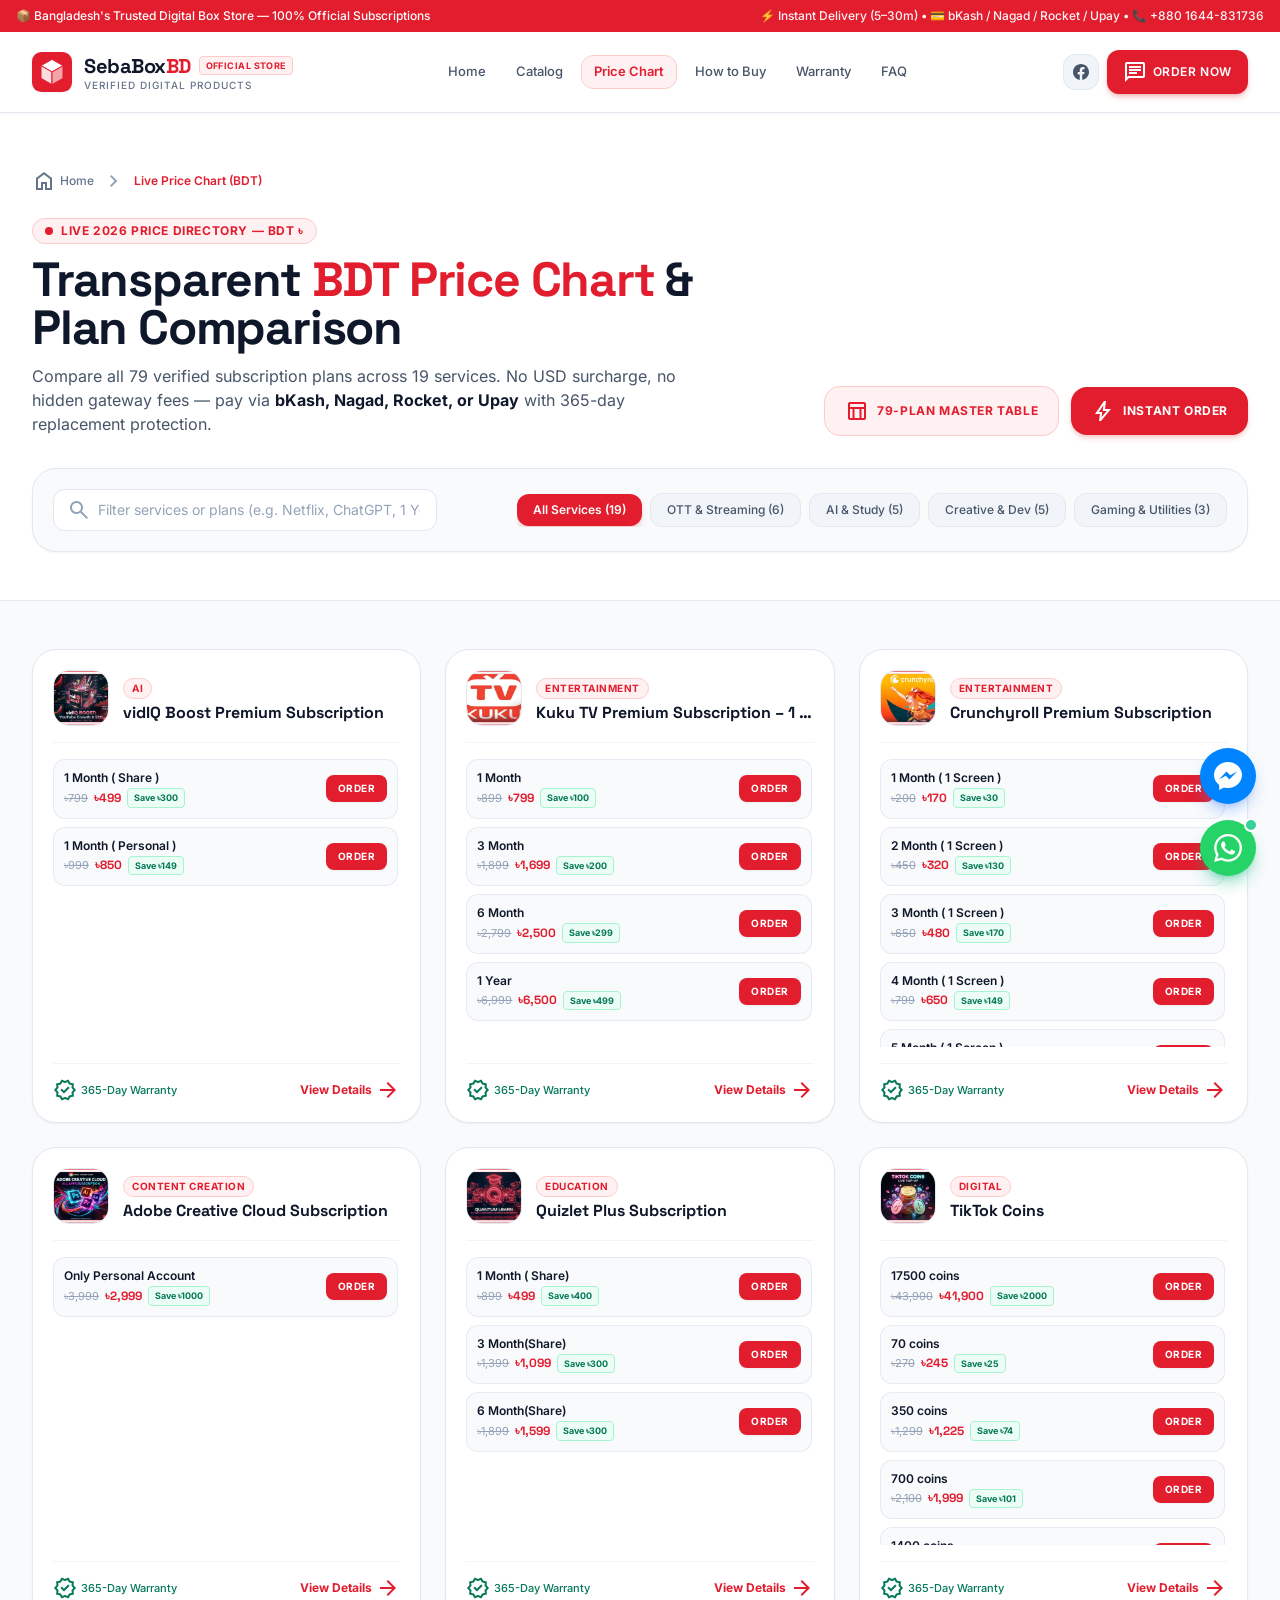
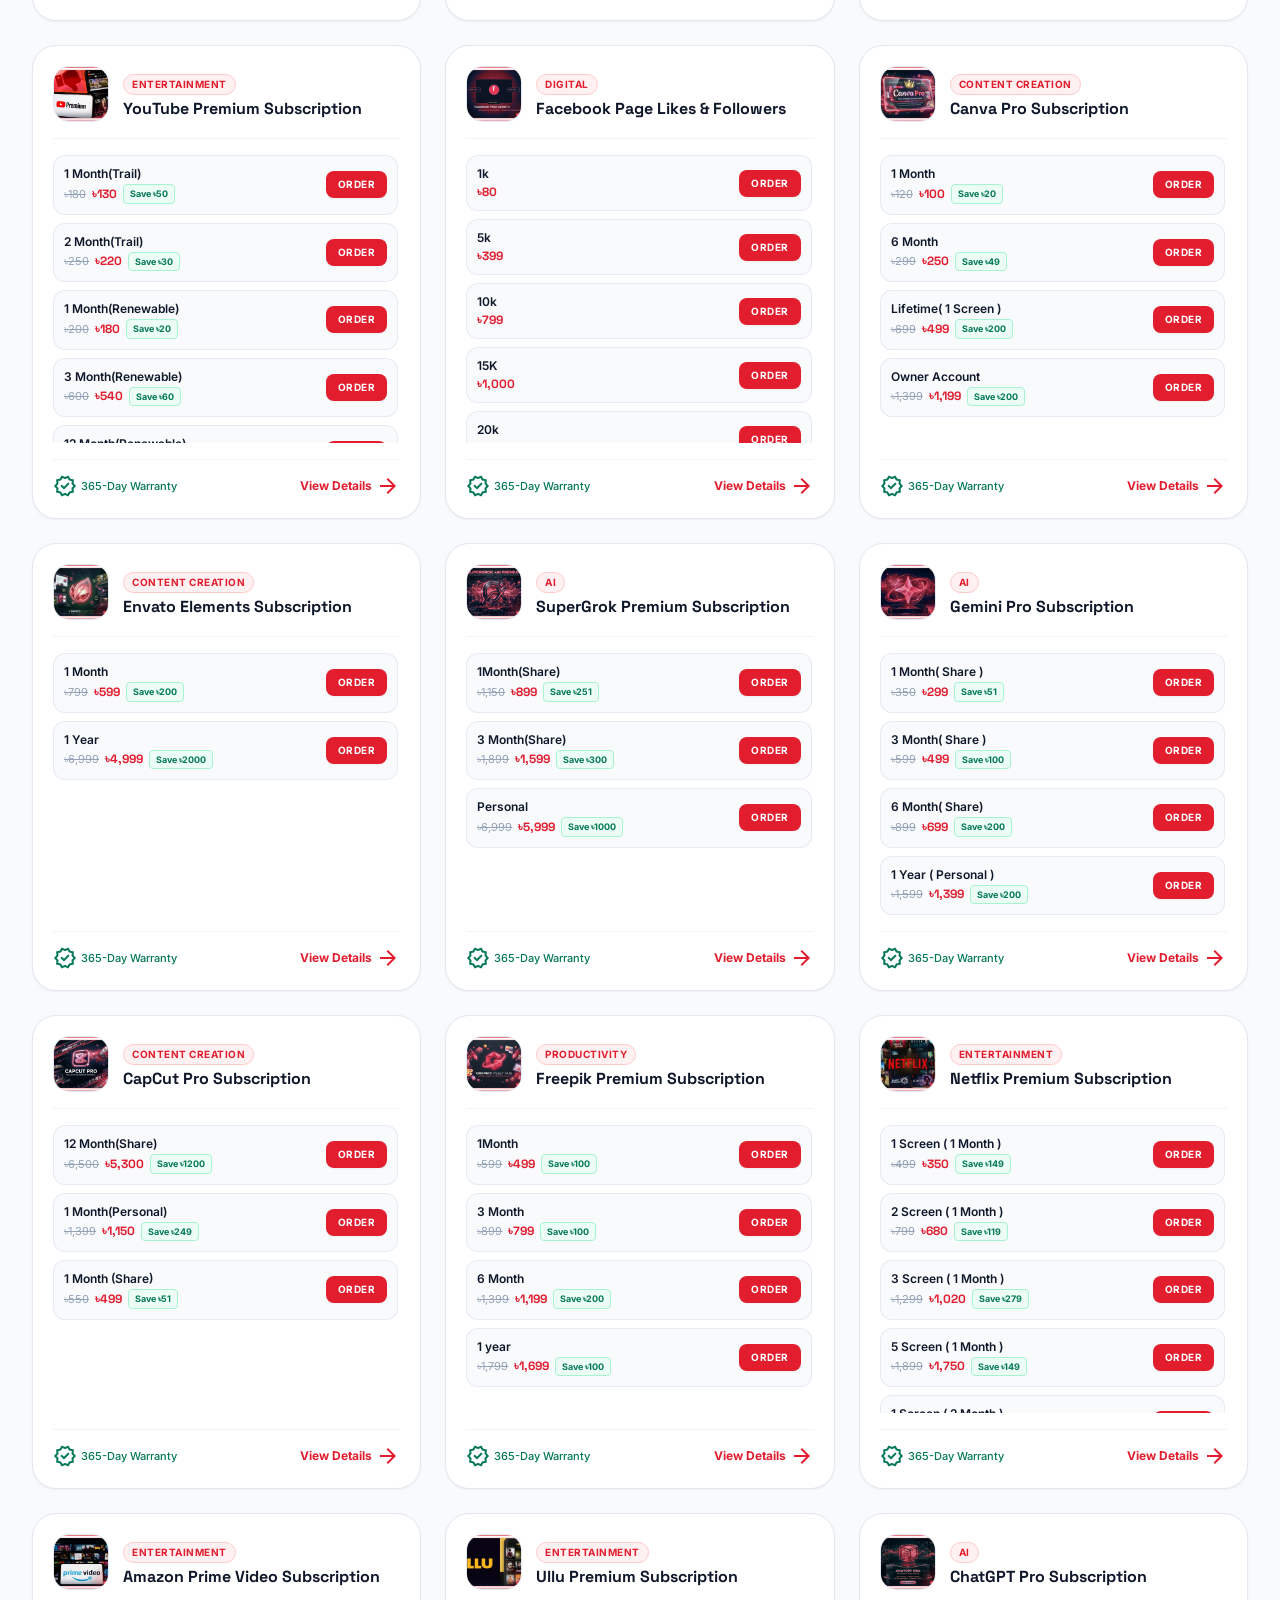
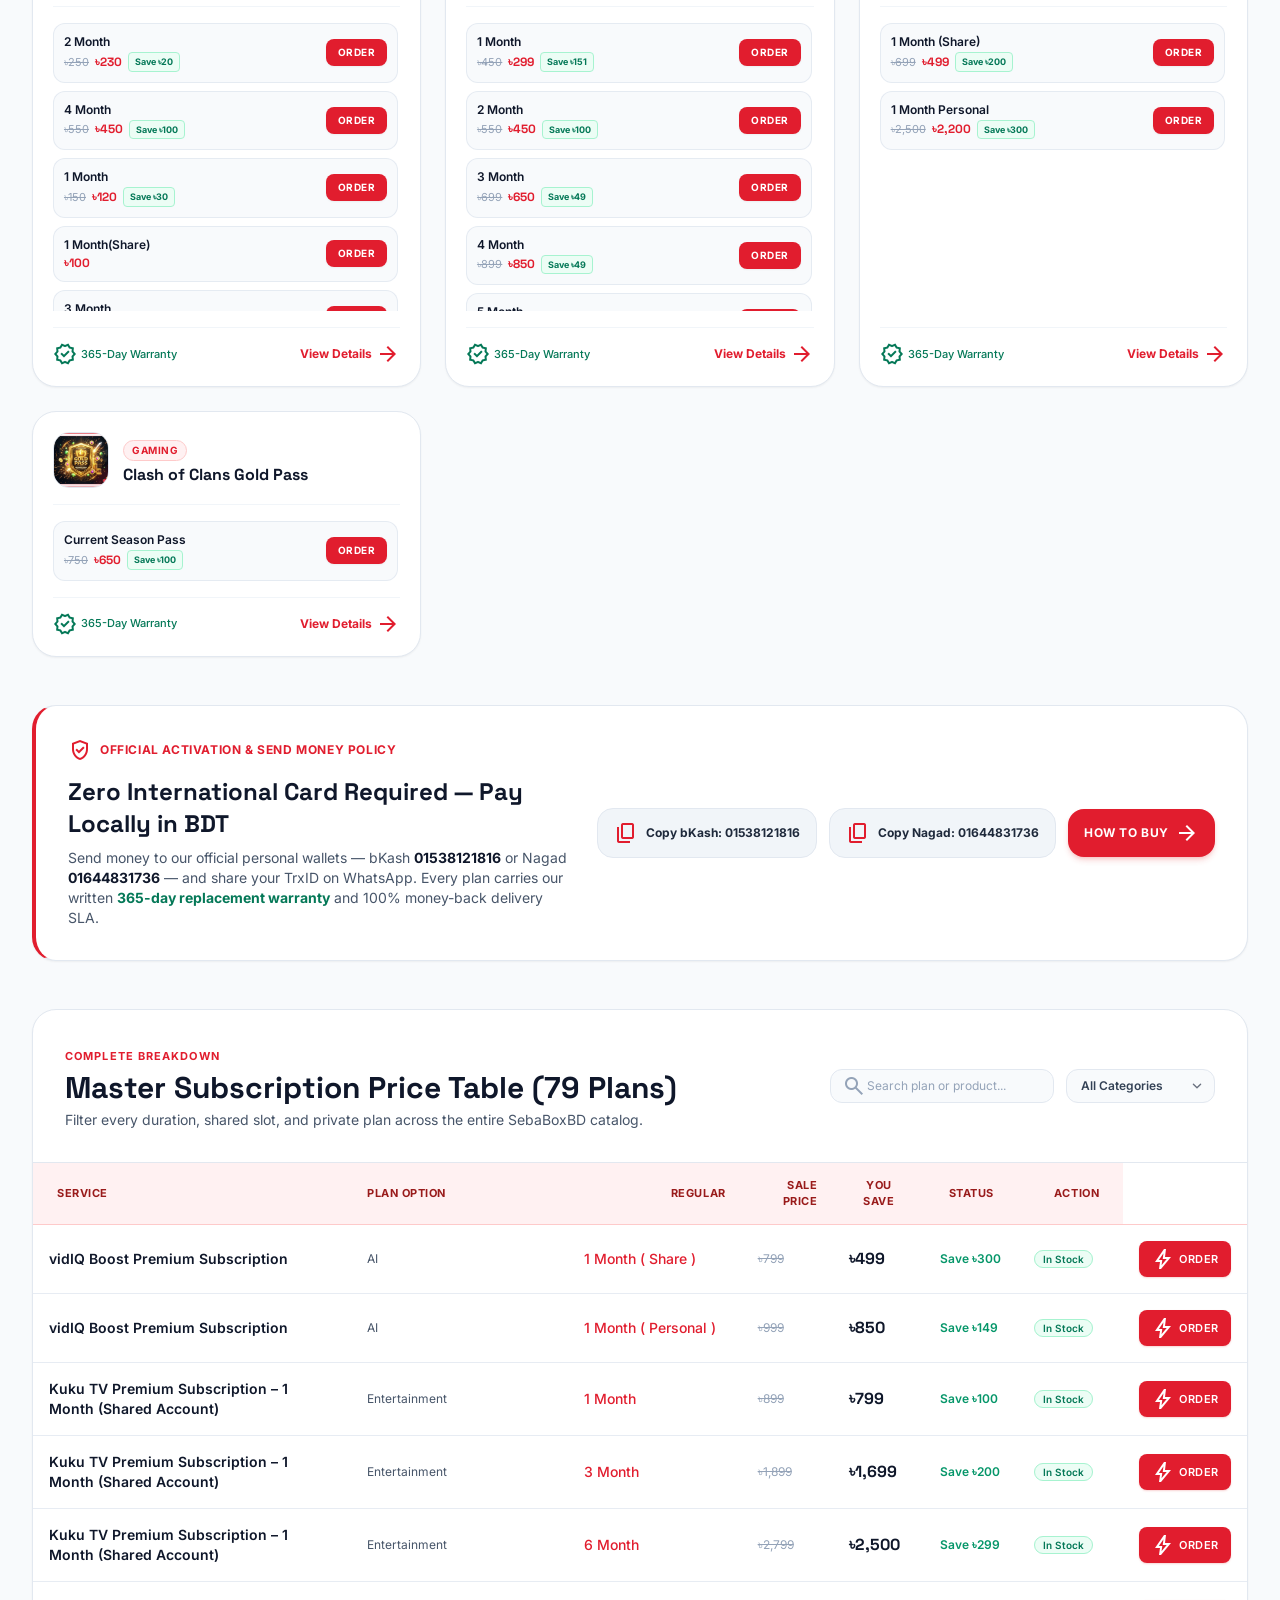
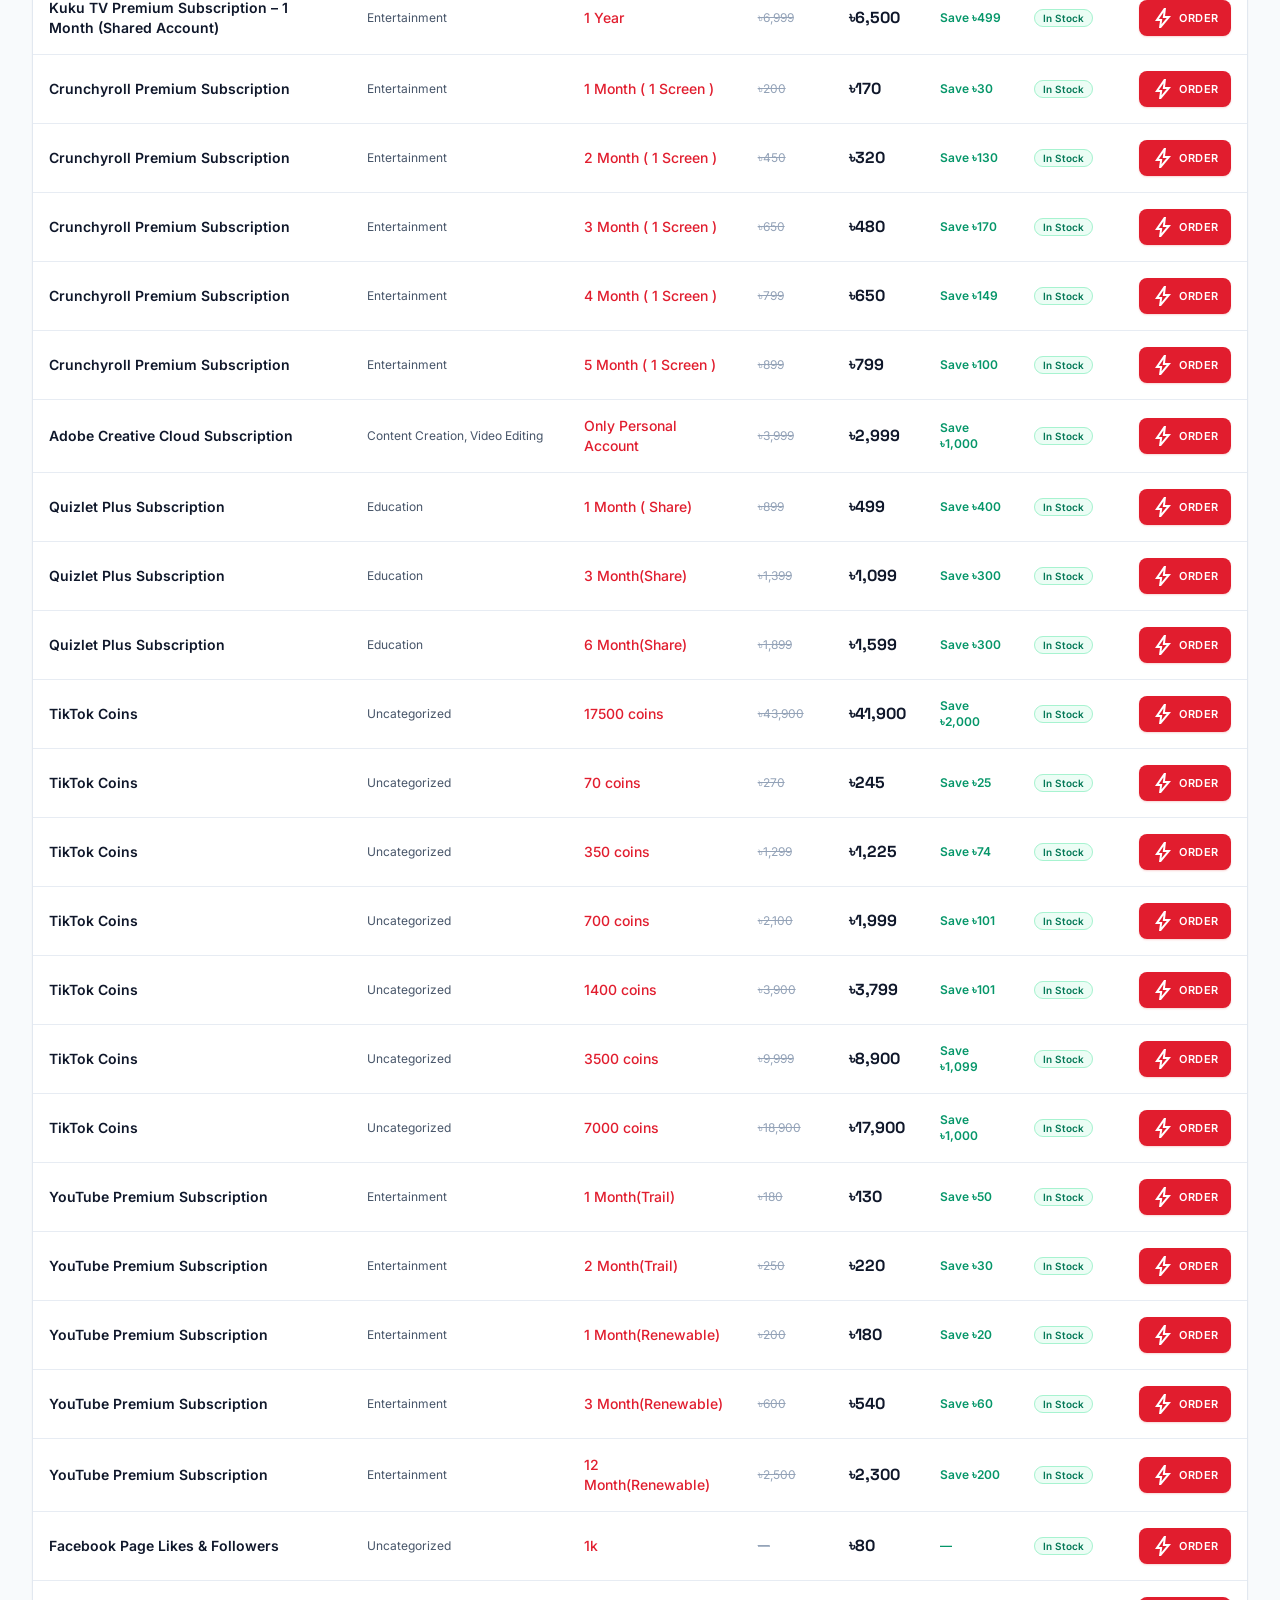
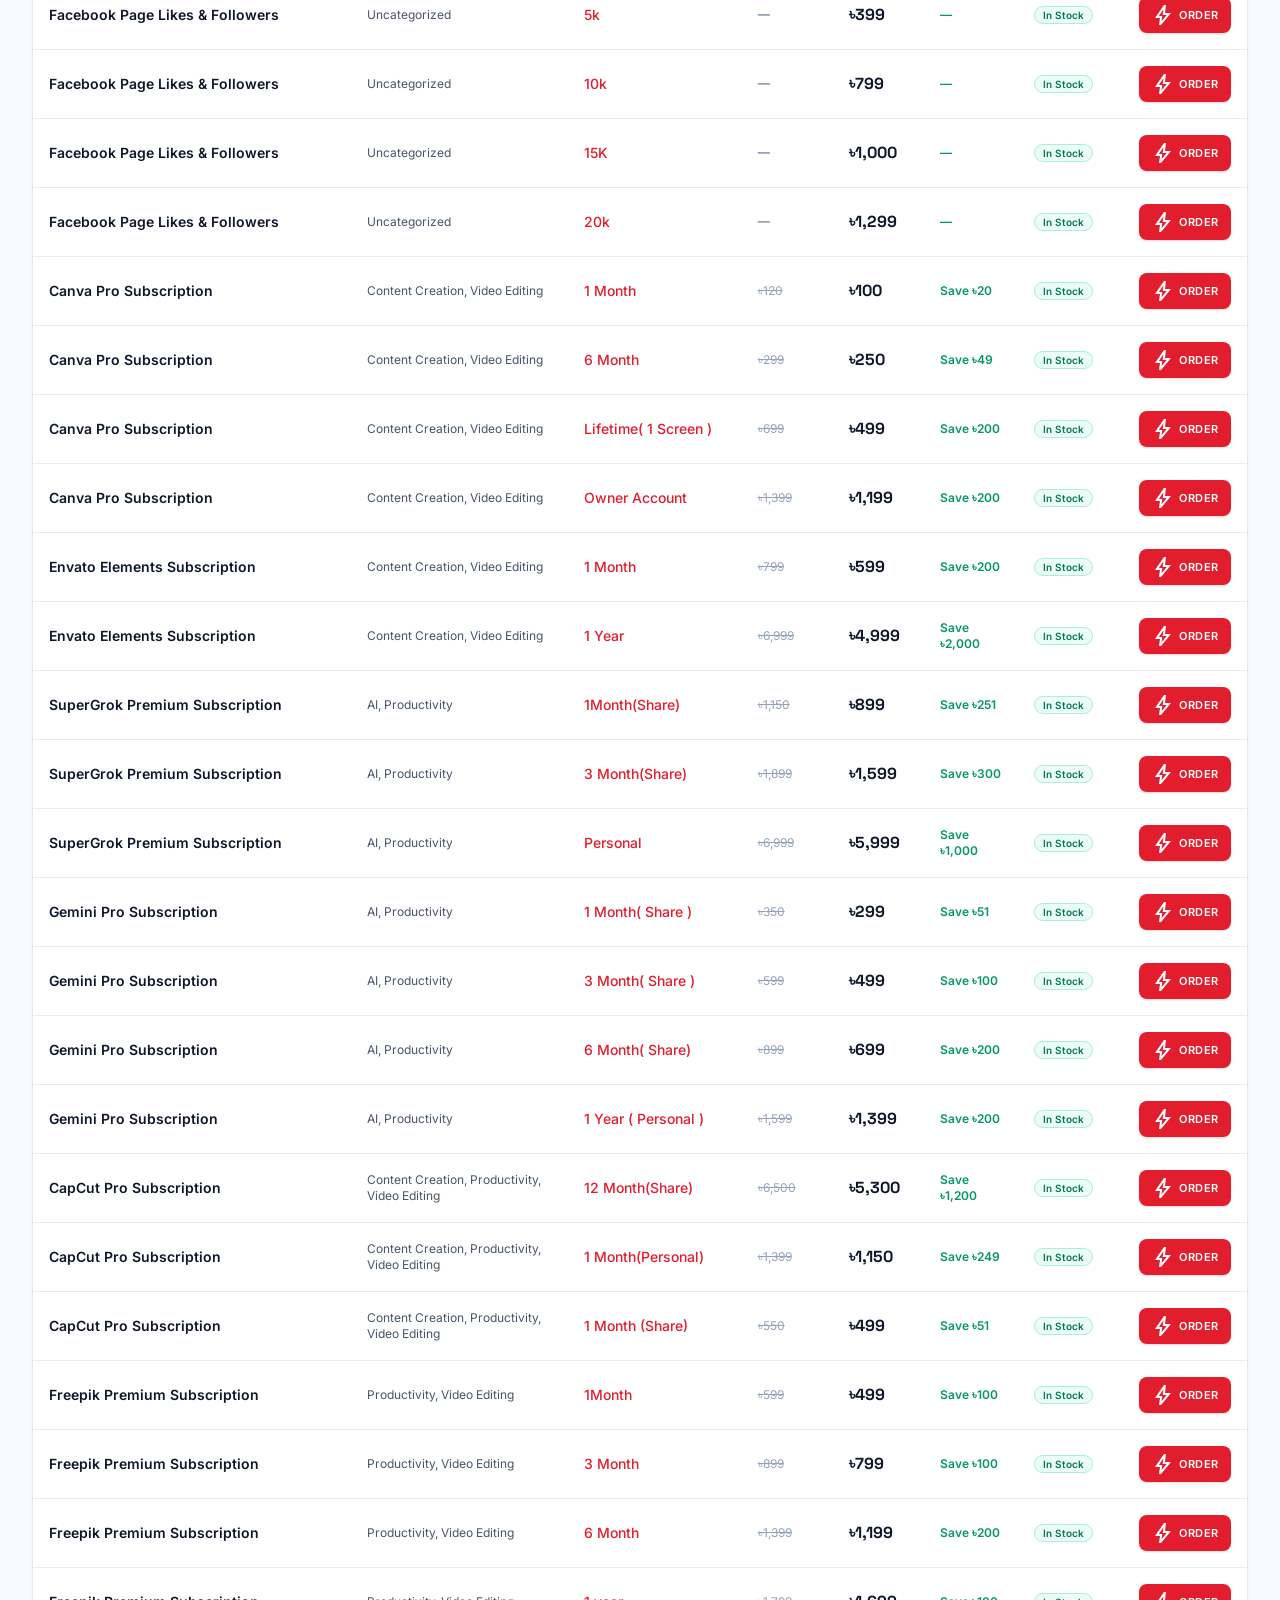
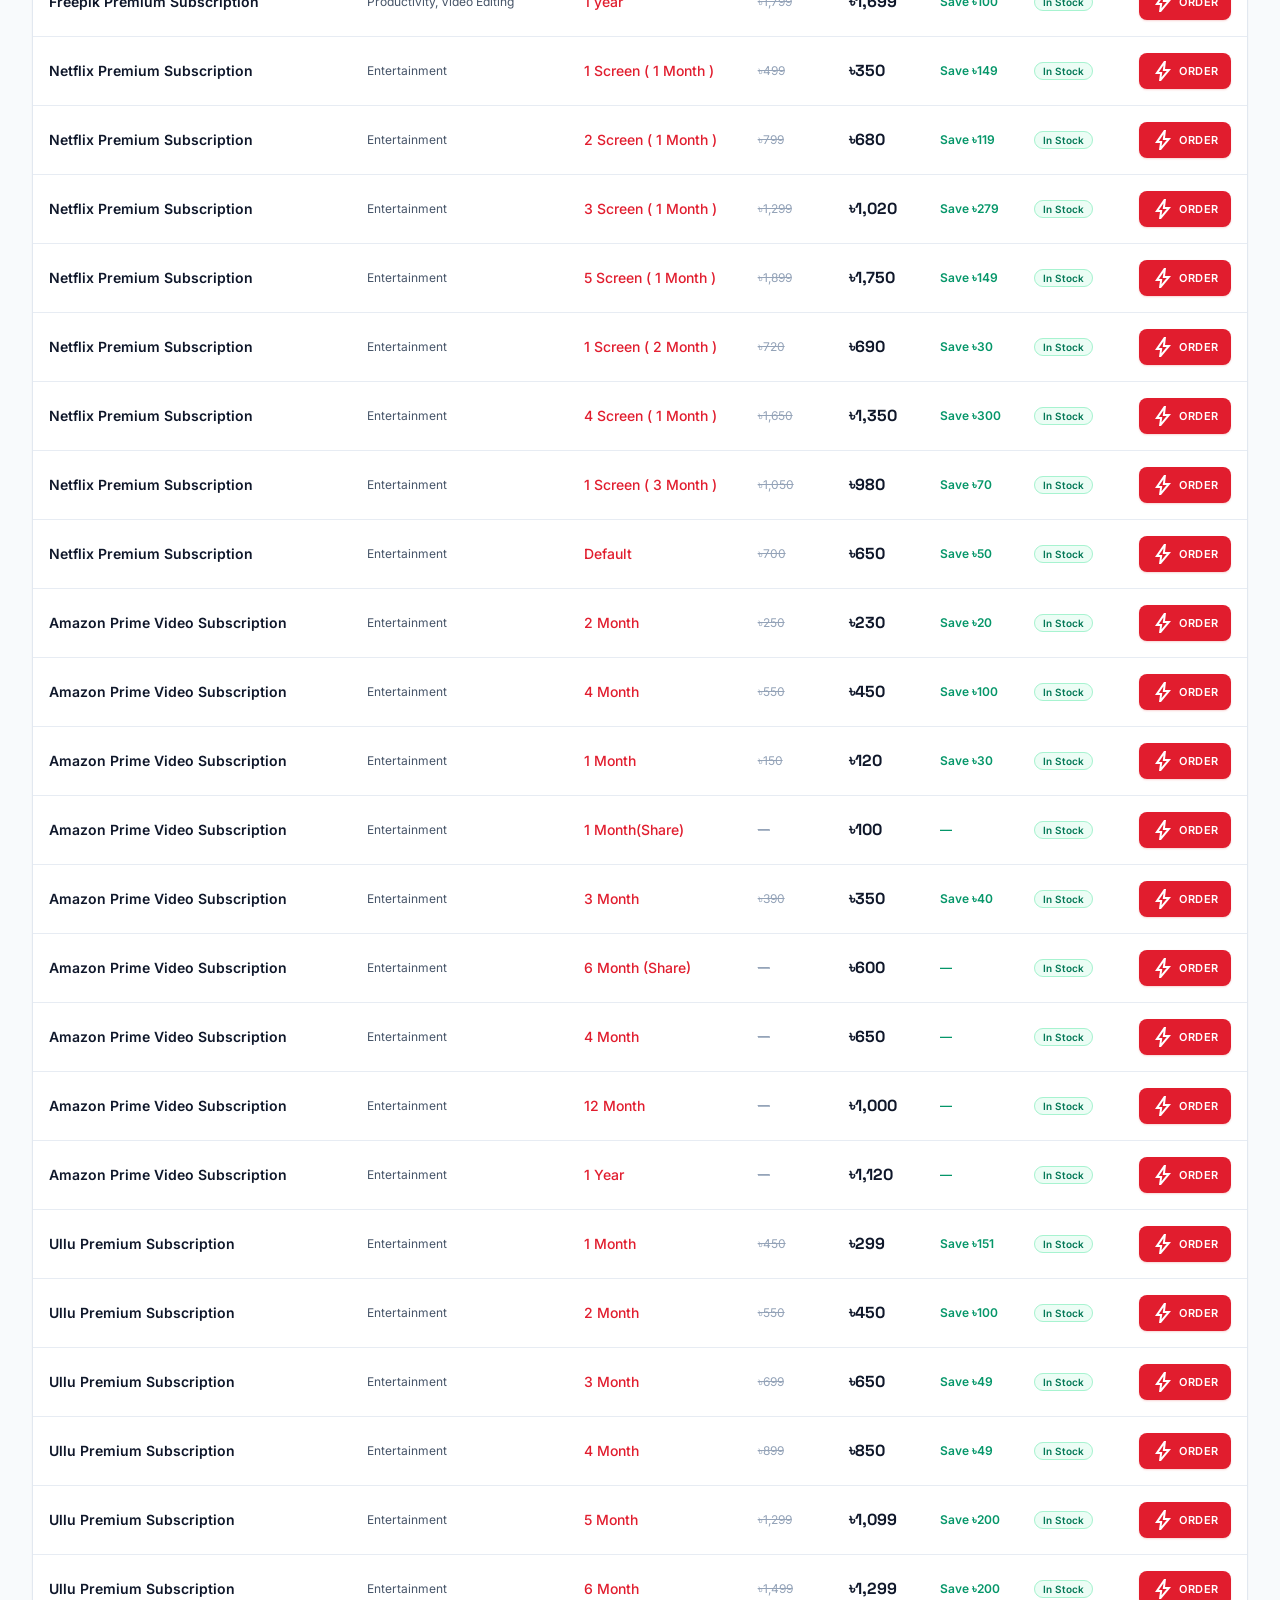
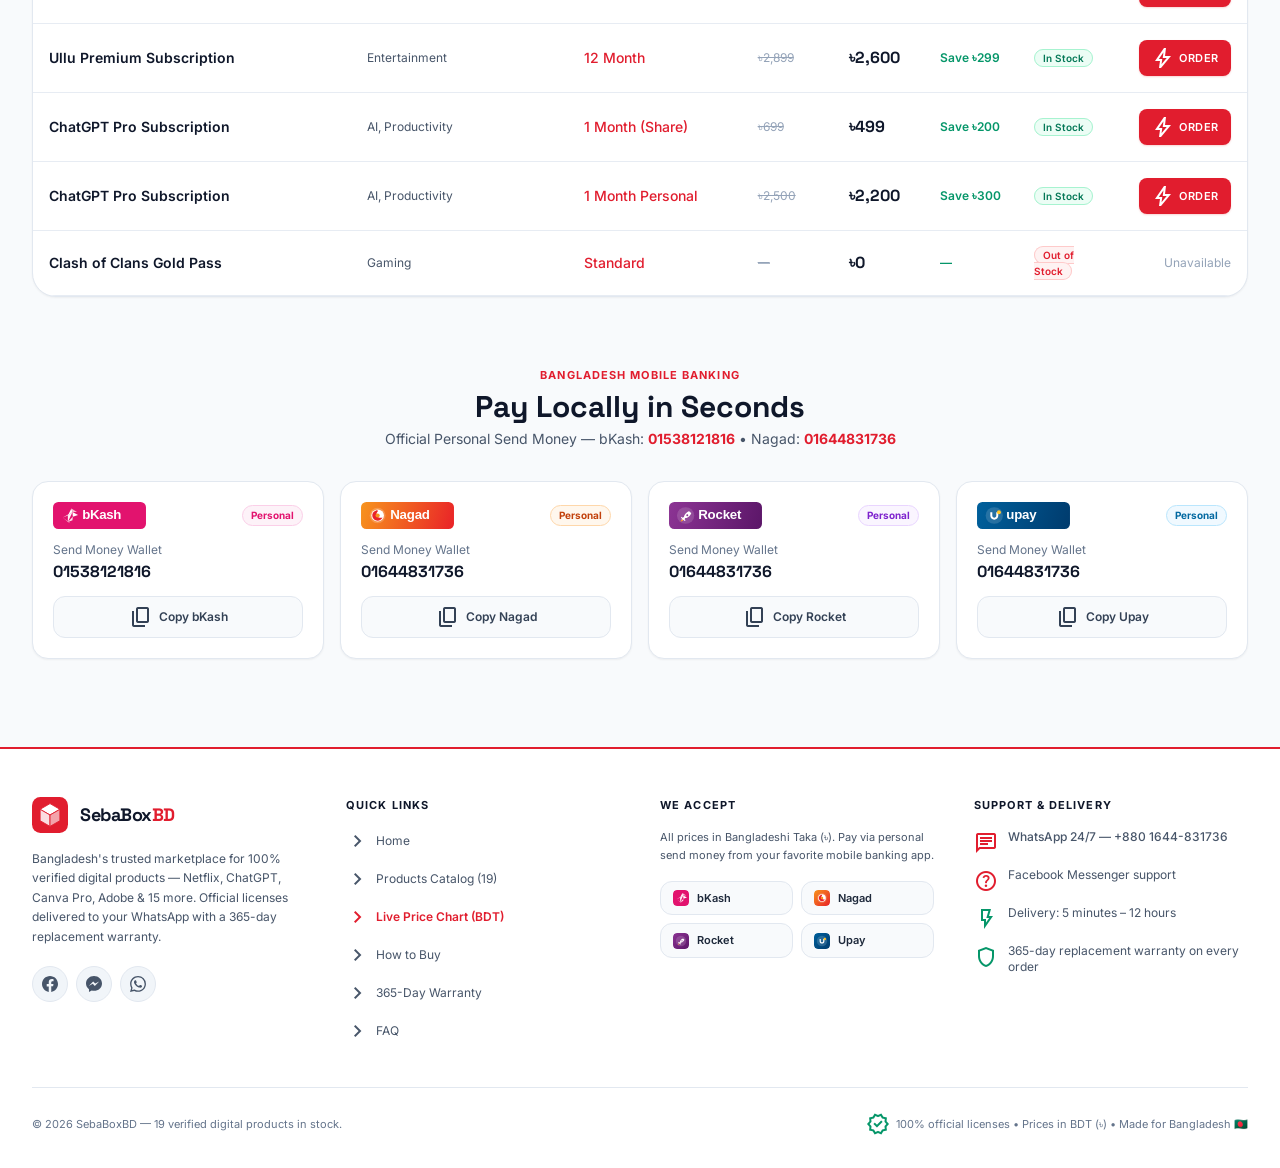
<file: pricing.html>
<!DOCTYPE html>
<html lang="en">
<head>
<meta charset="utf-8"/>
<meta content="width=device-width, initial-scale=1.0" name="viewport"/>
<title>Live Price Chart &amp; Plans Comparison (BDT) | SebaBoxBD</title>
<meta name="description" content="Official BDT price chart for 19 digital subscriptions in Bangladesh. Compare plans for Netflix, ChatGPT, Canva &amp; Adobe. Pay via bKash, Nagad, Rocket &amp; Upay."/>
<meta name="keywords" content="SebaBoxBD price chart, digital subscription price Bangladesh, Netflix price BD, ChatGPT Pro price BDT, Canva Pro price Bangladesh, YouTube Premium price BD"/>
<link rel="icon" type="image/svg+xml" href="sebaboxbd-icon.svg"/>
<link rel="apple-touch-icon" href="images/logo-192.png"/>
<link rel="canonical" href="https://www.sebaboxbd.com/pricing"/>
<meta property="og:title" content="Live Price Chart &amp; Plans Comparison (BDT) — SebaBoxBD"/>
<meta property="og:description" content="Compare 79+ active subscription plans across 19 verified services in Bangladesh with BDT pricing, instant delivery &amp; 365-day warranty."/>
<meta property="og:image" content="https://www.sebaboxbd.com/og-image.jpg"/>
<meta property="og:url" content="https://www.sebaboxbd.com/pricing"/>
<meta property="og:type" content="website"/>
<meta property="og:site_name" content="SebaBoxBD"/>
<meta name="twitter:card" content="summary_large_image"/>
<meta name="twitter:title" content="Live Price Chart &amp; Plans Comparison (BDT) — SebaBoxBD"/>
<meta name="twitter:description" content="Compare all verified digital subscription prices in Bangladeshi Taka (BDT) on SebaBoxBD."/>
<meta name="twitter:image" content="https://www.sebaboxbd.com/og-image.jpg"/>
<link rel="preload" href="fonts/inter-400.woff2" as="font" type="font/woff2" crossorigin/>
<link rel="preload" href="fonts/space-grotesk-700.woff2" as="font" type="font/woff2" crossorigin/>
<link href="css/tailwind.css" rel="stylesheet"/>

<script type="application/ld+json">
{
  "@context": "https://schema.org",
  "@type": "WebPage",
  "name": "Live Price Chart & Plans Comparison (BDT) | SebaBoxBD",
  "url": "https://www.sebaboxbd.com/pricing",
  "description": "Compare 79+ verified digital subscription plans across 19 services in Bangladeshi Taka (BDT) on SebaBoxBD.",
  "isPartOf": { "@type": "WebSite", "name": "SebaBoxBD", "url": "https://www.sebaboxbd.com/" },
  "breadcrumb": {
    "@type": "BreadcrumbList",
    "itemListElement": [
      { "@type": "ListItem", "position": 1, "name": "Home", "item": "https://www.sebaboxbd.com/" },
      { "@type": "ListItem", "position": 2, "name": "Price Chart", "item": "https://www.sebaboxbd.com/pricing" }
    ]
  }
}
</script>
</head>
<body class="bg-[#F8FAFC] font-sans antialiased text-[#0F172A] selection:bg-[#E11D2E] selection:text-white">

<!-- ================= TOP RED ANNOUNCEMENT BAR ================= -->
<div class="bg-[#E11D2E] text-white text-[11px] sm:text-xs font-medium py-2 px-4">
  <div class="max-w-7xl mx-auto flex flex-col sm:flex-row items-center justify-between gap-1 text-center sm:text-left">
    <span>📦 Bangladesh's Trusted Digital Box Store — 100% Official Subscriptions</span>
    <span class="opacity-95">⚡ Instant Delivery (5–30m) • 💳 bKash / Nagad / Rocket / Upay • 📞 +880 1644-831736</span>
  </div>
</div>

<!-- ================= STICKY WHITE NAVIGATION ================= -->
<header class="sticky top-0 z-50 bg-white/95 backdrop-blur-md border-b border-slate-200 shadow-sm">
  <div class="max-w-7xl mx-auto h-16 sm:h-20 px-4 sm:px-8 flex items-center justify-between gap-4">
    <a class="flex items-center gap-3 group" href="index.html">
      <img src="sebaboxbd-icon.svg" alt="SebaBoxBD Logo" class="h-10 w-10 object-contain group-hover:scale-105 transition-transform duration-300 drop-shadow-sm" width="40" height="40"/>
      <div class="flex flex-col">
        <div class="flex items-center gap-2">
          <span class="font-display font-bold text-lg sm:text-xl tracking-tight text-[#0F172A]">SebaBox<span class="text-[#E11D2E]">BD</span></span>
          <span class="hidden sm:inline-block px-1.5 py-0.5 rounded bg-[#FFF1F2] text-[#E11D2E] border border-red-200 text-[9px] font-bold uppercase tracking-wider">Official Store</span>
        </div>
        <span class="text-[10px] tracking-widest text-slate-500 font-medium uppercase -mt-0.5">Verified Digital Products</span>
      </div>
    </a>

    <nav class="hidden lg:flex items-center gap-1.5 text-[13px] font-medium">
      <a class="px-3 py-1.5 rounded-xl text-slate-600 hover:text-[#E11D2E] hover:bg-red-50/70 transition-all" href="index.html">Home</a>
      <a class="px-3 py-1.5 rounded-xl text-slate-600 hover:text-[#E11D2E] hover:bg-red-50/70 transition-all" href="index.html#catalog">Catalog</a>
      <a class="px-3 py-1.5 rounded-xl bg-[#FFF1F2] text-[#E11D2E] font-semibold border border-red-200" href="pricing.html">Price Chart</a>
      <a class="px-3 py-1.5 rounded-xl text-slate-600 hover:text-[#E11D2E] hover:bg-red-50/70 transition-all" href="how-to-buy.html">How to Buy</a>
      <a class="px-3 py-1.5 rounded-xl text-slate-600 hover:text-[#E11D2E] hover:bg-red-50/70 transition-all" href="index.html#guarantee">Warranty</a>
      <a class="px-3 py-1.5 rounded-xl text-slate-600 hover:text-[#E11D2E] hover:bg-red-50/70 transition-all" href="index.html#faq">FAQ</a>
    </nav>

    <div class="flex items-center gap-2">
      <a href="https://www.facebook.com/share/1F3zoLEESe/" target="_blank" class="w-9 h-9 rounded-xl bg-slate-100 border border-slate-200 flex items-center justify-center text-slate-600 hover:text-[#E11D2E] hover:bg-[#FFF1F2] hover:border-red-200 transition-all" aria-label="Facebook Page">
        <svg class="w-4 h-4" fill="currentColor" viewBox="0 0 24 24"><path d="M24 12.073C24 5.405 18.627 0 12 0S0 5.405 0 12.073c0 6.021 4.388 11.015 10.125 11.927v-8.42H7.078v-3.507h3.047V9.412c0-3.046 1.792-4.727 4.533-4.727 1.312 0 2.686.235 2.686.235v2.97H15.83c-1.491 0-1.956.93-1.956 1.886v2.267h3.328l-.532 3.507h-2.796V24C19.612 23.088 24 18.094 24 12.073z"/></svg>
      </a>
      <a href="https://wa.me/8801644831736?text=Hello%20SebaBoxBD!%20I%20want%20to%20order." target="_blank" class="hidden sm:flex items-center gap-1.5 px-4 py-2.5 rounded-xl bg-[#E11D2E] hover:bg-[#BE1221] text-white font-semibold text-xs uppercase tracking-wider shadow-md shadow-red-600/25 transition-all">
        <span class="material-symbols-outlined text-[15px]">chat</span>
        <span>Order Now</span>
      </a>
      <button class="lg:hidden p-2 rounded-xl bg-slate-100 border border-slate-200 text-slate-700 hover:text-[#E11D2E] focus:outline-none" onclick="toggleMobileMenu()" aria-label="Toggle Menu">
        <span class="material-symbols-outlined text-2xl">menu</span>
      </button>
    </div>
  </div>

  <!-- Mobile Navigation Drawer -->
  <div class="hidden lg:hidden border-t border-slate-200 bg-white px-6 py-4 flex flex-col gap-2 text-sm text-slate-700 shadow-lg" id="mobileMenu">
    <a class="py-2 px-3 rounded-xl hover:bg-slate-50 transition-colors border-b border-slate-100" href="index.html">Home</a>
    <a class="py-2 px-3 rounded-xl hover:bg-slate-50 transition-colors border-b border-slate-100" href="index.html#catalog">Catalog (19 Products)</a>
    <a class="py-2 px-3 rounded-xl bg-[#FFF1F2] text-[#E11D2E] font-semibold" href="pricing.html" onclick="toggleMobileMenu()">Price Chart (BDT)</a>
    <a class="py-2 px-3 rounded-xl hover:bg-slate-50 transition-colors border-b border-slate-100" href="how-to-buy.html">How to Buy</a>
    <a class="py-2 px-3 rounded-xl hover:bg-slate-50 transition-colors border-b border-slate-100" href="index.html#guarantee">365-Day Warranty</a>
    <a class="py-2 px-3 rounded-xl hover:bg-slate-50 transition-colors border-b border-slate-100" href="index.html#faq">FAQ</a>
    <a class="mt-2 py-2.5 rounded-xl bg-[#E11D2E] hover:bg-[#BE1221] text-white font-bold text-center uppercase tracking-wider flex items-center justify-center gap-2 shadow-md shadow-red-600/25" href="https://wa.me/8801644831736?text=Hello%20SebaBoxBD!%20I%20want%20to%20order." target="_blank">
      <span class="material-symbols-outlined text-[18px]">chat</span>
      <span>Order on WhatsApp</span>
    </a>
  </div>
</header>

<main class="overflow-hidden">

<!-- ================= HERO / PAGE HEADER ================= -->
<section class="relative bg-white border-b border-slate-200 pt-10 pb-10 sm:pt-14 sm:pb-12 px-4 sm:px-8">
  <div class="max-w-7xl mx-auto">
    <!-- Breadcrumb -->
    <div class="flex items-center gap-2 text-xs text-slate-500 mb-6">
      <a href="index.html" class="hover:text-[#E11D2E] transition-colors font-medium inline-flex items-center gap-1">
        <span class="material-symbols-outlined text-sm">home</span> Home
      </a>
      <span class="material-symbols-outlined text-sm text-slate-400">chevron_right</span>
      <span class="text-[#E11D2E] font-semibold">Live Price Chart (BDT)</span>
    </div>

    <div class="flex flex-col lg:flex-row lg:items-end justify-between gap-6">
      <div class="max-w-2xl">
        <div class="inline-flex items-center gap-2 px-3 py-1 rounded-full bg-[#FFF1F2] text-[#E11D2E] border border-red-200 text-xs font-bold uppercase tracking-wider mb-3">
          <span class="w-2 h-2 rounded-full bg-[#E11D2E] animate-pulse"></span>
          <span>Live 2026 Price Directory — BDT ৳</span>
        </div>
        <h1 class="font-display text-3xl sm:text-4xl lg:text-5xl font-bold text-[#0F172A] tracking-tight leading-tight">
          Transparent <span class="text-[#E11D2E]">BDT Price Chart</span> &amp; Plan Comparison
        </h1>
        <p class="mt-3 text-sm sm:text-base text-slate-600 leading-relaxed">
          Compare all 79 verified subscription plans across 19 services. No USD surcharge, no hidden gateway fees — pay via <strong class="text-slate-900">bKash, Nagad, Rocket, or Upay</strong> with 365-day replacement protection.
        </p>
      </div>

      <div class="flex flex-wrap items-center gap-3 shrink-0">
        <a href="#master-chart" class="px-5 py-3 rounded-2xl bg-[#FFF1F2] hover:bg-red-100/80 border border-red-200 text-[#E11D2E] text-xs font-bold uppercase tracking-wider inline-flex items-center gap-2 transition-all">
          <span class="material-symbols-outlined text-base">table_chart</span>
          <span>79-Plan Master Table</span>
        </a>
        <a href="https://wa.me/8801644831736?text=Hello%20SebaBoxBD!%20I%20want%20to%20confirm%20a%20price%20and%20order." target="_blank" class="px-5 py-3 rounded-2xl bg-[#E11D2E] hover:bg-[#BE1221] text-white text-xs font-bold uppercase tracking-wider shadow-md shadow-red-600/20 inline-flex items-center gap-2 transition-all">
          <span class="material-symbols-outlined text-base">bolt</span>
          <span>Instant Order</span>
        </a>
      </div>
    </div>

    <!-- Search & Category Filter Bar -->
    <div class="mt-8 bg-[#F8FAFC] border border-slate-200 rounded-3xl p-4 sm:p-5 flex flex-col lg:flex-row lg:items-center justify-between gap-4 shadow-sm">
      <div class="relative w-full lg:w-96 shrink-0">
        <span class="material-symbols-outlined text-slate-400 text-xl absolute left-3.5 top-1/2 -translate-y-1/2 pointer-events-none">search</span>
        <input id="pricingSearch" type="text" oninput="filterPricingGrid(this.value)" placeholder="Filter services or plans (e.g. Netflix, ChatGPT, 1 Year)..." class="w-full pl-11 pr-4 py-2.5 rounded-xl bg-white border border-slate-200 text-sm text-slate-900 placeholder-slate-400 focus:border-[#E11D2E] focus:ring-2 focus:ring-red-500/15 outline-none transition-all"/>
      </div>

      <div id="priceCatTabs" class="flex items-center gap-2 overflow-x-auto pb-1 lg:pb-0 scrollbar-none">
        <button data-cat="all" class="pcat-btn active shrink-0 px-4 py-2 rounded-xl text-xs font-semibold bg-[#E11D2E] text-white shadow-md shadow-red-600/20 transition-all" onclick="setPricingCat('all', this)">All Services (19)</button>
        <button data-cat="ott" class="pcat-btn shrink-0 px-4 py-2 rounded-xl text-xs font-medium glass-pill text-slate-600 transition-all" onclick="setPricingCat('ott', this)">OTT &amp; Streaming (6)</button>
        <button data-cat="ai" class="pcat-btn shrink-0 px-4 py-2 rounded-xl text-xs font-medium glass-pill text-slate-600 transition-all" onclick="setPricingCat('ai', this)">AI &amp; Study (5)</button>
        <button data-cat="creative" class="pcat-btn shrink-0 px-4 py-2 rounded-xl text-xs font-medium glass-pill text-slate-600 transition-all" onclick="setPricingCat('creative', this)">Creative &amp; Dev (5)</button>
        <button data-cat="social-gaming" class="pcat-btn shrink-0 px-4 py-2 rounded-xl text-xs font-medium glass-pill text-slate-600 transition-all" onclick="setPricingCat('social-gaming', this)">Gaming &amp; Utilities (3)</button>
      </div>
    </div>
  </div>
</section>

<!-- ================= SERVICE PLAN CARDS GRID ================= -->
<section class="max-w-7xl mx-auto px-4 sm:px-8 py-12">
  <div id="pricingCardsGrid" class="grid grid-cols-1 md:grid-cols-2 lg:grid-cols-3 gap-6">
    <!-- Rendered dynamically by renderPricingGrid() -->
  </div>
  <div id="pricingCardsEmpty" class="hidden text-center py-14 bg-white border border-slate-200 rounded-3xl mt-4">
    <span class="material-symbols-outlined text-4xl text-slate-300">search_off</span>
    <p class="mt-2 text-sm font-semibold text-slate-700">No services match your search.</p>
    <p class="text-xs text-slate-500 mt-1">Try searching Netflix, ChatGPT, Canva Pro, or Adobe.</p>
  </div>
</section>

<!-- ================= PAYMENT & ACTIVATION POLICY BANNER ================= -->
<section class="max-w-7xl mx-auto px-4 sm:px-8 pb-12">
  <div class="bg-white border border-slate-200 border-l-4 border-l-[#E11D2E] rounded-3xl p-6 sm:p-8 shadow-sm flex flex-col lg:flex-row lg:items-center justify-between gap-6">
    <div class="space-y-2 max-w-2xl">
      <div class="inline-flex items-center gap-2 text-xs font-bold uppercase tracking-wider text-[#E11D2E]">
        <span class="material-symbols-outlined text-base">verified_user</span>
        <span>Official Activation &amp; Send Money Policy</span>
      </div>
      <h2 class="font-display text-xl sm:text-2xl font-bold text-[#0F172A]">Zero International Card Required — Pay Locally in BDT</h2>
      <p class="text-xs sm:text-sm text-slate-600 leading-relaxed">
        Send money to our official personal wallets — bKash <strong class="text-[#0F172A]">01538121816</strong> or Nagad <strong class="text-[#0F172A]">01644831736</strong> — and share your TrxID on WhatsApp. Every plan carries our written <strong class="text-emerald-700">365-day replacement warranty</strong> and 100% money-back delivery SLA.
      </p>
    </div>

    <div class="flex flex-wrap items-center gap-3 shrink-0">
      <button type="button" onclick="copyText('01538121816')" class="px-4 py-3 rounded-2xl bg-slate-100 hover:bg-[#FFF1F2] border border-slate-200 hover:border-red-200 text-slate-800 hover:text-[#E11D2E] text-xs font-bold inline-flex items-center gap-2 transition-all">
        <span class="material-symbols-outlined text-base text-[#E11D2E]">content_copy</span>
        <span>Copy bKash: 01538121816</span>
      </button>
      <button type="button" onclick="copyText('01644831736')" class="px-4 py-3 rounded-2xl bg-slate-100 hover:bg-[#FFF1F2] border border-slate-200 hover:border-red-200 text-slate-800 hover:text-[#E11D2E] text-xs font-bold inline-flex items-center gap-2 transition-all">
        <span class="material-symbols-outlined text-base text-[#E11D2E]">content_copy</span>
        <span>Copy Nagad: 01644831736</span>
      </button>
      <a href="how-to-buy.html" class="px-4 py-3 rounded-2xl bg-[#E11D2E] hover:bg-[#BE1221] text-white text-xs font-bold uppercase tracking-wider inline-flex items-center gap-1.5 shadow-md shadow-red-600/20 transition-all">
        <span>How to Buy</span>
        <span class="material-symbols-outlined text-base">arrow_forward</span>
      </a>
    </div>
  </div>
</section>

<!-- ================= MASTER 79-PLAN PRICE TABLE ================= -->
<section id="master-chart" class="max-w-7xl mx-auto px-4 sm:px-8 pb-16">
  <div class="bg-white border border-slate-200 rounded-3xl shadow-sm overflow-hidden">
    <div class="p-6 sm:p-8 border-b border-slate-200 flex flex-col md:flex-row md:items-center justify-between gap-4">
      <div>
        <span class="text-[11px] font-bold uppercase tracking-widest text-[#E11D2E]">Complete Breakdown</span>
        <h2 class="font-display text-2xl sm:text-3xl font-bold text-[#0F172A] mt-1">Master Subscription Price Table (79 Plans)</h2>
        <p class="text-xs sm:text-sm text-slate-600 mt-1">Filter every duration, shared slot, and private plan across the entire SebaBoxBD catalog.</p>
      </div>

      <div class="flex flex-col sm:flex-row items-stretch sm:items-center gap-3">
        <div class="relative">
          <span class="material-symbols-outlined text-slate-400 text-lg absolute left-3 top-1/2 -translate-y-1/2 pointer-events-none">search</span>
          <input id="tableSearchInput" type="text" oninput="applyTableFilter()" placeholder="Search plan or product..." class="w-full sm:w-56 pl-9 pr-3 py-2 rounded-xl bg-slate-50 border border-slate-200 text-xs text-slate-900 placeholder-slate-400 focus:border-[#E11D2E] focus:bg-white outline-none transition-all"/>
        </div>
        <select id="tableCatSelect" onchange="applyTableFilter()" class="px-3.5 py-2 rounded-xl bg-slate-50 border border-slate-200 text-xs font-semibold text-slate-700 focus:border-[#E11D2E] focus:bg-white outline-none transition-all">
          <option value="all">All Categories</option>
          <option value="entertainment">OTT &amp; Entertainment</option>
          <option value="ai">AI &amp; Productivity</option>
          <option value="content creation">Creative &amp; Design</option>
          <option value="video editing">Video Editing</option>
          <option value="productivity">Productivity Tools</option>
          <option value="education">Education &amp; Study</option>
          <option value="gaming">Gaming Passes</option>
          <option value="uncategorized">Utilities</option>
        </select>
      </div>
    </div>

    <div class="overflow-x-auto">
      <table class="w-full text-left border-collapse">
        <thead>
          <tr class="bg-[#FFF1F2] text-[#991B1B] border-b border-red-200 text-[11px] font-bold uppercase tracking-wider">
            <th class="py-3.5 px-6">Service</th>
            <th class="py-3.5 px-4">Plan Option</th>
            <th class="py-3.5 px-4 text-right">Regular</th>
            <th class="py-3.5 px-4 text-right">Sale Price</th>
            <th class="py-3.5 px-4 text-center">You Save</th>
            <th class="py-3.5 px-4 text-center">Status</th>
            <th class="py-3.5 px-6 text-right">Action</th>
          </tr>
        </thead>
        <tbody id="pricingTableBody" class="text-xs">
          <!-- Rendered by app.js renderPriceTable() -->
        </tbody>
      </table>
    </div>

    <div id="pricingEmpty" class="hidden py-12 text-center text-slate-500 text-sm">
      No pricing plans match your current filter.
    </div>
  </div>
</section>

<!-- ================= ACCEPTED LOCAL PAYMENT METHODS ================= -->
<section class="max-w-7xl mx-auto px-4 sm:px-8 pb-16">
  <div class="text-center max-w-2xl mx-auto mb-8">
    <span class="text-[11px] font-bold uppercase tracking-widest text-[#E11D2E]">Bangladesh Mobile Banking</span>
    <h2 class="font-display text-2xl sm:text-3xl font-bold text-[#0F172A] mt-1">Pay Locally in Seconds</h2>
    <p class="text-xs sm:text-sm text-slate-600 mt-1">Official Personal Send Money — bKash: <strong class="text-[#E11D2E]">01538121816</strong> • Nagad: <strong class="text-[#E11D2E]">01644831736</strong></p>
  </div>

  <div class="grid grid-cols-1 sm:grid-cols-2 lg:grid-cols-4 gap-4">
    <div class="bg-white border border-slate-200 rounded-2xl p-5 shadow-sm hover:border-[#E2136E]/60 transition-all">
      <div class="flex items-center justify-between mb-3">
        <img src="images/payment/bkash.svg" alt="bKash" class="h-7 object-contain" loading="lazy"/>
        <span class="px-2 py-0.5 rounded-full bg-pink-50 text-[#E2136E] border border-pink-200 text-[10px] font-bold">Personal</span>
      </div>
      <div class="text-xs text-slate-500">Send Money Wallet</div>
      <div class="font-display font-bold text-base text-slate-900 mt-0.5">01538121816</div>
      <button type="button" onclick="copyText('01538121816')" class="mt-3 w-full py-2 rounded-xl bg-slate-50 hover:bg-[#FFF1F2] border border-slate-200 hover:border-red-200 text-xs font-semibold text-slate-700 hover:text-[#E11D2E] inline-flex items-center justify-center gap-1.5 transition-all">
        <span class="material-symbols-outlined text-sm">content_copy</span> Copy bKash
      </button>
    </div>

    <div class="bg-white border border-slate-200 rounded-2xl p-5 shadow-sm hover:border-[#F7941D]/60 transition-all">
      <div class="flex items-center justify-between mb-3">
        <img src="images/payment/nagad.svg" alt="Nagad" class="h-7 object-contain" loading="lazy"/>
        <span class="px-2 py-0.5 rounded-full bg-orange-50 text-orange-700 border border-orange-200 text-[10px] font-bold">Personal</span>
      </div>
      <div class="text-xs text-slate-500">Send Money Wallet</div>
      <div class="font-display font-bold text-base text-slate-900 mt-0.5">01644831736</div>
      <button type="button" onclick="copyText('01644831736')" class="mt-3 w-full py-2 rounded-xl bg-slate-50 hover:bg-[#FFF1F2] border border-slate-200 hover:border-red-200 text-xs font-semibold text-slate-700 hover:text-[#E11D2E] inline-flex items-center justify-center gap-1.5 transition-all">
        <span class="material-symbols-outlined text-sm">content_copy</span> Copy Nagad
      </button>
    </div>

    <div class="bg-white border border-slate-200 rounded-2xl p-5 shadow-sm hover:border-[#8C3494]/60 transition-all">
      <div class="flex items-center justify-between mb-3">
        <img src="images/payment/rocket.svg" alt="Rocket" class="h-7 object-contain" loading="lazy"/>
        <span class="px-2 py-0.5 rounded-full bg-purple-50 text-purple-700 border border-purple-200 text-[10px] font-bold">Personal</span>
      </div>
      <div class="text-xs text-slate-500">Send Money Wallet</div>
      <div class="font-display font-bold text-base text-slate-900 mt-0.5">01644831736</div>
      <button type="button" onclick="copyText('01644831736')" class="mt-3 w-full py-2 rounded-xl bg-slate-50 hover:bg-[#FFF1F2] border border-slate-200 hover:border-red-200 text-xs font-semibold text-slate-700 hover:text-[#E11D2E] inline-flex items-center justify-center gap-1.5 transition-all">
        <span class="material-symbols-outlined text-sm">content_copy</span> Copy Rocket
      </button>
    </div>

    <div class="bg-white border border-slate-200 rounded-2xl p-5 shadow-sm hover:border-[#00609C]/60 transition-all">
      <div class="flex items-center justify-between mb-3">
        <img src="images/payment/upay.svg" alt="Upay" class="h-7 object-contain" loading="lazy"/>
        <span class="px-2 py-0.5 rounded-full bg-sky-50 text-sky-700 border border-sky-200 text-[10px] font-bold">Personal</span>
      </div>
      <div class="text-xs text-slate-500">Send Money Wallet</div>
      <div class="font-display font-bold text-base text-slate-900 mt-0.5">01644831736</div>
      <button type="button" onclick="copyText('01644831736')" class="mt-3 w-full py-2 rounded-xl bg-slate-50 hover:bg-[#FFF1F2] border border-slate-200 hover:border-red-200 text-xs font-semibold text-slate-700 hover:text-[#E11D2E] inline-flex items-center justify-center gap-1.5 transition-all">
        <span class="material-symbols-outlined text-sm">content_copy</span> Copy Upay
      </button>
    </div>
  </div>
</section>

</main>

<!-- ================= WHITE & RED FOOTER ================= -->
<footer class="bg-white border-t-2 border-[#E11D2E] pt-12 pb-8 px-6 sm:px-8 text-slate-600 mt-6">
  <div class="max-w-7xl mx-auto">
    <div class="grid grid-cols-1 sm:grid-cols-2 lg:grid-cols-4 gap-10 pb-10">
      <div>
        <a class="flex items-center gap-3 group" href="index.html">
          <img src="sebaboxbd-icon.svg" alt="SebaBoxBD Logo" class="h-9 w-9 object-contain transition-transform duration-300 group-hover:scale-105" width="36" height="36" loading="lazy"/>
          <span class="font-display font-bold text-lg tracking-tight text-[#0F172A]">SebaBox<span class="text-[#E11D2E]">BD</span></span>
        </a>
        <p class="mt-4 text-xs leading-relaxed text-slate-600">
          Bangladesh's trusted marketplace for 100% verified digital products — Netflix, ChatGPT, Canva Pro, Adobe &amp; 15 more. Official licenses delivered to your WhatsApp with a 365-day replacement warranty.
        </p>
        <div class="mt-5 flex items-center gap-2">
          <a href="https://www.facebook.com/share/1F3zoLEESe/" target="_blank" class="w-9 h-9 rounded-full bg-slate-100 border border-slate-200 flex items-center justify-center text-slate-600 hover:text-[#1877F2] hover:bg-blue-50 transition-all" aria-label="Facebook Page">
            <svg class="w-4 h-4" fill="currentColor" viewBox="0 0 24 24"><path d="M24 12.073C24 5.405 18.627 0 12 0S0 5.405 0 12.073c0 6.021 4.388 11.015 10.125 11.927v-8.42H7.078v-3.507h3.047V9.412c0-3.046 1.792-4.727 4.533-4.727 1.312 0 2.686.235 2.686.235v2.97H15.83c-1.491 0-1.956.93-1.956 1.886v2.267h3.328l-.532 3.507h-2.796V24C19.612 23.088 24 18.094 24 12.073z"/></svg>
          </a>
          <a href="https://www.facebook.com/share/1F3zoLEESe/" target="_blank" class="w-9 h-9 rounded-full bg-slate-100 border border-slate-200 flex items-center justify-center text-slate-600 hover:text-[#0084FF] hover:bg-sky-50 transition-all" aria-label="Messenger Chat">
            <svg class="w-4 h-4" fill="currentColor" viewBox="0 0 24 24"><path d="M12 0C5.373 0 0 4.975 0 11.111c0 3.497 1.745 6.616 4.472 8.652V24l4.089-2.243c1.09.301 2.246.465 3.439.465 6.627 0 12-4.974 12-11.111S18.627 0 12 0zm1.193 14.963l-3.056-3.259-5.963 3.259L10.733 8.1l3.13 3.259L19.754 8.1l-6.561 6.863z"/></svg>
          </a>
          <a href="https://wa.me/8801644831736?text=Hello%20SebaBoxBD!%20I%20have%20a%20question." target="_blank" class="w-9 h-9 rounded-full bg-slate-100 border border-slate-200 flex items-center justify-center text-slate-600 hover:text-[#25D366] hover:bg-emerald-50 transition-all" aria-label="WhatsApp">
            <svg class="w-4 h-4" fill="currentColor" viewBox="0 0 24 24"><path d="M17.472 14.382c-.297-.149-1.758-.867-2.03-.967-.273-.099-.471-.148-.67.15-.197.297-.767.966-.94 1.164-.173.199-.347.223-.644.075-.297-.15-1.255-.463-2.39-1.475-.883-.788-1.48-1.761-1.653-2.059-.173-.297-.018-.458.13-.606.134-.133.298-.347.446-.52.149-.174.198-.298.298-.497.099-.198.05-.371-.025-.52-.075-.149-.669-1.612-.916-2.207-.242-.579-.487-.5-.669-.51-.173-.008-.371-.01-.57-.01-.198 0-.52.074-.792.372-.272.297-1.04 1.016-1.04 2.479 0 1.462 1.065 2.875 1.213 3.074.149.198 2.096 3.2 5.077 4.487.709.306 1.262.489 1.694.625.712.227 1.36.195 1.871.118.571-.085 1.758-.719 2.006-1.413.248-.694.248-1.289.173-1.413-.074-.124-.272-.198-.57-.347m-5.421 7.403h-.004a9.87 9.87 0 01-5.031-1.378l-.361-.214-3.741.982.998-3.648-.235-.374a9.86 9.86 0 01-1.51-5.26c.001-5.45 4.436-9.884 9.888-9.884 2.64 0 5.122 1.03 6.988 2.898a9.825 9.825 0 012.893 6.994c-.003 5.45-4.437 9.884-9.885 9.884m8.413-18.297A11.815 11.815 0 0012.05 0C5.495 0 .16 5.335.157 11.892c0 2.096.547 4.142 1.588 5.945L.057 24l6.305-1.654a11.882 11.882 0 005.683 1.448h.005c6.554 0 11.89-5.335 11.893-11.893a11.821 11.821 0 00-3.48-8.413z"/></svg>
          </a>
        </div>
      </div>

      <div>
        <h3 class="text-[11px] font-bold uppercase tracking-widest text-[#0F172A] mb-4">Quick Links</h3>
        <ul class="space-y-2.5 text-xs">
          <li><a class="text-slate-600 hover:text-[#E11D2E] transition-colors inline-flex items-center gap-1.5" href="index.html"><span class="material-symbols-outlined text-[14px]">chevron_right</span>Home</a></li>
          <li><a class="text-slate-600 hover:text-[#E11D2E] transition-colors inline-flex items-center gap-1.5" href="index.html#catalog"><span class="material-symbols-outlined text-[14px]">chevron_right</span>Products Catalog (19)</a></li>
          <li><a class="text-[#E11D2E] font-semibold inline-flex items-center gap-1.5" href="pricing.html"><span class="material-symbols-outlined text-[14px]">chevron_right</span>Live Price Chart (BDT)</a></li>
          <li><a class="text-slate-600 hover:text-[#E11D2E] transition-colors inline-flex items-center gap-1.5" href="how-to-buy.html"><span class="material-symbols-outlined text-[14px]">chevron_right</span>How to Buy</a></li>
          <li><a class="text-slate-600 hover:text-[#E11D2E] transition-colors inline-flex items-center gap-1.5" href="index.html#guarantee"><span class="material-symbols-outlined text-[14px]">chevron_right</span>365-Day Warranty</a></li>
          <li><a class="text-slate-600 hover:text-[#E11D2E] transition-colors inline-flex items-center gap-1.5" href="index.html#faq"><span class="material-symbols-outlined text-[14px]">chevron_right</span>FAQ</a></li>
        </ul>
      </div>

      <div>
        <h3 class="text-[11px] font-bold uppercase tracking-widest text-[#0F172A] mb-4">We Accept</h3>
        <p class="text-[11px] leading-relaxed text-slate-600 mb-4">All prices in Bangladeshi Taka (৳). Pay via personal send money from your favorite mobile banking app.</p>
        <div class="grid grid-cols-2 gap-2">
          <span class="flex items-center gap-2 px-3 py-2 rounded-xl bg-slate-50 border border-slate-200 text-[11px] font-semibold text-slate-800 hover:border-[#E2136E]/50 transition-colors">
            <img src="images/payment/bkash-icon.svg" alt="bKash" class="w-4 h-4 rounded shrink-0 object-contain" width="16" height="16"/>
            <span>bKash</span>
          </span>
          <span class="flex items-center gap-2 px-3 py-2 rounded-xl bg-slate-50 border border-slate-200 text-[11px] font-semibold text-slate-800 hover:border-[#F7941D]/50 transition-colors">
            <img src="images/payment/nagad-icon.svg" alt="Nagad" class="w-4 h-4 rounded shrink-0 object-contain" width="16" height="16"/>
            <span>Nagad</span>
          </span>
          <span class="flex items-center gap-2 px-3 py-2 rounded-xl bg-slate-50 border border-slate-200 text-[11px] font-semibold text-slate-800 hover:border-[#8C3494]/50 transition-colors">
            <img src="images/payment/rocket-icon.svg" alt="Rocket" class="w-4 h-4 rounded shrink-0 object-contain" width="16" height="16"/>
            <span>Rocket</span>
          </span>
          <span class="flex items-center gap-2 px-3 py-2 rounded-xl bg-slate-50 border border-slate-200 text-[11px] font-semibold text-slate-800 hover:border-[#00609C]/50 transition-colors">
            <img src="images/payment/upay-icon.svg" alt="Upay" class="w-4 h-4 rounded shrink-0 object-contain" width="16" height="16"/>
            <span>Upay</span>
          </span>
        </div>
      </div>

      <div>
        <h3 class="text-[11px] font-bold uppercase tracking-widest text-[#0F172A] mb-4">Support &amp; Delivery</h3>
        <ul class="space-y-3 text-xs text-slate-600">
          <li class="flex items-start gap-2.5"><span class="material-symbols-outlined text-[16px] text-[#E11D2E] shrink-0 mt-0.5">chat</span><a class="hover:text-[#E11D2E] transition-colors font-medium" href="https://wa.me/8801644831736?text=Hello%20SebaBoxBD!%20I%20have%20a%20question." target="_blank">WhatsApp 24/7 — +880 1644-831736</a></li>
          <li class="flex items-start gap-2.5"><span class="material-symbols-outlined text-[16px] text-[#E11D2E] shrink-0 mt-0.5">help</span>Facebook Messenger support</li>
          <li class="flex items-start gap-2.5"><span class="material-symbols-outlined text-[16px] text-emerald-600 shrink-0 mt-0.5">flash_on</span>Delivery: 5 minutes – 12 hours</li>
          <li class="flex items-start gap-2.5"><span class="material-symbols-outlined text-[16px] text-emerald-600 shrink-0 mt-0.5">shield</span>365-day replacement warranty on every order</li>
        </ul>
      </div>
    </div>

    <div class="border-t border-slate-200 pt-6 flex flex-col sm:flex-row items-center justify-between gap-3 text-[11px] text-slate-500">
      <span>© 2026 SebaBoxBD — 19 verified digital products in stock.</span>
      <span class="inline-flex items-center gap-1.5"><span class="material-symbols-outlined text-[14px] text-emerald-600">verified</span>100% official licenses • Prices in BDT (৳) • Made for Bangladesh 🇧🇩</span>
    </div>
  </div>
</footer>

<!-- Floating Messenger & WhatsApp Buttons -->
<a href="https://www.facebook.com/share/1F3zoLEESe/" target="_blank" class="fixed bottom-24 right-6 z-40 w-14 h-14 rounded-full bg-[#0084FF] text-white flex items-center justify-center shadow-lg shadow-blue-500/35 hover:scale-110 transition-transform" aria-label="Messenger Chat">
  <svg class="w-7 h-7" fill="currentColor" viewBox="0 0 24 24"><path d="M12 0C5.373 0 0 4.975 0 11.111c0 3.497 1.745 6.616 4.472 8.652V24l4.089-2.243c1.09.301 2.246.465 3.439.465 6.627 0 12-4.974 12-11.111S18.627 0 12 0zm1.193 14.963l-3.056-3.259-5.963 3.259L10.733 8.1l3.13 3.259L19.754 8.1l-6.561 6.863z"/></svg>
</a>
<a href="https://wa.me/8801644831736?text=Hello%20SebaBoxBD!%20I%20have%20a%20question." target="_blank" class="fixed bottom-6 right-6 z-40 w-14 h-14 rounded-full bg-[#25D366] text-white flex items-center justify-center shadow-lg shadow-emerald-500/40 hover:scale-110 transition-transform" aria-label="WhatsApp Support">
  <svg class="w-7 h-7" fill="currentColor" viewBox="0 0 24 24"><path d="M17.472 14.382c-.297-.149-1.758-.867-2.03-.967-.273-.099-.471-.148-.67.15-.197.297-.767.966-.94 1.164-.173.199-.347.223-.644.075-.297-.15-1.255-.463-2.39-1.475-.883-.788-1.48-1.761-1.653-2.059-.173-.297-.018-.458.13-.606.134-.133.298-.347.446-.52.149-.174.198-.298.298-.497.099-.198.05-.371-.025-.52-.075-.149-.669-1.612-.916-2.207-.242-.579-.487-.5-.669-.51-.173-.008-.371-.01-.57-.01-.198 0-.52.074-.792.372-.272.297-1.04 1.016-1.04 2.479 0 1.462 1.065 2.875 1.213 3.074.149.198 2.096 3.2 5.077 4.487.709.306 1.262.489 1.694.625.712.227 1.36.195 1.871.118.571-.085 1.758-.719 2.006-1.413.248-.694.248-1.289.173-1.413-.074-.124-.272-.198-.57-.347m-5.421 7.403h-.004a9.87 9.87 0 01-5.031-1.378l-.361-.214-3.741.982.998-3.648-.235-.374a9.86 9.86 0 01-1.51-5.26c.001-5.45 4.436-9.884 9.888-9.884 2.64 0 5.122 1.03 6.988 2.898a9.825 9.825 0 012.893 6.994c-.003 5.45-4.437 9.884-9.885 9.884m8.413-18.297A11.815 11.815 0 0012.05 0C5.495 0 .16 5.335.157 11.892c0 2.096.547 4.142 1.588 5.945L.057 24l6.305-1.654a11.882 11.882 0 005.683 1.448h.005c6.554 0 11.89-5.335 11.893-11.893a11.821 11.821 0 00-3.48-8.413z"/></svg>
  <span class="absolute -top-0.5 -right-0.5 w-3.5 h-3.5 bg-emerald-400 border-2 border-white rounded-full animate-ping"></span>
</a>

<!-- Copy Toast Notification -->
<div id="copyToast" class="opacity-0 pointer-events-none fixed bottom-24 right-6 z-50 bg-white border-2 border-[#E11D2E] text-slate-900 text-xs font-semibold px-4 py-2.5 rounded-xl shadow-xl transition-opacity flex items-center gap-2">
  <span class="material-symbols-outlined text-[#E11D2E] text-base">check_circle</span>
  <span>Number copied to clipboard!</span>
</div>

<script src="app.js"></script>
<script>
const SERVICE_CATS = {
  392:'ott', 390:'ott', 861:'ott', 865:'ott', 1328:'ott', 389:'ott',
  142:'ai', 852:'ai', 854:'ai', 1544:'ai', 863:'ai',
  858:'creative', 864:'creative', 855:'creative', 847:'creative', 834:'creative',
  862:'social-gaming', 860:'social-gaming', 137:'social-gaming'
};

let currentPricingCat = 'all';
let currentPricingQuery = '';

function renderPricingGrid() {
  const grid = document.getElementById('pricingCardsGrid');
  if (!grid || typeof PRODUCTS_DATA === 'undefined') return;
  const waPhone = window.WHATSAPP_PHONE || '8801644831736';

  grid.innerHTML = PRODUCTS_DATA.map(p => {
    const catKey = SERVICE_CATS[p.id] || 'all';
    const catLabel = (p.categories && p.categories[0]) || 'Digital';
    const img = (p.images && p.images[0]) || '';
    const rawVars = (p.variations && p.variations.length)
      ? p.variations
      : [{ option: p.is_in_stock === false ? 'Standard (Unavailable)' : 'Standard Plan', price: null, regular_price: null, is_in_stock: p.is_in_stock !== false }];

    const planRowsHtml = rawVars.map(v => {
      const hasPrice = v.price !== null && v.price !== undefined && Number(v.price) > 0;
      const priceText = hasPrice ? `৳${Number(v.price).toLocaleString()}` : (p.is_in_stock === false ? 'Out of Stock' : 'Contact');
      const regText = (v.regular_price && Number(v.regular_price) > Number(v.price || 0))
        ? `<span class="text-[11px] text-slate-400 line-through mr-1.5">৳${Number(v.regular_price).toLocaleString()}</span>`
        : '';
      const saveAmount = (v.regular_price && hasPrice && Number(v.regular_price) > Number(v.price))
        ? Number(v.regular_price) - Number(v.price)
        : 0;
      const savePill = saveAmount > 0
        ? `<span class="inline-block ml-1.5 px-1.5 py-0.5 rounded bg-emerald-50 text-emerald-700 border border-emerald-200 text-[9px] font-bold">Save ৳${saveAmount}</span>`
        : '';
      const msg = encodeURIComponent(`Hello SebaBoxBD! I want to order ${p.name} — Plan: ${v.option} (${hasPrice ? '৳' + v.price : 'Inquiry'}).`);

      return `
        <div class="flex items-center justify-between gap-2 p-2.5 rounded-xl bg-slate-50 hover:bg-[#FFF1F2]/70 border border-slate-200/80 hover:border-red-200 transition-colors">
          <div class="min-w-0">
            <div class="text-xs font-semibold text-slate-900 truncate">${v.option}</div>
            <div class="flex items-center flex-wrap mt-0.5">
              ${regText}<span class="text-xs font-display font-bold text-[#E11D2E]">${priceText}</span>${savePill}
            </div>
          </div>
          <a href="https://wa.me/${waPhone}?text=${msg}" target="_blank" onclick="event.stopPropagation();" class="shrink-0 px-3 py-1.5 rounded-lg bg-[#E11D2E] hover:bg-[#BE1221] text-white text-[10px] font-bold uppercase tracking-wider shadow-sm transition-colors">
            Order
          </a>
        </div>`;
    }).join('');

    return `
      <div class="pricing-service-card bg-white border border-slate-200 rounded-3xl p-5 shadow-sm hover:shadow-xl hover:border-[#E11D2E]/50 flex flex-col justify-between transition-all duration-300" data-cat="${catKey}" data-name="${p.name.toLowerCase()} ${catLabel.toLowerCase()}">
        <div>
          <div class="flex items-center gap-3.5 pb-4 border-b border-slate-100">
            <div class="w-14 h-14 rounded-2xl overflow-hidden bg-slate-100 border border-slate-200 shrink-0 cursor-pointer" onclick="openProductPage(${p.id})">
              ${img ? `<img src="${img}" alt="${p.name}" class="w-full h-full object-cover" loading="lazy"/>` : `<div class="w-full h-full flex items-center justify-center font-display font-bold text-lg text-[#E11D2E]">${p.name.charAt(0)}</div>`}
            </div>
            <div class="min-w-0 flex-1">
              <span class="inline-block px-2 py-0.5 rounded-full bg-[#FFF1F2] text-[#E11D2E] border border-red-200 text-[10px] font-bold uppercase tracking-wider mb-1">${catLabel}</span>
              <h3 class="font-display font-bold text-base text-[#0F172A] leading-tight truncate cursor-pointer hover:text-[#E11D2E] transition-colors" onclick="openProductPage(${p.id})">${p.name}</h3>
            </div>
          </div>

          <div class="mt-4 space-y-2 max-h-72 overflow-y-auto pr-0.5">
            ${planRowsHtml}
          </div>
        </div>

        <div class="mt-4 pt-3.5 border-t border-slate-100 flex items-center justify-between gap-2">
          <span class="text-[11px] font-medium text-emerald-700 inline-flex items-center gap-1">
            <span class="material-symbols-outlined text-sm">verified</span> 365-Day Warranty
          </span>
          <button type="button" onclick="openProductPage(${p.id})" class="text-xs font-bold text-[#E11D2E] hover:text-[#BE1221] inline-flex items-center gap-1 transition-colors">
            <span>View Details</span>
            <span class="material-symbols-outlined text-sm">arrow_forward</span>
          </button>
        </div>
      </div>`;
  }).join('');
}

function applyPricingGridFilters() {
  const cards = document.querySelectorAll('.pricing-service-card');
  const emptyEl = document.getElementById('pricingCardsEmpty');
  let visible = 0;
  cards.forEach(card => {
    const matchesCat = currentPricingCat === 'all' || card.dataset.cat === currentPricingCat;
    const matchesQuery = !currentPricingQuery || card.dataset.name.includes(currentPricingQuery) || card.innerText.toLowerCase().includes(currentPricingQuery);
    const show = matchesCat && matchesQuery;
    card.style.display = show ? 'flex' : 'none';
    if (show) visible++;
  });
  if (emptyEl) emptyEl.classList.toggle('hidden', visible > 0);
}

function filterPricingGrid(query) {
  currentPricingQuery = (query || '').toLowerCase().trim();
  applyPricingGridFilters();
}

function setPricingCat(cat, btn) {
  currentPricingCat = cat;
  document.querySelectorAll('.pcat-btn').forEach(b => {
    b.classList.remove('active', 'bg-[#E11D2E]', 'text-white', 'shadow-md', 'shadow-red-600/20');
    b.classList.add('glass-pill', 'text-slate-600');
  });
  if (btn) {
    btn.classList.add('active', 'bg-[#E11D2E]', 'text-white', 'shadow-md', 'shadow-red-600/20');
    btn.classList.remove('glass-pill', 'text-slate-600');
  }
  applyPricingGridFilters();
}

document.addEventListener('DOMContentLoaded', () => {
  renderPricingGrid();
});
</script>
</body>
</html>
</file>
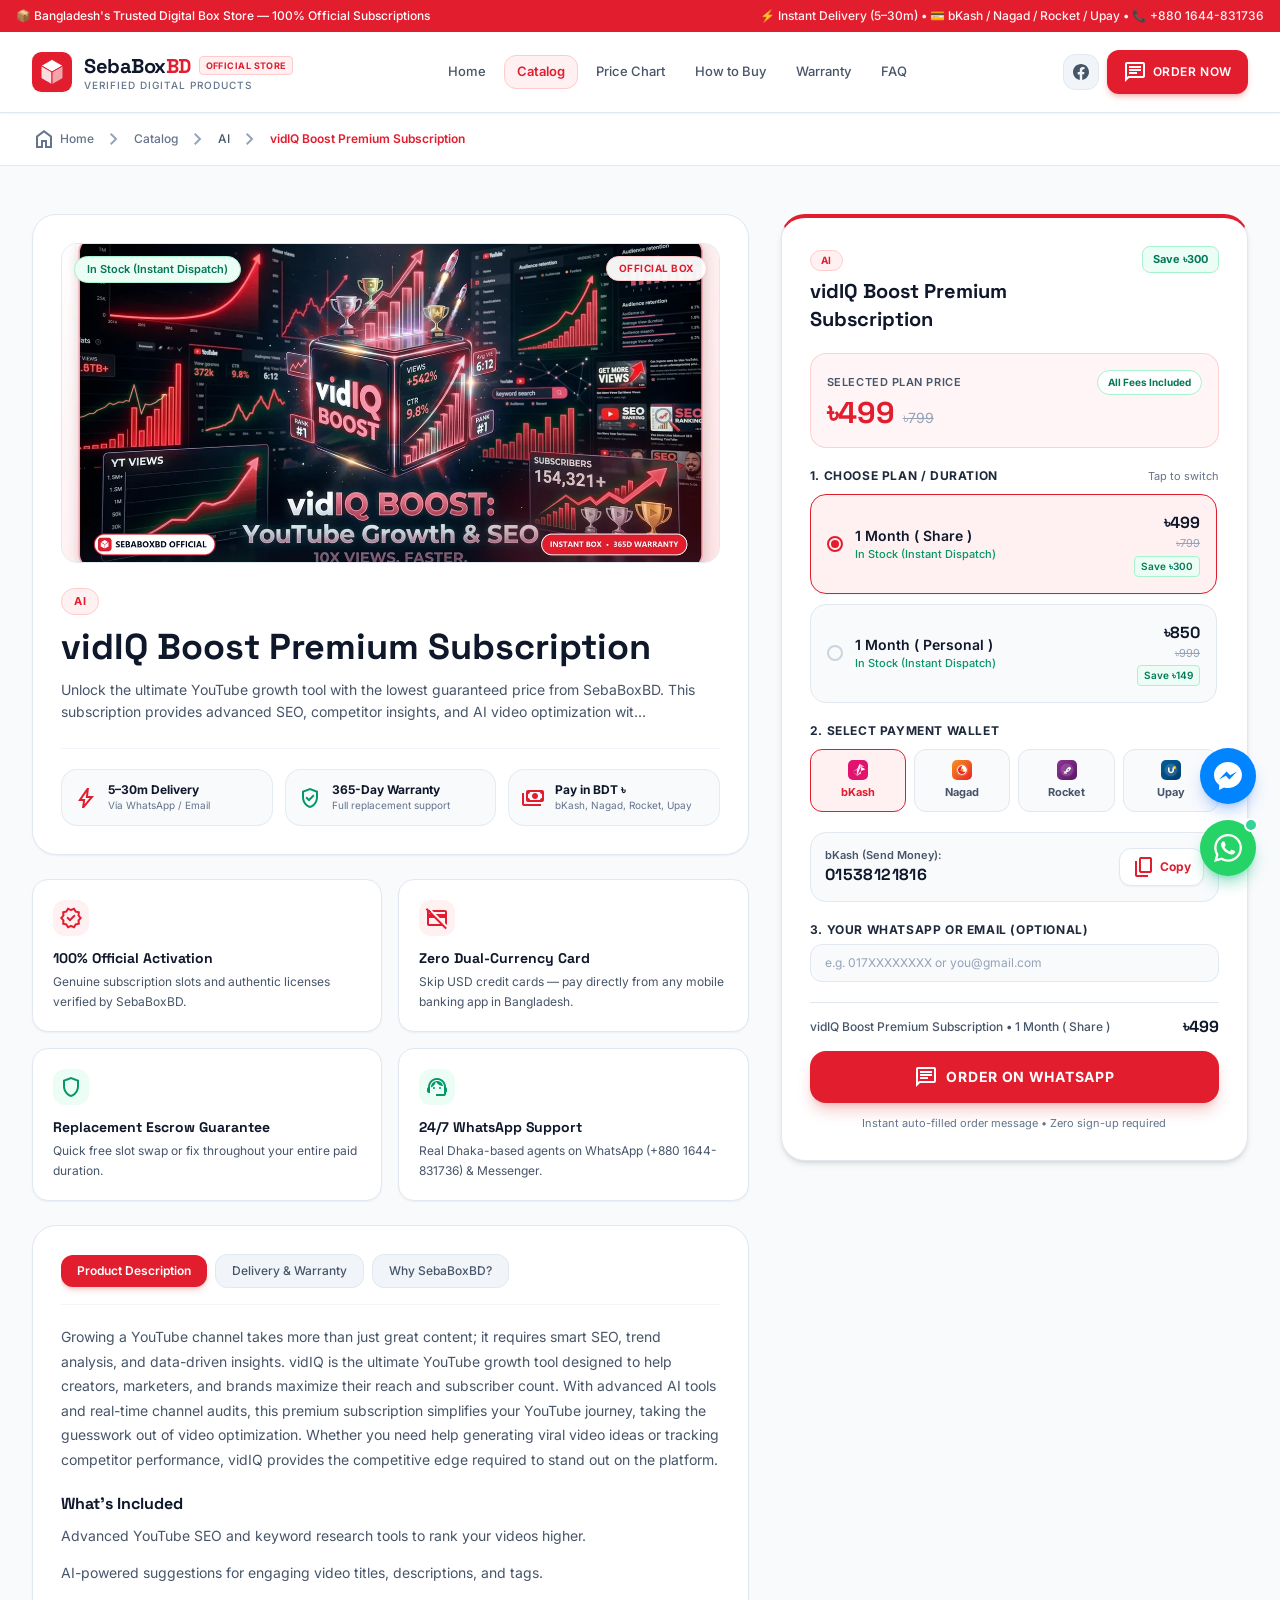
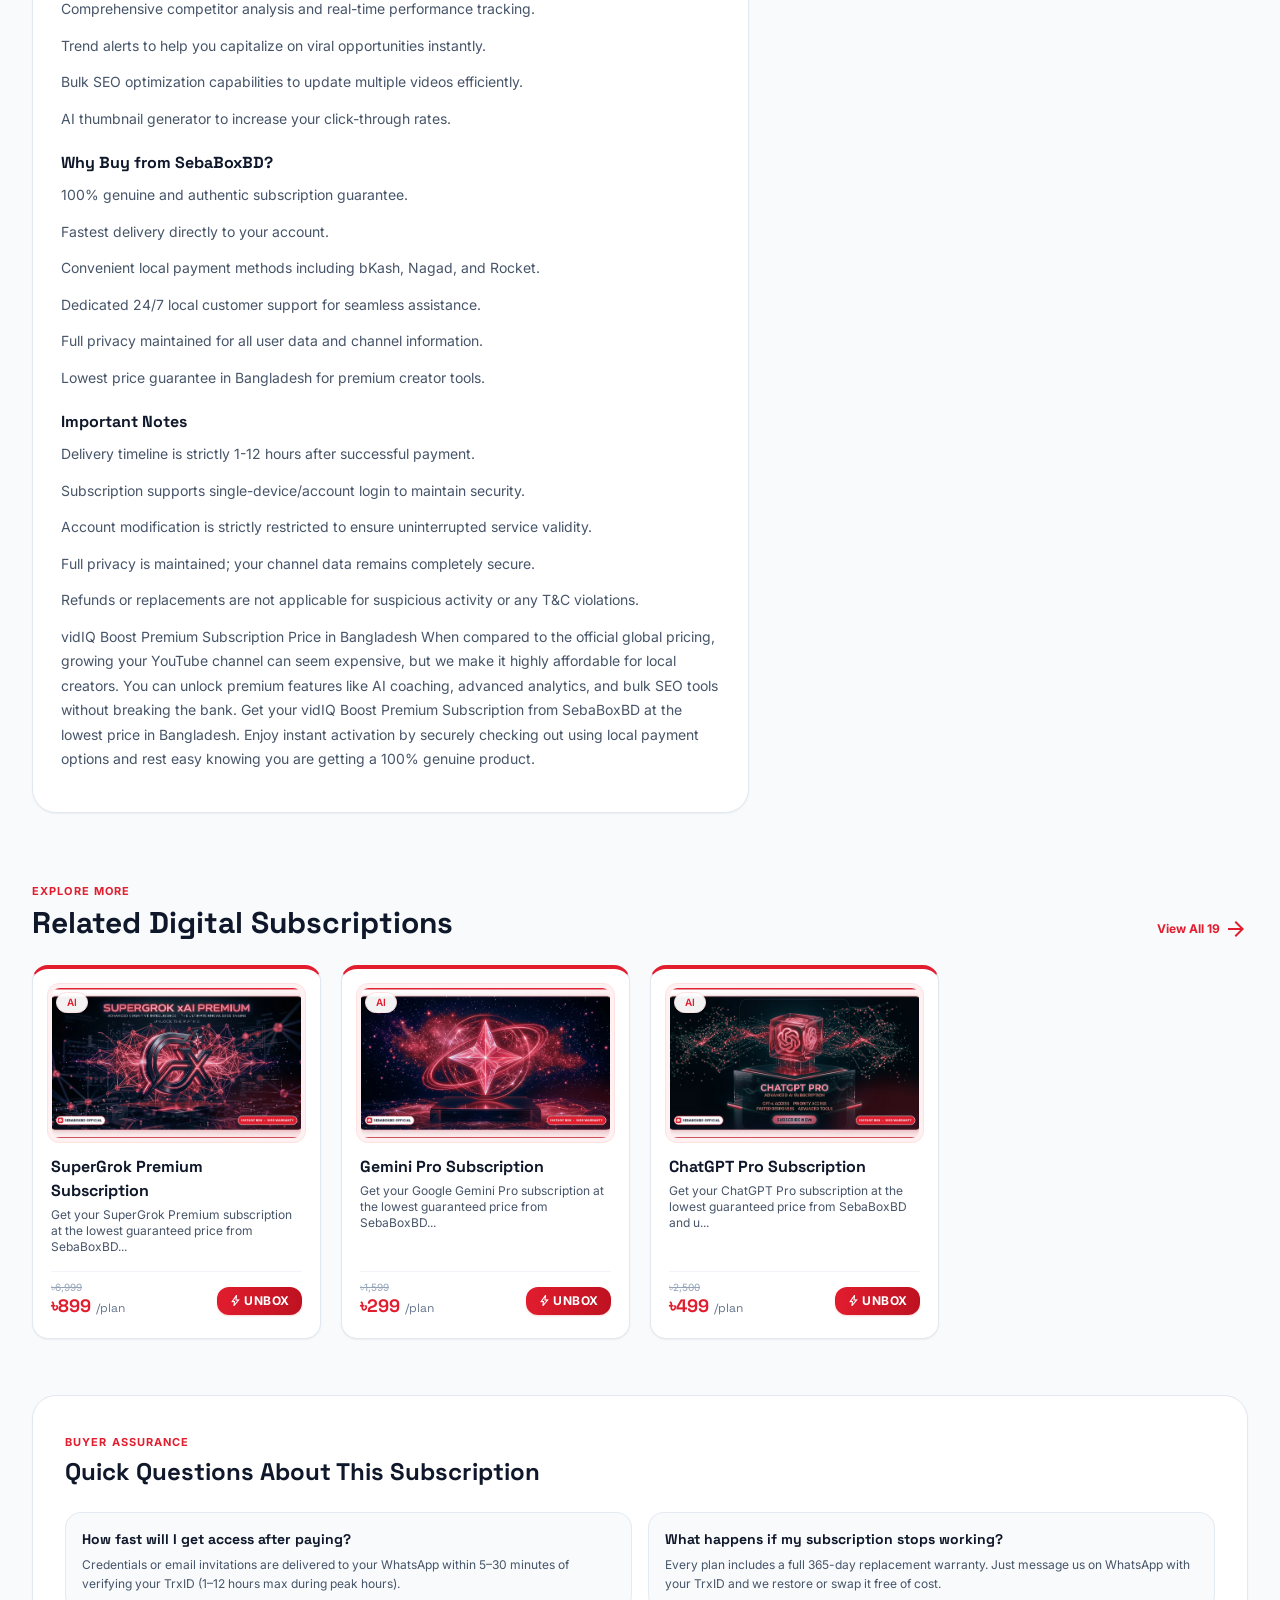
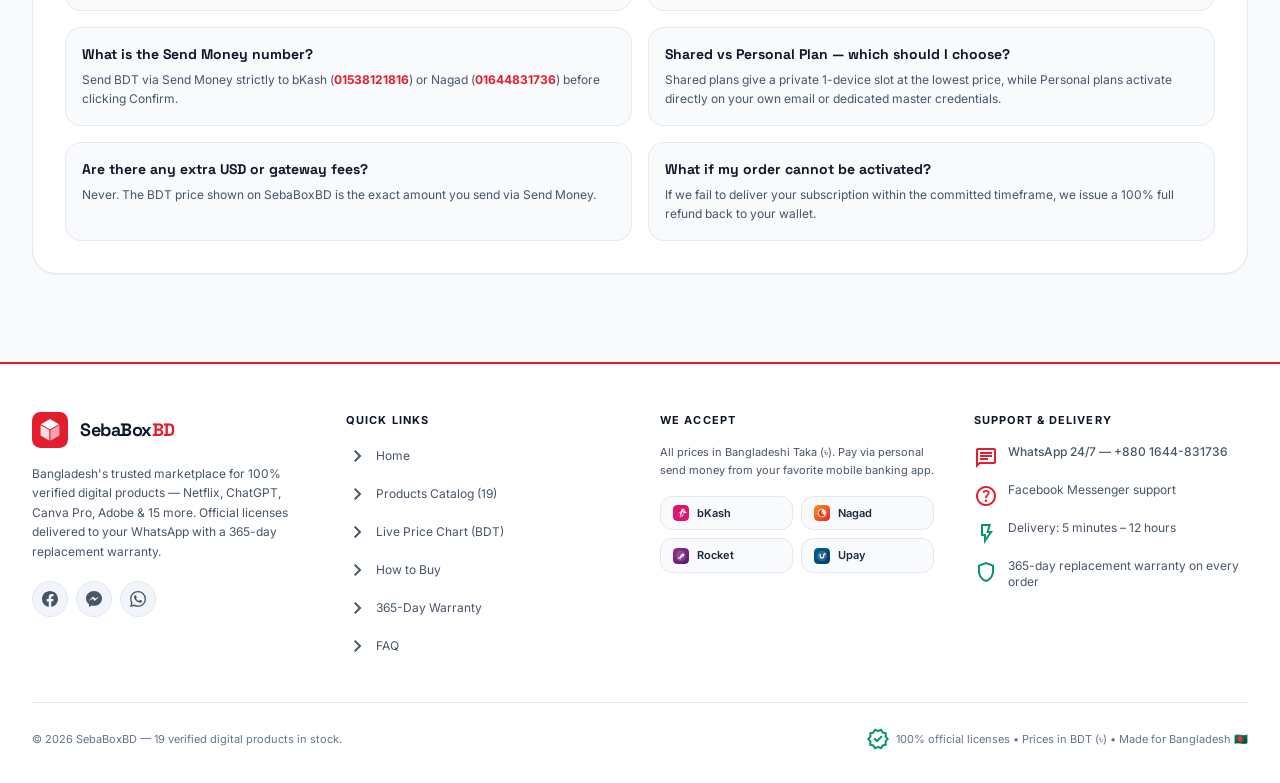
<file: product.html>
<!DOCTYPE html>
<html lang="en">
<head>
<meta charset="utf-8"/>
<meta content="width=device-width, initial-scale=1.0" name="viewport"/>
<title>Product Details — SebaBoxBD</title>
<meta id="meta-description" name="description" content="Buy verified digital subscriptions in Bangladesh on SebaBoxBD at lowest BDT prices via bKash, Nagad, Rocket, and Upay."/>
<meta name="keywords" content="SebaBoxBD product, digital subscription BD, bKash payment, instant WhatsApp delivery"/>
<link rel="icon" type="image/svg+xml" href="sebaboxbd-icon.svg"/>
<link rel="apple-touch-icon" href="images/logo-192.png"/>
<link rel="canonical" href="https://www.sebaboxbd.com/product"/>
<meta id="og-title" property="og:title" content="Digital Subscription — SebaBoxBD"/>
<meta id="og-description" property="og:description" content="Official subscription plans in Bangladesh with instant WhatsApp delivery &amp; 365-day warranty."/>
<meta id="og-image" property="og:image" content="https://www.sebaboxbd.com/og-image.jpg"/>
<meta id="og-url" property="og:url" content="https://www.sebaboxbd.com/product"/>
<meta property="og:type" content="product"/>
<meta property="og:site_name" content="SebaBoxBD"/>
<meta name="twitter:card" content="summary_large_image"/>
<meta id="twitter-title" name="twitter:title" content="Digital Subscription — SebaBoxBD"/>
<meta id="twitter-description" name="twitter:description" content="Official digital subscription in Bangladesh at lowest BDT prices."/>
<meta id="twitter-image" name="twitter:image" content="https://www.sebaboxbd.com/og-image.jpg"/>
<link rel="preload" href="fonts/inter-400.woff2" as="font" type="font/woff2" crossorigin/>
<link rel="preload" href="fonts/space-grotesk-700.woff2" as="font" type="font/woff2" crossorigin/>
<link href="css/tailwind.css" rel="stylesheet"/>
<style>
  .desc-content h4 {
    font-family: 'Space Grotesk', sans-serif;
    font-weight: 700;
    font-size: 1rem;
    color: #0F172A;
    margin-top: 1.25rem;
    margin-bottom: 0.5rem;
  }
  .desc-content h4:first-child { margin-top: 0; }
  .desc-content p {
    font-size: 0.875rem;
    line-height: 1.75;
    color: #475569;
    margin-bottom: 0.75rem;
  }
  .desc-content ul {
    margin: 0.75rem 0 1rem;
    padding: 0;
    list-style: none;
    display: flex;
    flex-direction: column;
    gap: 0.5rem;
  }
  .desc-content li {
    position: relative;
    padding-left: 1.25rem;
    font-size: 0.875rem;
    line-height: 1.6;
    color: #334155;
  }
  .desc-content li::before {
    content: "";
    position: absolute;
    left: 0;
    top: 0.55rem;
    width: 7px;
    height: 7px;
    border-radius: 9999px;
    background: #E11D2E;
  }
</style>
</head>
<body class="bg-[#F8FAFC] font-sans antialiased text-[#0F172A] selection:bg-[#E11D2E] selection:text-white">

<!-- ================= TOP RED ANNOUNCEMENT BAR ================= -->
<div class="bg-[#E11D2E] text-white text-[11px] sm:text-xs font-medium py-2 px-4">
  <div class="max-w-7xl mx-auto flex flex-col sm:flex-row items-center justify-between gap-1 text-center sm:text-left">
    <span>📦 Bangladesh's Trusted Digital Box Store — 100% Official Subscriptions</span>
    <span class="opacity-95">⚡ Instant Delivery (5–30m) • 💳 bKash / Nagad / Rocket / Upay • 📞 +880 1644-831736</span>
  </div>
</div>

<!-- ================= STICKY WHITE NAVIGATION ================= -->
<header class="sticky top-0 z-50 bg-white/95 backdrop-blur-md border-b border-slate-200 shadow-sm">
  <div class="max-w-7xl mx-auto h-16 sm:h-20 px-4 sm:px-8 flex items-center justify-between gap-4">
    <a class="flex items-center gap-3 group" href="index.html">
      <img src="sebaboxbd-icon.svg" alt="SebaBoxBD Logo" class="h-10 w-10 object-contain group-hover:scale-105 transition-transform duration-300 drop-shadow-sm" width="40" height="40"/>
      <div class="flex flex-col">
        <div class="flex items-center gap-2">
          <span class="font-display font-bold text-lg sm:text-xl tracking-tight text-[#0F172A]">SebaBox<span class="text-[#E11D2E]">BD</span></span>
          <span class="hidden sm:inline-block px-1.5 py-0.5 rounded bg-[#FFF1F2] text-[#E11D2E] border border-red-200 text-[9px] font-bold uppercase tracking-wider">Official Store</span>
        </div>
        <span class="text-[10px] tracking-widest text-slate-500 font-medium uppercase -mt-0.5">Verified Digital Products</span>
      </div>
    </a>

    <nav class="hidden lg:flex items-center gap-1.5 text-[13px] font-medium">
      <a class="px-3 py-1.5 rounded-xl text-slate-600 hover:text-[#E11D2E] hover:bg-red-50/70 transition-all" href="index.html">Home</a>
      <a class="px-3 py-1.5 rounded-xl bg-[#FFF1F2] text-[#E11D2E] font-semibold border border-red-200" href="index.html#catalog">Catalog</a>
      <a class="px-3 py-1.5 rounded-xl text-slate-600 hover:text-[#E11D2E] hover:bg-red-50/70 transition-all" href="pricing.html">Price Chart</a>
      <a class="px-3 py-1.5 rounded-xl text-slate-600 hover:text-[#E11D2E] hover:bg-red-50/70 transition-all" href="how-to-buy.html">How to Buy</a>
      <a class="px-3 py-1.5 rounded-xl text-slate-600 hover:text-[#E11D2E] hover:bg-red-50/70 transition-all" href="index.html#guarantee">Warranty</a>
      <a class="px-3 py-1.5 rounded-xl text-slate-600 hover:text-[#E11D2E] hover:bg-red-50/70 transition-all" href="index.html#faq">FAQ</a>
    </nav>

    <div class="flex items-center gap-2">
      <a href="https://www.facebook.com/share/1F3zoLEESe/" target="_blank" class="w-9 h-9 rounded-xl bg-slate-100 border border-slate-200 flex items-center justify-center text-slate-600 hover:text-[#E11D2E] hover:bg-[#FFF1F2] hover:border-red-200 transition-all" aria-label="Facebook Page">
        <svg class="w-4 h-4" fill="currentColor" viewBox="0 0 24 24"><path d="M24 12.073C24 5.405 18.627 0 12 0S0 5.405 0 12.073c0 6.021 4.388 11.015 10.125 11.927v-8.42H7.078v-3.507h3.047V9.412c0-3.046 1.792-4.727 4.533-4.727 1.312 0 2.686.235 2.686.235v2.97H15.83c-1.491 0-1.956.93-1.956 1.886v2.267h3.328l-.532 3.507h-2.796V24C19.612 23.088 24 18.094 24 12.073z"/></svg>
      </a>
      <a href="https://wa.me/8801644831736?text=Hello%20SebaBoxBD!%20I%20want%20to%20order." target="_blank" class="hidden sm:flex items-center gap-1.5 px-4 py-2.5 rounded-xl bg-[#E11D2E] hover:bg-[#BE1221] text-white font-semibold text-xs uppercase tracking-wider shadow-md shadow-red-600/25 transition-all">
        <span class="material-symbols-outlined text-[15px]">chat</span>
        <span>Order Now</span>
      </a>
      <button class="lg:hidden p-2 rounded-xl bg-slate-100 border border-slate-200 text-slate-700 hover:text-[#E11D2E] focus:outline-none" onclick="toggleMobileMenu()" aria-label="Toggle Menu">
        <span class="material-symbols-outlined text-2xl">menu</span>
      </button>
    </div>
  </div>

  <!-- Mobile Navigation Drawer -->
  <div class="hidden lg:hidden border-t border-slate-200 bg-white px-6 py-4 flex flex-col gap-2 text-sm text-slate-700 shadow-lg" id="mobileMenu">
    <a class="py-2 px-3 rounded-xl hover:bg-slate-50 transition-colors border-b border-slate-100" href="index.html">Home</a>
    <a class="py-2 px-3 rounded-xl bg-[#FFF1F2] text-[#E11D2E] font-semibold" href="index.html#catalog" onclick="toggleMobileMenu()">Catalog (19 Products)</a>
    <a class="py-2 px-3 rounded-xl hover:bg-slate-50 transition-colors border-b border-slate-100" href="pricing.html">Price Chart (BDT)</a>
    <a class="py-2 px-3 rounded-xl hover:bg-slate-50 transition-colors border-b border-slate-100" href="how-to-buy.html">How to Buy</a>
    <a class="py-2 px-3 rounded-xl hover:bg-slate-50 transition-colors border-b border-slate-100" href="index.html#guarantee">365-Day Warranty</a>
    <a class="py-2 px-3 rounded-xl hover:bg-slate-50 transition-colors border-b border-slate-100" href="index.html#faq">FAQ</a>
    <a class="mt-2 py-2.5 rounded-xl bg-[#E11D2E] hover:bg-[#BE1221] text-white font-bold text-center uppercase tracking-wider flex items-center justify-center gap-2 shadow-md shadow-red-600/25" href="https://wa.me/8801644831736?text=Hello%20SebaBoxBD!%20I%20want%20to%20order." target="_blank">
      <span class="material-symbols-outlined text-[18px]">chat</span>
      <span>Order on WhatsApp</span>
    </a>
  </div>
</header>

<main class="overflow-hidden">

<!-- ================= BREADCRUMB BAR ================= -->
<div class="bg-white border-b border-slate-200 py-3.5 px-4 sm:px-8">
  <div class="max-w-7xl mx-auto flex flex-wrap items-center gap-2 text-xs text-slate-500">
    <a href="index.html" class="hover:text-[#E11D2E] transition-colors font-medium inline-flex items-center gap-1">
      <span class="material-symbols-outlined text-sm">home</span> Home
    </a>
    <span class="material-symbols-outlined text-sm text-slate-400">chevron_right</span>
    <a href="index.html#catalog" class="hover:text-[#E11D2E] transition-colors font-medium">Catalog</a>
    <span class="material-symbols-outlined text-sm text-slate-400">chevron_right</span>
    <span id="bcCategory" class="text-slate-600 font-medium">Digital</span>
    <span class="material-symbols-outlined text-sm text-slate-400">chevron_right</span>
    <span id="bcProduct" class="text-[#E11D2E] font-semibold truncate">Loading...</span>
  </div>
</div>

<!-- ================= MAIN PRODUCT 5-COL WORKSPACE ================= -->
<section class="max-w-7xl mx-auto px-4 sm:px-8 py-8 sm:py-12">
  <div class="grid grid-cols-1 lg:grid-cols-5 gap-8 items-start">

    <!-- LEFT 3 COLUMNS: SHOWCASE, INCLUDED BENTO & DESCRIPTION TABS -->
    <div class="lg:col-span-3 space-y-6">

      <!-- Product Hero White Card -->
      <div class="bg-white border border-slate-200 rounded-3xl p-5 sm:p-7 shadow-sm">
        <div id="pImageWrap" class="relative h-56 sm:h-80 rounded-2xl overflow-hidden bg-slate-100 border border-slate-200 flex items-center justify-center">
          <img id="pImage" src="" alt="Product Preview" class="w-full h-full object-cover"/>
          <div id="pImageFallback" class="hidden w-full h-full flex flex-col items-center justify-center bg-[#FFF1F2]">
            <span id="pImageLetter" class="font-display text-6xl font-bold text-[#E11D2E]">S</span>
            <span class="text-xs text-slate-500 mt-2 font-medium">SebaBoxBD Official Box</span>
          </div>
          <span id="pStockBadge" class="absolute top-3 left-3 px-3 py-1 rounded-full bg-emerald-50 text-emerald-700 text-[11px] font-semibold border border-emerald-200 shadow-sm">
            In Stock (Instant Dispatch)
          </span>
          <span id="pHeroBadge" class="absolute top-3 right-3 px-3 py-1 rounded-full bg-white/95 text-[#E11D2E] text-[10px] font-bold uppercase tracking-wider border border-red-200 shadow-sm">
            Official Box
          </span>
        </div>

        <div class="mt-6">
          <div class="inline-flex items-center gap-2 px-3 py-1 rounded-full bg-[#FFF1F2] text-[#E11D2E] border border-red-200 text-[11px] font-bold uppercase tracking-wider">
            <span id="pCategory">Digital</span>
          </div>
          <h1 id="pTitle" class="font-display text-2xl sm:text-3xl lg:text-4xl font-bold text-[#0F172A] mt-3 leading-tight">
            Loading Service...
          </h1>
          <p id="pHeroDesc" class="mt-3 text-sm text-slate-600 leading-relaxed">
            Loading service details and verified Bangladeshi Taka (BDT) pricing plans...
          </p>

          <!-- Trust Badges Row -->
          <div class="mt-6 pt-5 border-t border-slate-100 grid grid-cols-1 sm:grid-cols-3 gap-3">
            <div class="flex items-center gap-2.5 p-3 rounded-2xl bg-slate-50 border border-slate-200/80">
              <span class="material-symbols-outlined text-lg text-[#E11D2E]">bolt</span>
              <div>
                <div class="text-xs font-bold text-slate-900">5–30m Delivery</div>
                <div class="text-[10px] text-slate-500">Via WhatsApp / Email</div>
              </div>
            </div>
            <div class="flex items-center gap-2.5 p-3 rounded-2xl bg-slate-50 border border-slate-200/80">
              <span class="material-symbols-outlined text-lg text-emerald-600">verified_user</span>
              <div>
                <div class="text-xs font-bold text-slate-900">365-Day Warranty</div>
                <div class="text-[10px] text-slate-500">Full replacement support</div>
              </div>
            </div>
            <div class="flex items-center gap-2.5 p-3 rounded-2xl bg-slate-50 border border-slate-200/80">
              <span class="material-symbols-outlined text-lg text-[#E11D2E]">payments</span>
              <div>
                <div class="text-xs font-bold text-slate-900">Pay in BDT ৳</div>
                <div class="text-[10px] text-slate-500">bKash, Nagad, Rocket, Upay</div>
              </div>
            </div>
          </div>
        </div>
      </div>

      <!-- Bento "What's Included" 4 Cards -->
      <div class="grid grid-cols-1 sm:grid-cols-2 gap-4">
        <div class="bg-white border border-slate-200 rounded-2xl p-5 shadow-sm">
          <div class="w-9 h-9 rounded-xl bg-[#FFF1F2] text-[#E11D2E] flex items-center justify-center mb-3">
            <span class="material-symbols-outlined text-xl">verified</span>
          </div>
          <h3 class="font-display font-bold text-sm text-[#0F172A]">100% Official Activation</h3>
          <p class="mt-1 text-xs text-slate-600 leading-relaxed">Genuine subscription slots and authentic licenses verified by SebaBoxBD.</p>
        </div>

        <div class="bg-white border border-slate-200 rounded-2xl p-5 shadow-sm">
          <div class="w-9 h-9 rounded-xl bg-[#FFF1F2] text-[#E11D2E] flex items-center justify-center mb-3">
            <span class="material-symbols-outlined text-xl">credit_card_off</span>
          </div>
          <h3 class="font-display font-bold text-sm text-[#0F172A]">Zero Dual-Currency Card</h3>
          <p class="mt-1 text-xs text-slate-600 leading-relaxed">Skip USD credit cards — pay directly from any mobile banking app in Bangladesh.</p>
        </div>

        <div class="bg-white border border-slate-200 rounded-2xl p-5 shadow-sm">
          <div class="w-9 h-9 rounded-xl bg-emerald-50 text-emerald-600 flex items-center justify-center mb-3">
            <span class="material-symbols-outlined text-xl">shield</span>
          </div>
          <h3 class="font-display font-bold text-sm text-[#0F172A]">Replacement Escrow Guarantee</h3>
          <p class="mt-1 text-xs text-slate-600 leading-relaxed">Quick free slot swap or fix throughout your entire paid duration.</p>
        </div>

        <div class="bg-white border border-slate-200 rounded-2xl p-5 shadow-sm">
          <div class="w-9 h-9 rounded-xl bg-emerald-50 text-emerald-600 flex items-center justify-center mb-3">
            <span class="material-symbols-outlined text-xl">support_agent</span>
          </div>
          <h3 class="font-display font-bold text-sm text-[#0F172A]">24/7 WhatsApp Support</h3>
          <p class="mt-1 text-xs text-slate-600 leading-relaxed">Real Dhaka-based agents on WhatsApp (+880 1644-831736) &amp; Messenger.</p>
        </div>
      </div>

      <!-- Description & Warranty Tabs -->
      <div class="bg-white border border-slate-200 rounded-3xl p-5 sm:p-7 shadow-sm">
        <div class="flex items-center gap-2 overflow-x-auto pb-4 border-b border-slate-100 scrollbar-none">
          <button type="button" data-tab="desc" onclick="setTab2('desc', this)" class="tab-btn2 active shrink-0 px-4 py-2 rounded-xl text-xs font-semibold bg-[#E11D2E] text-white shadow-md shadow-red-600/20 transition-all">
            Product Description
          </button>
          <button type="button" data-tab="delivery" onclick="setTab2('delivery', this)" class="tab-btn2 shrink-0 px-4 py-2 rounded-xl text-xs font-medium glass-pill text-slate-600 transition-all">
            Delivery &amp; Warranty
          </button>
          <button type="button" data-tab="why" onclick="setTab2('why', this)" class="tab-btn2 shrink-0 px-4 py-2 rounded-xl text-xs font-medium glass-pill text-slate-600 transition-all">
            Why SebaBoxBD?
          </button>
        </div>

        <div id="tabContent" class="desc-content pt-5">
          <p>Loading product specifications...</p>
        </div>
      </div>
    </div>

    <!-- RIGHT 2 COLUMNS: STICKY PURCHASE BOX -->
    <aside class="lg:col-span-2 lg:sticky lg:top-24">
      <div class="bg-white border border-slate-200 border-t-4 border-t-[#E11D2E] rounded-3xl p-5 sm:p-7 shadow-md space-y-5">

        <div class="flex items-start justify-between gap-3">
          <div>
            <span id="pCategoryBox" class="inline-block px-2.5 py-0.5 rounded-full bg-[#FFF1F2] text-[#E11D2E] border border-red-200 text-[10px] font-bold uppercase tracking-wider">Digital</span>
            <h2 id="pTitleBox" class="font-display text-lg sm:text-xl font-bold text-[#0F172A] mt-1.5 leading-snug">Loading...</h2>
          </div>
          <span id="pSaveBadge" style="display:none;" class="shrink-0 px-2.5 py-1 rounded-lg bg-emerald-50 text-emerald-700 border border-emerald-200 text-[11px] font-bold">Save ৳0</span>
        </div>

        <!-- Dynamic Price Box -->
        <div class="p-4 rounded-2xl bg-[#FFF1F2]/70 border border-red-200/80 flex items-baseline justify-between gap-3">
          <div>
            <div class="text-[11px] font-semibold text-slate-600 uppercase tracking-wider">Selected Plan Price</div>
            <div class="flex items-baseline gap-2 mt-1">
              <span id="pPrice" class="font-display text-3xl font-bold text-[#E11D2E]">৳0</span>
              <span id="pRegPrice" class="text-sm text-slate-400 line-through"></span>
            </div>
          </div>
          <span class="px-2.5 py-1 rounded-full bg-white text-emerald-700 border border-emerald-200 text-[10px] font-bold">All Fees Included</span>
        </div>

        <!-- Step 1: Select Plan -->
        <div>
          <div class="flex items-center justify-between mb-2.5">
            <label class="text-xs font-bold uppercase tracking-wider text-slate-800">1. Choose Plan / Duration</label>
            <span class="text-[11px] text-slate-500">Tap to switch</span>
          </div>
          <div id="pVariationsList" class="space-y-2.5 max-h-80 overflow-y-auto pr-0.5">
            <!-- Rendered by product.js renderVariations() -->
          </div>
        </div>

        <!-- Step 2: Select Payment Method -->
        <div>
          <label class="block text-xs font-bold uppercase tracking-wider text-slate-800 mb-2.5">2. Select Payment Wallet</label>
          <div class="grid grid-cols-2 sm:grid-cols-4 gap-2">
            <button type="button" onclick="setPaymentMethod('bKash', this)" class="pay-method-btn flex flex-col items-center justify-center gap-1 py-2.5 px-2 rounded-xl border border-[#E11D2E] bg-[#FFF1F2] text-[#E11D2E] text-[11px] font-bold transition-all">
              <img src="images/payment/bkash-icon.svg" alt="bKash" class="w-5 h-5 object-contain"/>
              <span>bKash</span>
            </button>
            <button type="button" onclick="setPaymentMethod('Nagad', this)" class="pay-method-btn flex flex-col items-center justify-center gap-1 py-2.5 px-2 rounded-xl border border-slate-200 bg-slate-50 text-slate-600 text-[11px] font-bold transition-all">
              <img src="images/payment/nagad-icon.svg" alt="Nagad" class="w-5 h-5 object-contain"/>
              <span>Nagad</span>
            </button>
            <button type="button" onclick="setPaymentMethod('Rocket', this)" class="pay-method-btn flex flex-col items-center justify-center gap-1 py-2.5 px-2 rounded-xl border border-slate-200 bg-slate-50 text-slate-600 text-[11px] font-bold transition-all">
              <img src="images/payment/rocket-icon.svg" alt="Rocket" class="w-5 h-5 object-contain"/>
              <span>Rocket</span>
            </button>
            <button type="button" onclick="setPaymentMethod('Upay', this)" class="pay-method-btn flex flex-col items-center justify-center gap-1 py-2.5 px-2 rounded-xl border border-slate-200 bg-slate-50 text-slate-600 text-[11px] font-bold transition-all">
              <img src="images/payment/upay-icon.svg" alt="Upay" class="w-5 h-5 object-contain"/>
              <span>Upay</span>
            </button>
          </div>
        </div>

        <!-- Wallet Copy Box -->
        <div class="p-3.5 rounded-2xl bg-slate-50 border border-slate-200 flex items-center justify-between gap-2">
          <div>
            <div id="pPayMethodLabel" class="text-[11px] font-semibold text-slate-600">bKash (Send Money):</div>
            <div id="pPayMethodNumber" class="font-display font-bold text-base text-[#0F172A] tracking-wide">01538121816</div>
          </div>
          <button id="pPayCopyBtn" type="button" onclick="copyText('01538121816')" class="px-3 py-1.5 rounded-xl bg-white border border-slate-200 hover:border-[#E11D2E] text-xs font-bold text-[#E11D2E] inline-flex items-center gap-1 transition-all shadow-sm">
            <span class="material-symbols-outlined text-sm">content_copy</span> Copy
          </button>
        </div>

        <!-- Optional Phone / Email Input -->
        <div>
          <label for="customerPhone" class="block text-xs font-bold uppercase tracking-wider text-slate-800 mb-1.5">3. Your WhatsApp or Email (Optional)</label>
          <input id="customerPhone" type="text" placeholder="e.g. 017XXXXXXXX or you@gmail.com" class="w-full px-3.5 py-2.5 rounded-xl bg-slate-50 border border-slate-200 text-xs text-slate-900 placeholder-slate-400 focus:bg-white focus:border-[#E11D2E] focus:ring-2 focus:ring-red-500/15 outline-none transition-all"/>
        </div>

        <!-- Order Summary & CTA -->
        <div class="pt-3 border-t border-slate-200 space-y-3">
          <div class="flex items-center justify-between text-xs">
            <span id="pSummaryPlan" class="text-slate-600 font-medium truncate pr-2">Selected Plan</span>
            <span id="pSummaryPrice" class="font-display font-bold text-base text-[#0F172A] shrink-0">৳0</span>
          </div>

          <button type="button" onclick="sendWhatsAppOrder()" class="w-full py-3.5 px-5 rounded-2xl bg-[#E11D2E] hover:bg-[#BE1221] text-white font-bold text-sm uppercase tracking-wider shadow-lg shadow-red-600/25 flex items-center justify-center gap-2 transition-all">
            <span class="material-symbols-outlined text-lg">chat</span>
            <span>Order on WhatsApp</span>
          </button>

          <p class="text-[11px] text-center text-slate-500">
            Instant auto-filled order message • Zero sign-up required
          </p>
        </div>

      </div>
    </aside>

  </div>
</section>

<!-- ================= RELATED SUBSCRIPTIONS ================= -->
<section class="max-w-7xl mx-auto px-4 sm:px-8 pt-4 pb-14">
  <div class="flex items-end justify-between gap-4 mb-6">
    <div>
      <span class="text-[11px] font-bold uppercase tracking-widest text-[#E11D2E]">Explore More</span>
      <h2 class="font-display text-2xl sm:text-3xl font-bold text-[#0F172A] mt-1">Related Digital Subscriptions</h2>
    </div>
    <a href="index.html#catalog" class="text-xs font-bold text-[#E11D2E] hover:text-[#BE1221] inline-flex items-center gap-1 shrink-0">
      <span>View All 19</span>
      <span class="material-symbols-outlined text-sm">arrow_forward</span>
    </a>
  </div>
  <div id="relatedGrid" class="grid grid-cols-2 lg:grid-cols-4 gap-3 sm:gap-5">
    <!-- Rendered by product.js renderRelated() -->
  </div>
</section>

<!-- ================= PRODUCT FAQ ================= -->
<section class="max-w-7xl mx-auto px-4 sm:px-8 pb-16">
  <div class="bg-white border border-slate-200 rounded-3xl p-6 sm:p-8 shadow-sm">
    <div class="mb-6">
      <span class="text-[11px] font-bold uppercase tracking-widest text-[#E11D2E]">Buyer Assurance</span>
      <h2 class="font-display text-xl sm:text-2xl font-bold text-[#0F172A] mt-1">Quick Questions About This Subscription</h2>
    </div>
    <div class="grid grid-cols-1 md:grid-cols-2 gap-4">
      <div class="p-4 rounded-2xl bg-slate-50 border border-slate-200/80">
        <h3 class="font-display font-bold text-xs sm:text-sm text-[#0F172A]">How fast will I get access after paying?</h3>
        <p class="mt-1.5 text-xs text-slate-600 leading-relaxed">Credentials or email invitations are delivered to your WhatsApp within 5–30 minutes of verifying your TrxID (1–12 hours max during peak hours).</p>
      </div>
      <div class="p-4 rounded-2xl bg-slate-50 border border-slate-200/80">
        <h3 class="font-display font-bold text-xs sm:text-sm text-[#0F172A]">What happens if my subscription stops working?</h3>
        <p class="mt-1.5 text-xs text-slate-600 leading-relaxed">Every plan includes a full 365-day replacement warranty. Just message us on WhatsApp with your TrxID and we restore or swap it free of cost.</p>
      </div>
      <div class="p-4 rounded-2xl bg-slate-50 border border-slate-200/80">
        <h3 class="font-display font-bold text-xs sm:text-sm text-[#0F172A]">What is the Send Money number?</h3>
        <p class="mt-1.5 text-xs text-slate-600 leading-relaxed">Send BDT via Send Money strictly to bKash (<strong class="text-[#E11D2E]">01538121816</strong>) or Nagad (<strong class="text-[#E11D2E]">01644831736</strong>) before clicking Confirm.</p>
      </div>
      <div class="p-4 rounded-2xl bg-slate-50 border border-slate-200/80">
        <h3 class="font-display font-bold text-xs sm:text-sm text-[#0F172A]">Shared vs Personal Plan — which should I choose?</h3>
        <p class="mt-1.5 text-xs text-slate-600 leading-relaxed">Shared plans give a private 1-device slot at the lowest price, while Personal plans activate directly on your own email or dedicated master credentials.</p>
      </div>
      <div class="p-4 rounded-2xl bg-slate-50 border border-slate-200/80">
        <h3 class="font-display font-bold text-xs sm:text-sm text-[#0F172A]">Are there any extra USD or gateway fees?</h3>
        <p class="mt-1.5 text-xs text-slate-600 leading-relaxed">Never. The BDT price shown on SebaBoxBD is the exact amount you send via Send Money.</p>
      </div>
      <div class="p-4 rounded-2xl bg-slate-50 border border-slate-200/80">
        <h3 class="font-display font-bold text-xs sm:text-sm text-[#0F172A]">What if my order cannot be activated?</h3>
        <p class="mt-1.5 text-xs text-slate-600 leading-relaxed">If we fail to deliver your subscription within the committed timeframe, we issue a 100% full refund back to your wallet.</p>
      </div>
    </div>
  </div>
</section>

</main>

<!-- ================= WHITE & RED FOOTER ================= -->
<footer class="bg-white border-t-2 border-[#E11D2E] pt-12 pb-8 px-6 sm:px-8 text-slate-600 mt-6">
  <div class="max-w-7xl mx-auto">
    <div class="grid grid-cols-1 sm:grid-cols-2 lg:grid-cols-4 gap-10 pb-10">
      <div>
        <a class="flex items-center gap-3 group" href="index.html">
          <img src="sebaboxbd-icon.svg" alt="SebaBoxBD Logo" class="h-9 w-9 object-contain transition-transform duration-300 group-hover:scale-105" width="36" height="36" loading="lazy"/>
          <span class="font-display font-bold text-lg tracking-tight text-[#0F172A]">SebaBox<span class="text-[#E11D2E]">BD</span></span>
        </a>
        <p class="mt-4 text-xs leading-relaxed text-slate-600">
          Bangladesh's trusted marketplace for 100% verified digital products — Netflix, ChatGPT, Canva Pro, Adobe &amp; 15 more. Official licenses delivered to your WhatsApp with a 365-day replacement warranty.
        </p>
        <div class="mt-5 flex items-center gap-2">
          <a href="https://www.facebook.com/share/1F3zoLEESe/" target="_blank" class="w-9 h-9 rounded-full bg-slate-100 border border-slate-200 flex items-center justify-center text-slate-600 hover:text-[#1877F2] hover:bg-blue-50 transition-all" aria-label="Facebook Page">
            <svg class="w-4 h-4" fill="currentColor" viewBox="0 0 24 24"><path d="M24 12.073C24 5.405 18.627 0 12 0S0 5.405 0 12.073c0 6.021 4.388 11.015 10.125 11.927v-8.42H7.078v-3.507h3.047V9.412c0-3.046 1.792-4.727 4.533-4.727 1.312 0 2.686.235 2.686.235v2.97H15.83c-1.491 0-1.956.93-1.956 1.886v2.267h3.328l-.532 3.507h-2.796V24C19.612 23.088 24 18.094 24 12.073z"/></svg>
          </a>
          <a href="https://www.facebook.com/share/1F3zoLEESe/" target="_blank" class="w-9 h-9 rounded-full bg-slate-100 border border-slate-200 flex items-center justify-center text-slate-600 hover:text-[#0084FF] hover:bg-sky-50 transition-all" aria-label="Messenger Chat">
            <svg class="w-4 h-4" fill="currentColor" viewBox="0 0 24 24"><path d="M12 0C5.373 0 0 4.975 0 11.111c0 3.497 1.745 6.616 4.472 8.652V24l4.089-2.243c1.09.301 2.246.465 3.439.465 6.627 0 12-4.974 12-11.111S18.627 0 12 0zm1.193 14.963l-3.056-3.259-5.963 3.259L10.733 8.1l3.13 3.259L19.754 8.1l-6.561 6.863z"/></svg>
          </a>
          <a href="https://wa.me/8801644831736?text=Hello%20SebaBoxBD!%20I%20have%20a%20question." target="_blank" class="w-9 h-9 rounded-full bg-slate-100 border border-slate-200 flex items-center justify-center text-slate-600 hover:text-[#25D366] hover:bg-emerald-50 transition-all" aria-label="WhatsApp">
            <svg class="w-4 h-4" fill="currentColor" viewBox="0 0 24 24"><path d="M17.472 14.382c-.297-.149-1.758-.867-2.03-.967-.273-.099-.471-.148-.67.15-.197.297-.767.966-.94 1.164-.173.199-.347.223-.644.075-.297-.15-1.255-.463-2.39-1.475-.883-.788-1.48-1.761-1.653-2.059-.173-.297-.018-.458.13-.606.134-.133.298-.347.446-.52.149-.174.198-.298.298-.497.099-.198.05-.371-.025-.52-.075-.149-.669-1.612-.916-2.207-.242-.579-.487-.5-.669-.51-.173-.008-.371-.01-.57-.01-.198 0-.52.074-.792.372-.272.297-1.04 1.016-1.04 2.479 0 1.462 1.065 2.875 1.213 3.074.149.198 2.096 3.2 5.077 4.487.709.306 1.262.489 1.694.625.712.227 1.36.195 1.871.118.571-.085 1.758-.719 2.006-1.413.248-.694.248-1.289.173-1.413-.074-.124-.272-.198-.57-.347m-5.421 7.403h-.004a9.87 9.87 0 01-5.031-1.378l-.361-.214-3.741.982.998-3.648-.235-.374a9.86 9.86 0 01-1.51-5.26c.001-5.45 4.436-9.884 9.888-9.884 2.64 0 5.122 1.03 6.988 2.898a9.825 9.825 0 012.893 6.994c-.003 5.45-4.437 9.884-9.885 9.884m8.413-18.297A11.815 11.815 0 0012.05 0C5.495 0 .16 5.335.157 11.892c0 2.096.547 4.142 1.588 5.945L.057 24l6.305-1.654a11.882 11.882 0 005.683 1.448h.005c6.554 0 11.89-5.335 11.893-11.893a11.821 11.821 0 00-3.48-8.413z"/></svg>
          </a>
        </div>
      </div>

      <div>
        <h3 class="text-[11px] font-bold uppercase tracking-widest text-[#0F172A] mb-4">Quick Links</h3>
        <ul class="space-y-2.5 text-xs">
          <li><a class="text-slate-600 hover:text-[#E11D2E] transition-colors inline-flex items-center gap-1.5" href="index.html"><span class="material-symbols-outlined text-[14px]">chevron_right</span>Home</a></li>
          <li><a class="text-slate-600 hover:text-[#E11D2E] transition-colors inline-flex items-center gap-1.5" href="index.html#catalog"><span class="material-symbols-outlined text-[14px]">chevron_right</span>Products Catalog (19)</a></li>
          <li><a class="text-slate-600 hover:text-[#E11D2E] transition-colors inline-flex items-center gap-1.5" href="pricing.html"><span class="material-symbols-outlined text-[14px]">chevron_right</span>Live Price Chart (BDT)</a></li>
          <li><a class="text-slate-600 hover:text-[#E11D2E] transition-colors inline-flex items-center gap-1.5" href="how-to-buy.html"><span class="material-symbols-outlined text-[14px]">chevron_right</span>How to Buy</a></li>
          <li><a class="text-slate-600 hover:text-[#E11D2E] transition-colors inline-flex items-center gap-1.5" href="index.html#guarantee"><span class="material-symbols-outlined text-[14px]">chevron_right</span>365-Day Warranty</a></li>
          <li><a class="text-slate-600 hover:text-[#E11D2E] transition-colors inline-flex items-center gap-1.5" href="index.html#faq"><span class="material-symbols-outlined text-[14px]">chevron_right</span>FAQ</a></li>
        </ul>
      </div>

      <div>
        <h3 class="text-[11px] font-bold uppercase tracking-widest text-[#0F172A] mb-4">We Accept</h3>
        <p class="text-[11px] leading-relaxed text-slate-600 mb-4">All prices in Bangladeshi Taka (৳). Pay via personal send money from your favorite mobile banking app.</p>
        <div class="grid grid-cols-2 gap-2">
          <span class="flex items-center gap-2 px-3 py-2 rounded-xl bg-slate-50 border border-slate-200 text-[11px] font-semibold text-slate-800 hover:border-[#E2136E]/50 transition-colors">
            <img src="images/payment/bkash-icon.svg" alt="bKash" class="w-4 h-4 rounded shrink-0 object-contain" width="16" height="16"/>
            <span>bKash</span>
          </span>
          <span class="flex items-center gap-2 px-3 py-2 rounded-xl bg-slate-50 border border-slate-200 text-[11px] font-semibold text-slate-800 hover:border-[#F7941D]/50 transition-colors">
            <img src="images/payment/nagad-icon.svg" alt="Nagad" class="w-4 h-4 rounded shrink-0 object-contain" width="16" height="16"/>
            <span>Nagad</span>
          </span>
          <span class="flex items-center gap-2 px-3 py-2 rounded-xl bg-slate-50 border border-slate-200 text-[11px] font-semibold text-slate-800 hover:border-[#8C3494]/50 transition-colors">
            <img src="images/payment/rocket-icon.svg" alt="Rocket" class="w-4 h-4 rounded shrink-0 object-contain" width="16" height="16"/>
            <span>Rocket</span>
          </span>
          <span class="flex items-center gap-2 px-3 py-2 rounded-xl bg-slate-50 border border-slate-200 text-[11px] font-semibold text-slate-800 hover:border-[#00609C]/50 transition-colors">
            <img src="images/payment/upay-icon.svg" alt="Upay" class="w-4 h-4 rounded shrink-0 object-contain" width="16" height="16"/>
            <span>Upay</span>
          </span>
        </div>
      </div>

      <div>
        <h3 class="text-[11px] font-bold uppercase tracking-widest text-[#0F172A] mb-4">Support &amp; Delivery</h3>
        <ul class="space-y-3 text-xs text-slate-600">
          <li class="flex items-start gap-2.5"><span class="material-symbols-outlined text-[16px] text-[#E11D2E] shrink-0 mt-0.5">chat</span><a class="hover:text-[#E11D2E] transition-colors font-medium" href="https://wa.me/8801644831736?text=Hello%20SebaBoxBD!%20I%20have%20a%20question." target="_blank">WhatsApp 24/7 — +880 1644-831736</a></li>
          <li class="flex items-start gap-2.5"><span class="material-symbols-outlined text-[16px] text-[#E11D2E] shrink-0 mt-0.5">help</span>Facebook Messenger support</li>
          <li class="flex items-start gap-2.5"><span class="material-symbols-outlined text-[16px] text-emerald-600 shrink-0 mt-0.5">flash_on</span>Delivery: 5 minutes – 12 hours</li>
          <li class="flex items-start gap-2.5"><span class="material-symbols-outlined text-[16px] text-emerald-600 shrink-0 mt-0.5">shield</span>365-day replacement warranty on every order</li>
        </ul>
      </div>
    </div>

    <div class="border-t border-slate-200 pt-6 flex flex-col sm:flex-row items-center justify-between gap-3 text-[11px] text-slate-500">
      <span>© 2026 SebaBoxBD — 19 verified digital products in stock.</span>
      <span class="inline-flex items-center gap-1.5"><span class="material-symbols-outlined text-[14px] text-emerald-600">verified</span>100% official licenses • Prices in BDT (৳) • Made for Bangladesh 🇧🇩</span>
    </div>
  </div>
</footer>

<!-- Floating Messenger & WhatsApp Buttons -->
<a href="https://www.facebook.com/share/1F3zoLEESe/" target="_blank" class="fixed bottom-24 right-6 z-40 w-14 h-14 rounded-full bg-[#0084FF] text-white flex items-center justify-center shadow-lg shadow-blue-500/35 hover:scale-110 transition-transform" aria-label="Messenger Chat">
  <svg class="w-7 h-7" fill="currentColor" viewBox="0 0 24 24"><path d="M12 0C5.373 0 0 4.975 0 11.111c0 3.497 1.745 6.616 4.472 8.652V24l4.089-2.243c1.09.301 2.246.465 3.439.465 6.627 0 12-4.974 12-11.111S18.627 0 12 0zm1.193 14.963l-3.056-3.259-5.963 3.259L10.733 8.1l3.13 3.259L19.754 8.1l-6.561 6.863z"/></svg>
</a>
<a href="https://wa.me/8801644831736?text=Hello%20SebaBoxBD!%20I%20have%20a%20question." target="_blank" class="fixed bottom-6 right-6 z-40 w-14 h-14 rounded-full bg-[#25D366] text-white flex items-center justify-center shadow-lg shadow-emerald-500/40 hover:scale-110 transition-transform" aria-label="WhatsApp Support">
  <svg class="w-7 h-7" fill="currentColor" viewBox="0 0 24 24"><path d="M17.472 14.382c-.297-.149-1.758-.867-2.03-.967-.273-.099-.471-.148-.67.15-.197.297-.767.966-.94 1.164-.173.199-.347.223-.644.075-.297-.15-1.255-.463-2.39-1.475-.883-.788-1.48-1.761-1.653-2.059-.173-.297-.018-.458.13-.606.134-.133.298-.347.446-.52.149-.174.198-.298.298-.497.099-.198.05-.371-.025-.52-.075-.149-.669-1.612-.916-2.207-.242-.579-.487-.5-.669-.51-.173-.008-.371-.01-.57-.01-.198 0-.52.074-.792.372-.272.297-1.04 1.016-1.04 2.479 0 1.462 1.065 2.875 1.213 3.074.149.198 2.096 3.2 5.077 4.487.709.306 1.262.489 1.694.625.712.227 1.36.195 1.871.118.571-.085 1.758-.719 2.006-1.413.248-.694.248-1.289.173-1.413-.074-.124-.272-.198-.57-.347m-5.421 7.403h-.004a9.87 9.87 0 01-5.031-1.378l-.361-.214-3.741.982.998-3.648-.235-.374a9.86 9.86 0 01-1.51-5.26c.001-5.45 4.436-9.884 9.888-9.884 2.64 0 5.122 1.03 6.988 2.898a9.825 9.825 0 012.893 6.994c-.003 5.45-4.437 9.884-9.885 9.884m8.413-18.297A11.815 11.815 0 0012.05 0C5.495 0 .16 5.335.157 11.892c0 2.096.547 4.142 1.588 5.945L.057 24l6.305-1.654a11.882 11.882 0 005.683 1.448h.005c6.554 0 11.89-5.335 11.893-11.893a11.821 11.821 0 00-3.48-8.413z"/></svg>
  <span class="absolute -top-0.5 -right-0.5 w-3.5 h-3.5 bg-emerald-400 border-2 border-white rounded-full animate-ping"></span>
</a>

<!-- Copy Toast Notification -->
<div id="copyToast" class="opacity-0 pointer-events-none fixed bottom-24 right-6 z-50 bg-white border-2 border-[#E11D2E] text-slate-900 text-xs font-semibold px-4 py-2.5 rounded-xl shadow-xl transition-opacity flex items-center gap-2">
  <span class="material-symbols-outlined text-[#E11D2E] text-base">check_circle</span>
  <span>Number copied to clipboard!</span>
</div>

<script src="app.js"></script>
<script src="product.js"></script>
</body>
</html>
</file>
